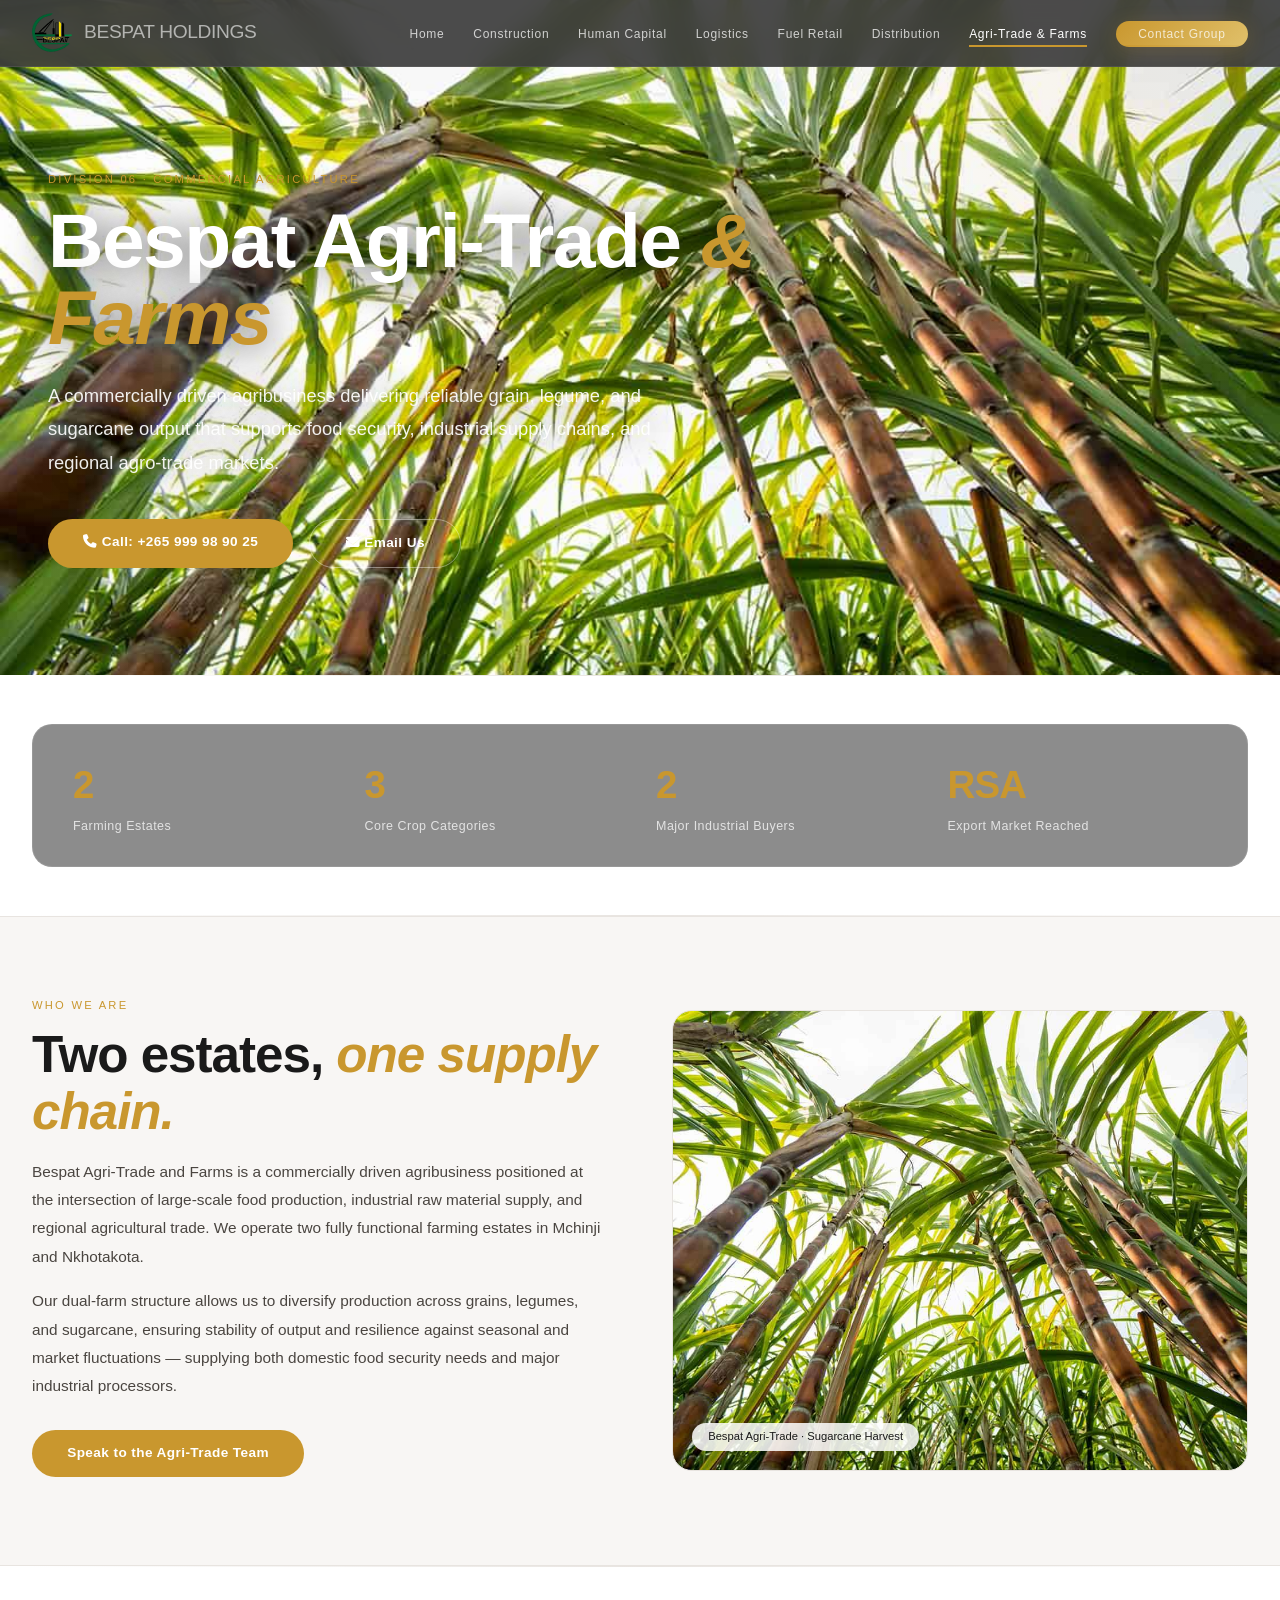
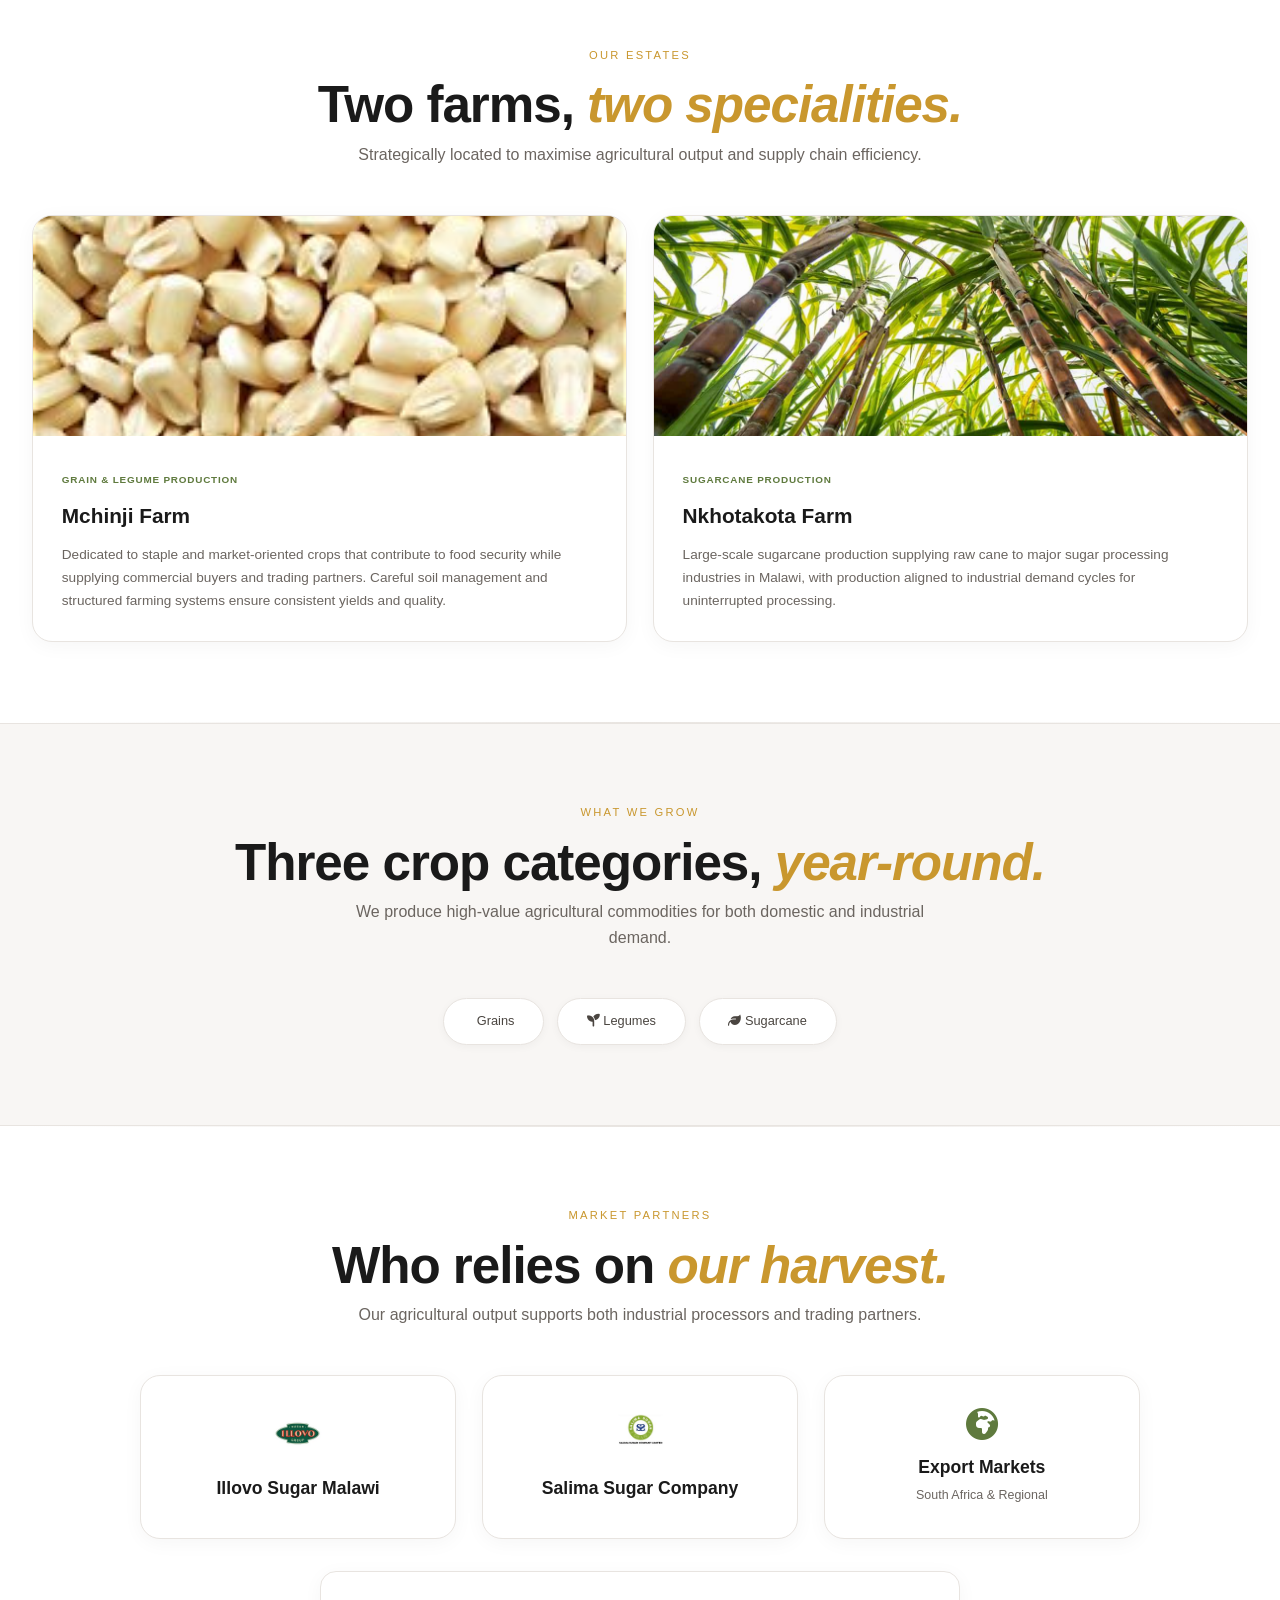
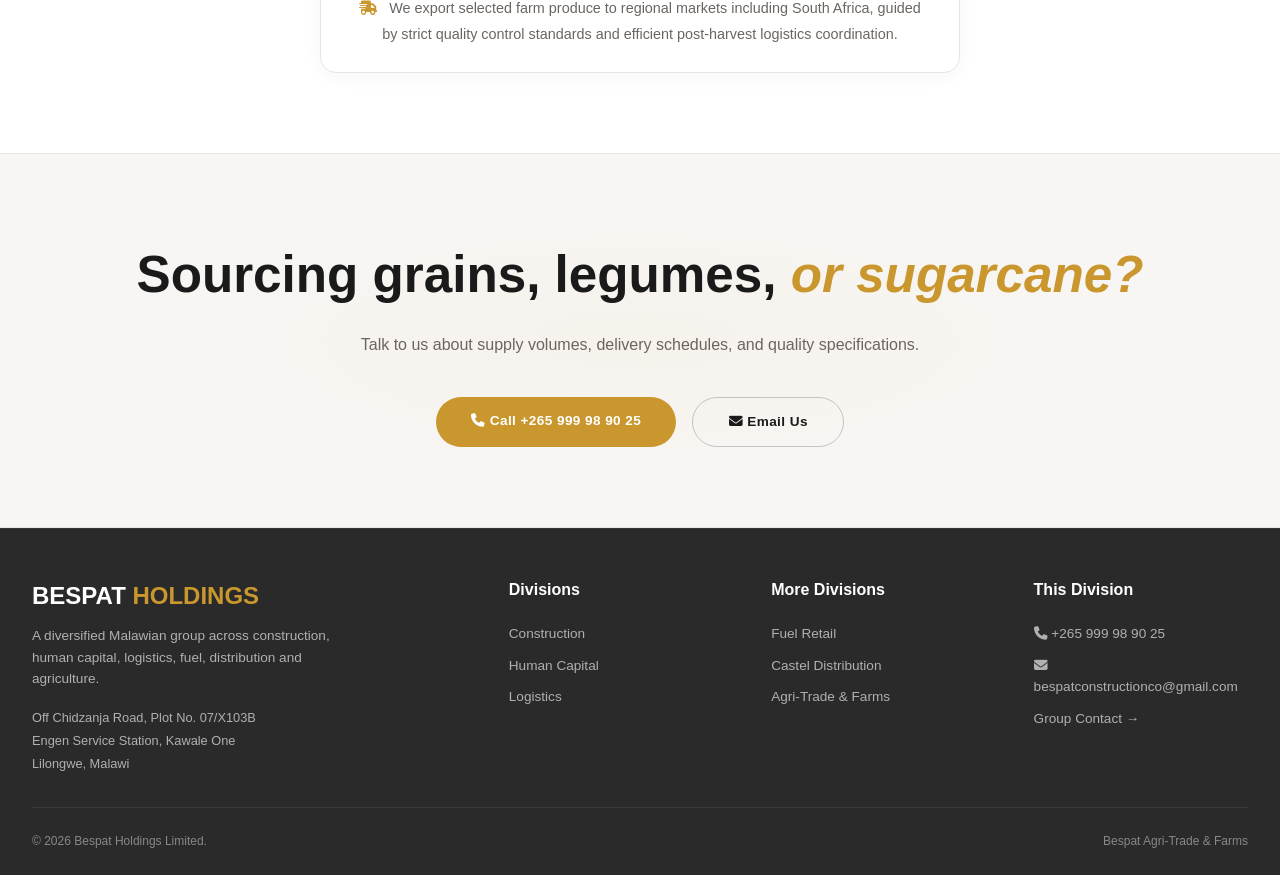
<file: agri-trade.html>
<!DOCTYPE html>
<html lang="en">
<head>
    <meta charset="UTF-8" />
    <meta name="viewport" content="width=device-width, initial-scale=1.0" />
    <title>Bespat Agri-Trade &amp; Farms — Grains, Legumes &amp; Sugarcane | Bespat Holdings</title>
    <link rel="canonical" href="https://bespat-holdings.com/" /> 
    <link rel="stylesheet" href="https://cdnjs.cloudflare.com/ajax/libs/font-awesome/6.5.0/css/all.min.css" />
    <link rel="preconnect" href="https://fonts.googleapis.com" />
    <link rel="preconnect" href="https://fonts.gstatic.com" crossorigin />
    <link href="https://fonts.googleapis.com/css2?family=Fraunces:ital,opsz,wght@0,9..144,300;0,9..144,400;0,9..144,600;0,9..144,700;1,9..144,300;1,9..144,600&family=Inter:opsz,wght@14..32,300;14..32,400;14..32,500;14..32,600&family=JetBrains+Mono:wght@400;600&display=swap" rel="stylesheet" />
    <style>
        /* ── RESET ── */
        * {
            margin: 0;
            padding: 0;
            box-sizing: border-box;
        }

        :root {
            --gold: #C9972E;
            --gold-light: #e0c06a;
            --gold-glow: rgba(201, 151, 46, 0.2);
            --dark: #0a0a0a;
            --dark-surface: #f8f6f4;
            --dark-card: #ffffff;
            --dark-border: #e8e4e0;
            --bone: #1a1a1a;
            --bone-muted: #4a4540;
            --muted: #6b6560;
            --muted-light: rgba(0, 0, 0, 0.7);
            --font-display: Arial, Helvetica, sans-serif;
            --font-body: Arial, Helvetica, sans-serif;
            --font-mono: Arial, Helvetica, sans-serif;
            --acc-agri: #5F7A3E;
        }

        body {
            background: #ffffff;
            color: var(--bone);
            font-family: var(--font-body);
            line-height: 1.6;
            overflow-x: hidden;
        }

        /* ── TYPOGRAPHY ── */
        .eyebrow {
            font-family: var(--font-mono);
            font-size: 0.7rem;
            letter-spacing: 0.2em;
            text-transform: uppercase;
            color: var(--gold);
            display: block;
            margin-bottom: 0.8rem;
            font-weight: 400;
        }

        .sec-title {
            font-family: var(--font-display);
            font-weight: 600;
            font-size: clamp(2rem, 4vw, 3.2rem);
            line-height: 1.1;
            letter-spacing: -0.02em;
            color: var(--bone);
        }
        .sec-title em {
            color: var(--gold);
            font-style: italic;
        }

        .sec-sub {
            color: var(--muted);
            font-size: 1rem;
            max-width: 600px;
            margin-top: 0.5rem;
        }

        .sec {
            padding: 5rem 0;
        }

        .sec-header {
            margin-bottom: 3rem;
        }
        .sec-header.center {
            text-align: center;
        }
        .sec-header.center .sec-sub {
            margin-left: auto;
            margin-right: auto;
        }

        .divider {
            height: 1px;
            background: linear-gradient(to right, transparent, var(--dark-border), transparent);
            margin: 0 2rem;
        }

        /* ── BUTTONS ── */
        .btn {
            display: inline-block;
            padding: 0.8rem 2.2rem;
            border-radius: 60px;
            font-weight: 600;
            font-size: 0.85rem;
            text-decoration: none;
            transition: all 0.4s cubic-bezier(0.25, 0.46, 0.45, 0.94);
            letter-spacing: 0.03em;
            border: none;
            cursor: pointer;
            position: relative;
            overflow: hidden;
        }

        .btn-gold {
            background: var(--gold);
            color: #ffffff;
        }
        .btn-gold:hover {
            background: var(--gold-light);
            transform: translateY(-3px);
            box-shadow: 0 16px 48px rgba(201, 151, 46, 0.35);
        }

        .btn-outline-light {
            background: transparent;
            color: #ffffff;
            border: 1.5px solid rgba(255, 255, 255, 0.4);
        }
        .btn-outline-light:hover {
            background: rgba(255, 255, 255, 0.15);
            border-color: var(--gold);
            color: var(--gold);
            transform: translateY(-3px);
        }

        .btn-primary {
            background: var(--gold);
            color: #ffffff;
        }
        .btn-primary:hover {
            background: var(--gold-light);
            transform: translateY(-3px);
            box-shadow: 0 16px 48px rgba(201, 151, 46, 0.3);
        }

        /* ── NAV ── DARK GREY HEADER ── */
        .site-nav {
            position: fixed;
            top: 0;
            left: 0;
            right: 0;
            z-index: 1000;
            display: flex;
            justify-content: space-between;
            align-items: center;
            padding: 0.8rem 2rem;
            background: rgba(60, 60, 60, 0.92);
            backdrop-filter: blur(12px);
            -webkit-backdrop-filter: blur(12px);
            border-bottom: 1px solid rgba(255, 255, 255, 0.08);
            transition: background 0.3s ease;
        }
        .site-nav.scrolled {
            background: rgba(40, 40, 40, 0.96);
            backdrop-filter: blur(16px);
            -webkit-backdrop-filter: blur(16px);
        }
        .nav-logo {
            display: flex;
            align-items: center;
            gap: 0.7rem;
            text-decoration: none;
            color: #ffffff;
            flex-shrink: 0;
        }
        .nav-logo img {
            height: 40px;
            width: auto;
            object-fit: contain;
            display: block;
        }
        .nav-logo .logo-text {
            font-family: var(--font-display);
            font-weight: 700;
            font-size: 1.2rem;
            letter-spacing: -0.02em;
            display: flex;
            align-items: center;
            gap: 0.5rem;
            color: #ffffff;
        }
        .nav-logo .logo-text span {
            font-weight: 300;
            color: rgba(255, 255, 255, 0.6);
        }
        .nav-logo .logo-fallback {
            display: none;
            align-items: center;
            justify-content: center;
            width: 38px;
            height: 38px;
            background: linear-gradient(135deg, var(--gold), var(--gold-light));
            color: #ffffff;
            border-radius: 50%;
            font-weight: 700;
            font-size: 1.2rem;
            font-family: var(--font-display);
            box-shadow: 0 0 30px rgba(201, 151, 46, 0.2);
        }

        .nav-hamburger {
            display: none;
            flex-direction: column;
            gap: 5px;
            cursor: pointer;
            background: none;
            border: none;
            padding: 5px;
            z-index: 1001;
        }
        .nav-hamburger span {
            display: block;
            width: 28px;
            height: 2px;
            background: #ffffff;
            transition: all 0.3s ease;
            border-radius: 2px;
        }
        .nav-hamburger.active span:nth-child(1) {
            transform: rotate(45deg) translate(5px, 5px);
        }
        .nav-hamburger.active span:nth-child(2) {
            opacity: 0;
        }
        .nav-hamburger.active span:nth-child(3) {
            transform: rotate(-45deg) translate(5px, -5px);
        }

        .nav-links {
            display: flex;
            gap: 1.8rem;
            list-style: none;
            align-items: center;
            transition: all 0.3s ease;
        }
        .nav-links a {
            color: rgba(255, 255, 255, 0.75);
            text-decoration: none;
            font-size: 0.75rem;
            font-weight: 500;
            letter-spacing: 0.06em;
            transition: 0.3s;
            border-bottom: 2px solid transparent;
            padding-bottom: 0.25rem;
            white-space: nowrap;
        }
        .nav-links a:hover,
        .nav-links a.active {
            color: #ffffff;
            border-bottom-color: var(--gold);
        }
        .nav-cta {
            background: linear-gradient(135deg, var(--gold), var(--gold-light));
            color: #ffffff;
            padding: 0.4rem 1.4rem;
            border-radius: 40px;
            font-weight: 700;
            font-size: 0.7rem;
            text-decoration: none;
            transition: 0.3s;
            letter-spacing: 0.05em;
            box-shadow: 0 4px 20px rgba(201, 151, 46, 0.2);
            white-space: nowrap;
        }
        .nav-cta:hover {
            transform: translateY(-2px);
            box-shadow: 0 8px 32px rgba(201, 151, 46, 0.35);
        }

        /* ── MOBILE NAV TOGGLE ── */
        @media (max-width: 768px) {
            .nav-hamburger {
                display: flex;
            }
            .nav-links {
                position: fixed;
                top: 0;
                right: -100%;
                width: 280px;
                height: 100vh;
                background: rgba(40, 40, 40, 0.98);
                backdrop-filter: blur(20px);
                -webkit-backdrop-filter: blur(20px);
                flex-direction: column;
                padding: 5rem 2rem 2rem;
                gap: 1.5rem;
                align-items: flex-start;
                transition: right 0.3s ease;
                border-left: 1px solid rgba(255, 255, 255, 0.05);
            }
            .nav-links.open {
                right: 0;
            }
            .nav-links a {
                font-size: 1rem;
                white-space: normal;
                color: rgba(255, 255, 255, 0.8);
            }
            .nav-cta {
                align-self: flex-start;
                font-size: 0.85rem;
                padding: 0.6rem 2rem;
                color: #ffffff;
            }
            .site-nav {
                padding: 0.6rem 1.2rem;
            }
            .nav-logo img {
                height: 32px;
            }
            .nav-logo .logo-text {
                font-size: 1rem;
            }
        }

        /* ── PAGE HERO ── */
        .page-hero {
            position: relative;
            min-height: 75vh;
            display: flex;
            align-items: center;
            padding: 8rem 3rem 4rem;
            overflow: hidden;
            background: #1a1a1a;
        }

        .page-hero-bg {
            position: absolute;
            inset: 0;
            z-index: 0;
            background-image: url('sugarcane.jpg');
            background-size: cover;
            background-position: center 40%;
            background-repeat: no-repeat;
        }
        /* NO overlay — image stays fully clear */

        .page-hero .gold-accent {
            position: absolute;
            width: 700px;
            height: 700px;
            border-radius: 50%;
            background: radial-gradient(circle, rgba(201, 151, 46, 0.08) 0%, transparent 70%);
            top: -250px;
            right: -200px;
            z-index: 1;
            pointer-events: none;
        }
        .page-hero .gold-accent-2 {
            position: absolute;
            width: 500px;
            height: 500px;
            border-radius: 50%;
            background: radial-gradient(circle, rgba(201, 151, 46, 0.05) 0%, transparent 70%);
            bottom: -200px;
            left: -100px;
            z-index: 1;
            pointer-events: none;
        }

        .page-hero-inner {
            position: relative;
            z-index: 2;
            max-width: 860px;
        }

        .page-hero h1 {
            font-family: var(--font-display);
            font-weight: 700;
            font-size: clamp(2.8rem, 6vw, 4.8rem);
            line-height: 1.0;
            letter-spacing: -0.02em;
            color: #ffffff;
            text-shadow: 0 4px 40px rgba(0, 0, 0, 0.7);
        }
        .page-hero h1 em {
            color: var(--gold);
            font-style: italic;
            font-weight: 600;
        }

        .page-hero p.lead {
            font-size: 1.15rem;
            color: rgba(255, 255, 255, 0.92);
            margin-top: 1.5rem;
            max-width: 620px;
            line-height: 1.8;
            text-shadow: 0 2px 30px rgba(0, 0, 0, 0.5);
            font-weight: 400;
        }

        .page-hero-btns {
            display: flex;
            gap: 1rem;
            margin-top: 2.5rem;
            flex-wrap: wrap;
        }

        /* ── STATS BAR ── */
        .stats-bar {
            display: grid;
            grid-template-columns: repeat(4, 1fr);
            gap: 2rem;
            max-width: 1240px;
            margin: 0 auto;
            background: rgba(0, 0, 0, 0.45);
            backdrop-filter: blur(10px);
            padding: 1.8rem 2.5rem;
            border-radius: 20px;
            border: 1px solid rgba(255, 255, 255, 0.1);
        }
        .stat-num {
            font-family: var(--font-mono);
            font-size: 2.4rem;
            font-weight: 600;
            color: var(--gold);
            letter-spacing: -0.02em;
        }
        .stat-label {
            font-size: 0.78rem;
            color: rgba(255, 255, 255, 0.75);
            font-weight: 400;
            letter-spacing: 0.04em;
            margin-top: 0.1rem;
        }

        /* ── ABOUT ── */
        .about-grid {
            display: grid;
            grid-template-columns: 1fr 1fr;
            gap: 4rem;
            align-items: center;
            max-width: 1240px;
            margin: 0 auto;
        }
        .about-body p {
            font-size: 0.96rem;
            color: var(--bone-muted);
            line-height: 1.85;
            margin-bottom: 1rem;
        }
        .about-img-wrap {
            aspect-ratio: 4/3.2;
            background: var(--dark-card);
            border-radius: 20px;
            border: 1px solid var(--dark-border);
            display: flex;
            align-items: flex-end;
            justify-content: flex-start;
            gap: 0.6rem;
            background-image: url('sugarcane.jpg');
            background-size: cover;
            background-position: center;
            position: relative;
            overflow: hidden;
            padding: 1.2rem;
        }
        .about-img-wrap span {
            z-index: 1;
            background: rgba(255, 255, 255, 0.85);
            padding: 0.3rem 1rem;
            border-radius: 20px;
            font-size: 0.7rem;
            color: var(--bone);
        }

        /* ── FARM GRID ── */
        .farm-grid {
            display: grid;
            grid-template-columns: repeat(2, 1fr);
            gap: 1.6rem;
            max-width: 1240px;
            margin: 0 auto;
        }
        .farm-card {
            background: #ffffff;
            border: 1px solid var(--dark-border);
            border-radius: 20px;
            overflow: hidden;
            transition: all 0.5s cubic-bezier(0.25, 0.46, 0.45, 0.94);
            box-shadow: 0 4px 20px rgba(0, 0, 0, 0.04);
        }
        .farm-card:hover {
            transform: translateY(-8px);
            border-color: var(--acc-agri);
            box-shadow: 0 32px 64px rgba(0, 0, 0, 0.08);
        }
        .farm-card .farm-img {
            height: 220px;
            overflow: hidden;
            position: relative;
        }
        .farm-card .farm-img img {
            width: 100%;
            height: 100%;
            object-fit: cover;
            transition: 0.5s;
        }
        .farm-card:hover .farm-img img {
            transform: scale(1.05);
        }
        .farm-body {
            padding: 1.8rem;
        }
        .farm-body .tag {
            font-family: var(--font-mono);
            font-size: 0.62rem;
            letter-spacing: 0.08em;
            text-transform: uppercase;
            color: var(--acc-agri);
            font-weight: 700;
        }
        .farm-body h3 {
            font-family: var(--font-display);
            font-size: 1.3rem;
            color: var(--bone);
            margin: 0.5rem 0 0.7rem;
        }
        .farm-body p {
            font-size: 0.85rem;
            color: var(--muted);
            line-height: 1.7;
        }

        /* ── CROP ROW ── */
        .crop-row {
            display: flex;
            flex-wrap: wrap;
            gap: 0.8rem;
            max-width: 1100px;
            margin: 0 auto;
            justify-content: center;
        }
        .crop-chip {
            font-family: var(--font-mono);
            font-size: 0.8rem;
            border: 1px solid var(--dark-border);
            padding: 0.75rem 1.8rem;
            border-radius: 40px;
            background: #ffffff;
            color: var(--bone-muted);
            transition: 0.3s;
            box-shadow: 0 2px 8px rgba(0, 0, 0, 0.04);
        }
        .crop-chip:hover {
            border-color: var(--acc-agri);
            color: var(--bone);
            transform: translateY(-2px);
        }

        /* ── MARKET GRID ── */
        .market-grid {
            display: grid;
            grid-template-columns: repeat(3, 1fr);
            gap: 1.6rem;
            max-width: 1000px;
            margin: 0 auto;
        }
        .market-card {
            background: #ffffff;
            border: 1px solid var(--dark-border);
            border-radius: 20px;
            padding: 2rem 1.8rem;
            text-align: center;
            transition: all 0.5s cubic-bezier(0.25, 0.46, 0.45, 0.94);
            box-shadow: 0 4px 20px rgba(0, 0, 0, 0.04);
        }
        .market-card:hover {
            transform: translateY(-6px);
            border-color: var(--acc-agri);
            box-shadow: 0 24px 48px rgba(0, 0, 0, 0.08);
        }
        .market-card i {
            color: var(--acc-agri);
            font-size: 2rem;
            margin-bottom: 0.8rem;
            display: block;
        }
        .market-card h4 {
            font-family: var(--font-display);
            font-size: 1.1rem;
            color: var(--bone);
        }
        .market-card .market-logo {
            height: 50px;
            width: auto;
            object-fit: contain;
            transition: 0.3s;
            margin-bottom: 0.5rem;
        }
        .market-card:hover .market-logo {
            transform: scale(1.05);
        }

        /* ── EXPORT NOTE ── */
        .export-note {
            text-align: center;
            max-width: 640px;
            margin: 2rem auto 0;
            font-size: 0.9rem;
            color: var(--muted);
            line-height: 1.8;
            padding: 1.5rem 2rem;
            background: #ffffff;
            border-radius: 16px;
            border: 1px solid var(--dark-border);
            box-shadow: 0 4px 20px rgba(0, 0, 0, 0.04);
        }
        .export-note i {
            color: var(--gold);
            margin-right: 0.5rem;
        }

        /* ── CTA ── */
        .cta-band {
            background: #f8f6f4;
            border-top: 1px solid var(--dark-border);
            border-bottom: 1px solid var(--dark-border);
            text-align: center;
            padding: 5rem 3rem;
            position: relative;
            overflow: hidden;
        }
        .cta-band::before {
            content: '';
            position: absolute;
            inset: 0;
            background: radial-gradient(ellipse at center, rgba(201, 151, 46, 0.04) 0%, transparent 60%);
        }
        .cta-band h2 {
            font-family: var(--font-display);
            font-weight: 600;
            font-size: clamp(2rem, 4.6vw, 3.2rem);
            position: relative;
            z-index: 1;
            color: var(--bone);
        }
        .cta-band h2 em {
            color: var(--gold);
            font-style: italic;
        }
        .cta-band p {
            color: var(--muted);
            margin: 1rem 0 2rem;
            position: relative;
            z-index: 1;
        }
        .cta-band .page-hero-btns {
            justify-content: center;
            position: relative;
            z-index: 1;
        }
        .cta-band .btn-outline-light {
            color: var(--bone);
            border-color: rgba(0, 0, 0, 0.2);
        }
        .cta-band .btn-outline-light:hover {
            color: var(--gold);
            border-color: var(--gold);
        }

        /* ── FOOTER (DARK GREY) ── */
        .site-footer {
            background: #2a2a2a;
            border-top: 1px solid rgba(255, 255, 255, 0.06);
            padding: 3rem 2rem 1.5rem;
            color: #d0d0d0;
        }
        .footer-grid {
            max-width: 1240px;
            margin: 0 auto;
            display: grid;
            grid-template-columns: 2fr 1fr 1fr 1fr;
            gap: 3rem;
        }
        .footer-brand .fb-logo {
            font-family: var(--font-display);
            font-weight: 700;
            font-size: 1.5rem;
            color: #ffffff;
        }
        .footer-brand .fb-logo span {
            color: var(--gold);
        }
        .footer-brand .fb-tag {
            color: #b0b0b0;
            font-size: 0.85rem;
            max-width: 300px;
            margin: 0.6rem 0 1rem;
        }
        .footer-brand .fb-addr {
            color: #b0b0b0;
            font-size: 0.8rem;
            line-height: 1.8;
        }
        .footer-col h4 {
            font-family: var(--font-display);
            font-size: 1rem;
            margin-bottom: 1rem;
            color: #ffffff;
        }
        .footer-col a {
            display: block;
            color: #b0b0b0;
            text-decoration: none;
            font-size: 0.85rem;
            padding: 0.3rem 0;
            transition: 0.3s;
        }
        .footer-col a:hover {
            color: var(--gold);
            padding-left: 0.3rem;
        }
        .footer-bottom {
            max-width: 1240px;
            margin: 2rem auto 0;
            padding-top: 1.5rem;
            border-top: 1px solid rgba(255, 255, 255, 0.08);
            display: flex;
            justify-content: space-between;
            font-size: 0.75rem;
            color: #888;
        }

        /* ── RESPONSIVE ── */
        @media (max-width: 980px) {
            .farm-grid {
                grid-template-columns: 1fr;
            }
            .market-grid {
                grid-template-columns: 1fr 1fr;
            }
            .about-grid {
                grid-template-columns: 1fr;
                gap: 2.2rem;
            }
            .stats-bar {
                grid-template-columns: repeat(2, 1fr);
                gap: 1.5rem;
                padding: 1.2rem 1.8rem;
            }
            .footer-grid {
                grid-template-columns: 1fr 1fr;
                gap: 2rem;
            }
            .page-hero {
                padding: 7rem 1.5rem 3rem;
                min-height: 60vh;
            }
        }
        @media (max-width: 640px) {
            .farm-grid {
                grid-template-columns: 1fr;
            }
            .market-grid {
                grid-template-columns: 1fr;
            }
            .stats-bar {
                grid-template-columns: 1fr 1fr;
                gap: 1rem;
                padding: 1rem;
            }
            .stat-num {
                font-size: 1.8rem;
            }
            .page-hero {
                padding: 6rem 1.2rem 2rem;
                min-height: 50vh;
            }
            .footer-grid {
                grid-template-columns: 1fr;
                gap: 1.5rem;
            }
            .footer-bottom {
                flex-direction: column;
                gap: 0.5rem;
                text-align: center;
            }
            .page-hero h1 {
                font-size: 2.2rem;
            }
            .page-hero p.lead {
                font-size: 0.95rem;
            }
            .crop-chip {
                font-size: 0.7rem;
                padding: 0.5rem 1.2rem;
            }
            .export-note {
                font-size: 0.8rem;
                padding: 1rem;
            }
            .farm-card .farm-img {
                height: 160px;
            }
        }
    </style>
</head>
<body>

    <!-- ══ NAV ══ -->
    <nav class="site-nav" id="siteNav">
        <a class="nav-logo" href="index.html">
            <img src="HUMAN logo.png" alt="Bespat Holdings Logo" onerror="this.style.display='none'; this.parentElement.querySelector('.logo-fallback').style.display='flex';" />
            <div class="logo-text" style="display:flex; align-items:center; gap:0.7rem;">
                <span class="logo-fallback">B</span>
                <span>BESPAT <span style="font-weight:300;color:rgba(255,255,255,0.6);">HOLDINGS</span></span>
            </div>
        </a>

        <button class="nav-hamburger" id="hamburger" aria-label="Toggle navigation">
            <span></span>
            <span></span>
            <span></span>
        </button>

        <ul class="nav-links" id="navLinks">
            <li><a href="index.html">Home</a></li>
            <li><a href="construction.html">Construction</a></li>
            <li><a href="human-capital.html">Human Capital</a></li>
            <li><a href="logistics.html">Logistics</a></li>
            <li><a href="fuel-retail.html">Fuel Retail</a></li>
            <li><a href="distribution.html">Distribution</a></li>
            <li><a href="agri-trade.html" class="active">Agri-Trade &amp; Farms</a></li>
            <li><a class="nav-cta" href="contact-group.html">Contact Group</a></li>
        </ul>
    </nav>

    <!-- ══ PAGE HERO ══ -->
    <header class="page-hero">
        <div class="page-hero-bg"></div>
        <div class="gold-accent"></div>
        <div class="gold-accent-2"></div>
        <div class="page-hero-inner">
            <span class="eyebrow" style="color:var(--gold); text-shadow:0 2px 10px rgba(0,0,0,0.5);">Division 06 · Commercial Agriculture</span>
            <h1>Bespat Agri-Trade <em>&amp; Farms</em></h1>
            <p class="lead">A commercially driven agribusiness delivering reliable grain, legume, and sugarcane output that supports food security, industrial supply chains, and regional agro-trade markets.</p>
            <div class="page-hero-btns">
                <a class="btn btn-gold" href="tel: +265999989025"><i class="fa-solid fa-phone"></i> Call:  +265 999 98 90 25</a>
                <a class="btn btn-outline-light" href="mailto:bespatconstructionco@gmail.com"><i class="fa-solid fa-envelope"></i> Email Us</a>
            </div>
        </div>
    </header>

    <div class="divider"></div>

    <!-- ══ STATS ══ -->
    <section class="sec" style="background: #ffffff; padding-top: 3rem; padding-bottom: 3rem;">
        <div class="container" style="max-width:1280px;margin:0 auto;padding:0 2rem;">
            <div class="stats-bar">
                <div><div class="stat-num">2</div><div class="stat-label">Farming Estates</div></div>
                <div><div class="stat-num">3</div><div class="stat-label">Core Crop Categories</div></div>
                <div><div class="stat-num">2</div><div class="stat-label">Major Industrial Buyers</div></div>
                <div><div class="stat-num">RSA</div><div class="stat-label">Export Market Reached</div></div>
            </div>
        </div>
    </section>

    <div class="divider"></div>

    <!-- ══ ABOUT ══ -->
    <section class="sec" style="background: #f8f6f4; border-top: 1px solid var(--dark-border); border-bottom: 1px solid var(--dark-border);">
        <div class="container" style="max-width:1280px;margin:0 auto;padding:0 2rem;">
            <div class="about-grid">
                <div class="about-body">
                    <span class="eyebrow">Who We Are</span>
                    <h2 class="sec-title" style="margin-bottom:1.1rem">Two estates, <em>one supply chain.</em></h2>
                    <p>Bespat Agri-Trade and Farms is a commercially driven agribusiness positioned at the intersection of large-scale food production, industrial raw material supply, and regional agricultural trade. We operate two fully functional farming estates in Mchinji and Nkhotakota.</p>
                    <p>Our dual-farm structure allows us to diversify production across grains, legumes, and sugarcane, ensuring stability of output and resilience against seasonal and market fluctuations — supplying both domestic food security needs and major industrial processors.</p>
                    <a class="btn btn-primary" href="contact-group.html" style="margin-top:0.8rem">Speak to the Agri-Trade Team</a>
                </div>
                <div class="about-img-wrap">
                    <span>Bespat Agri-Trade · Sugarcane Harvest</span>
                </div>
            </div>
        </div>
    </section>

    <div class="divider"></div>

    <!-- ══ FARMS ══ -->
    <section class="sec" style="background: #ffffff;">
        <div class="container" style="max-width:1280px;margin:0 auto;padding:0 2rem;">
            <div class="sec-header center">
                <span class="eyebrow">Our Estates</span>
                <h2 class="sec-title">Two farms, <em>two specialities.</em></h2>
                <p class="sec-sub" style="margin-left:auto;margin-right:auto;">Strategically located to maximise agricultural output and supply chain efficiency.</p>
            </div>
            <div class="farm-grid">
                <div class="farm-card">
                    <div class="farm-img">
                        <img src="grains.jpg" alt="Mchinji Farm - Grains & Legumes" />
                    </div>
                    <div class="farm-body">
                        <span class="tag">Grain &amp; Legume Production</span>
                        <h3>Mchinji Farm</h3>
                        <p>Dedicated to staple and market-oriented crops that contribute to food security while supplying commercial buyers and trading partners. Careful soil management and structured farming systems ensure consistent yields and quality.</p>
                    </div>
                </div>
                <div class="farm-card">
                    <div class="farm-img">
                        <img src="sugarcane.jpg" alt="Nkhotakota Farm - Sugarcane" />
                    </div>
                    <div class="farm-body">
                        <span class="tag">Sugarcane Production</span>
                        <h3>Nkhotakota Farm</h3>
                        <p>Large-scale sugarcane production supplying raw cane to major sugar processing industries in Malawi, with production aligned to industrial demand cycles for uninterrupted processing.</p>
                    </div>
                </div>
            </div>
        </div>
    </section>

    <div class="divider"></div>

    <!-- ══ CROPS ══ -->
    <section class="sec" style="background: #f8f6f4; border-top: 1px solid var(--dark-border); border-bottom: 1px solid var(--dark-border);">
        <div class="container" style="max-width:1280px;margin:0 auto;padding:0 2rem;">
            <div class="sec-header center">
                <span class="eyebrow">What We Grow</span>
                <h2 class="sec-title">Three crop categories, <em>year-round.</em></h2>
                <p class="sec-sub" style="margin-left:auto;margin-right:auto;">We produce high-value agricultural commodities for both domestic and industrial demand.</p>
            </div>
            <div class="crop-row">
                <span class="crop-chip"><i class="fa-solid fa-wheat"></i> Grains</span>
                <span class="crop-chip"><i class="fa-solid fa-seedling"></i> Legumes</span>
                <span class="crop-chip"><i class="fa-solid fa-leaf"></i> Sugarcane</span>
            </div>
        </div>
    </section>

    <div class="divider"></div>

    <!-- ══ MARKET PARTNERS ══ -->
    <section class="sec" style="background: #ffffff;">
        <div class="container" style="max-width:1280px;margin:0 auto;padding:0 2rem;">
            <div class="sec-header center">
                <span class="eyebrow">Market Partners</span>
                <h2 class="sec-title">Who relies on <em>our harvest.</em></h2>
                <p class="sec-sub" style="margin-left:auto;margin-right:auto;">Our agricultural output supports both industrial processors and trading partners.</p>
            </div>
            <div class="market-grid">
                <div class="market-card">
                    <img src="illovosugarlogo.jpg" alt="Illovo Sugar Malawi" class="market-logo" />
                    <h4>Illovo Sugar Malawi</h4>
                </div>
                <div class="market-card">
                    <img src="salimasugarlogo.jpg" alt="Salima Sugar Company" class="market-logo" />
                    <h4>Salima Sugar Company</h4>
                </div>
                <div class="market-card">
                    <i class="fa-solid fa-earth-africa"></i>
                    <h4>Export Markets</h4>
                    <p style="font-size:0.78rem;color:var(--muted);margin-top:0.3rem;">South Africa &amp; Regional</p>
                </div>
            </div>
            <div class="export-note">
                <i class="fa-solid fa-truck-fast"></i>
                We export selected farm produce to regional markets including South Africa, guided by strict quality control standards and efficient post-harvest logistics coordination.
            </div>
        </div>
    </section>

    <!-- ══ CTA ══ -->
    <div class="cta-band">
        <h2>Sourcing grains, legumes, <em>or sugarcane?</em></h2>
        <p>Talk to us about supply volumes, delivery schedules, and quality specifications.</p>
        <div class="page-hero-btns">
            <a class="btn btn-gold" href="tel: +265999989025"><i class="fa-solid fa-phone"></i> Call  +265 999 98 90 25</a>
            <a class="btn btn-outline-light" href="mailto:bespatconstructionco@gmail.com"><i class="fa-solid fa-envelope"></i> Email Us</a>
        </div>
    </div>

    <!-- ══ FOOTER (DARK GREY) ══ -->
    <footer class="site-footer">
        <div class="footer-grid">
            <div class="footer-brand">
                <div class="fb-logo">BESPAT <span>HOLDINGS</span></div>
                <p class="fb-tag">A diversified Malawian group across construction, human capital, logistics, fuel, distribution and agriculture.</p>
                <p class="fb-addr">Off Chidzanja Road, Plot No. 07/X103B<br>Engen Service Station, Kawale One<br>Lilongwe, Malawi</p>
            </div>
            <div class="footer-col">
                <h4>Divisions</h4>
                <a href="construction.html">Construction</a>
                <a href="human-capital.html">Human Capital</a>
                <a href="logistics.html">Logistics</a>
            </div>
            <div class="footer-col">
                <h4>More Divisions</h4>
                <a href="fuel-retail.html">Fuel Retail</a>
                <a href="distribution.html">Castel Distribution</a>
                <a href="agri-trade.html">Agri-Trade &amp; Farms</a>
            </div>
            <div class="footer-col">
                <h4>This Division</h4>
                <a href="tel: +265999989025"><i class="fa-solid fa-phone"></i>  +265 999 98 90 25</a>
                <a href="mailto:bespatconstructionco@gmail.com"><i class="fa-solid fa-envelope"></i> bespatconstructionco@gmail.com</a>
                <a href="contact-group.html">Group Contact →</a>
            </div>
        </div>
        <div class="footer-bottom">
            <span>© 2026 Bespat Holdings Limited.</span>
            <span>Bespat Agri-Trade &amp; Farms</span>
        </div>
    </footer>

    <script>
        // ── HAMBURGER MENU TOGGLE ──
        const hamburger = document.getElementById('hamburger');
        const navLinks = document.getElementById('navLinks');

        hamburger.addEventListener('click', function() {
            this.classList.toggle('active');
            navLinks.classList.toggle('open');
        });

        document.querySelectorAll('.nav-links a').forEach(link => {
            link.addEventListener('click', () => {
                hamburger.classList.remove('active');
                navLinks.classList.remove('open');
            });
        });

        document.addEventListener('click', function(e) {
            if (!e.target.closest('.site-nav')) {
                hamburger.classList.remove('active');
                navLinks.classList.remove('open');
            }
        });

        window.addEventListener('scroll', function() {
            const nav = document.getElementById('siteNav');
            if (window.scrollY > 50) {
                nav.classList.add('scrolled');
            } else {
                nav.classList.remove('scrolled');
            }
        });
    </script>
</body>
</html>
</file>
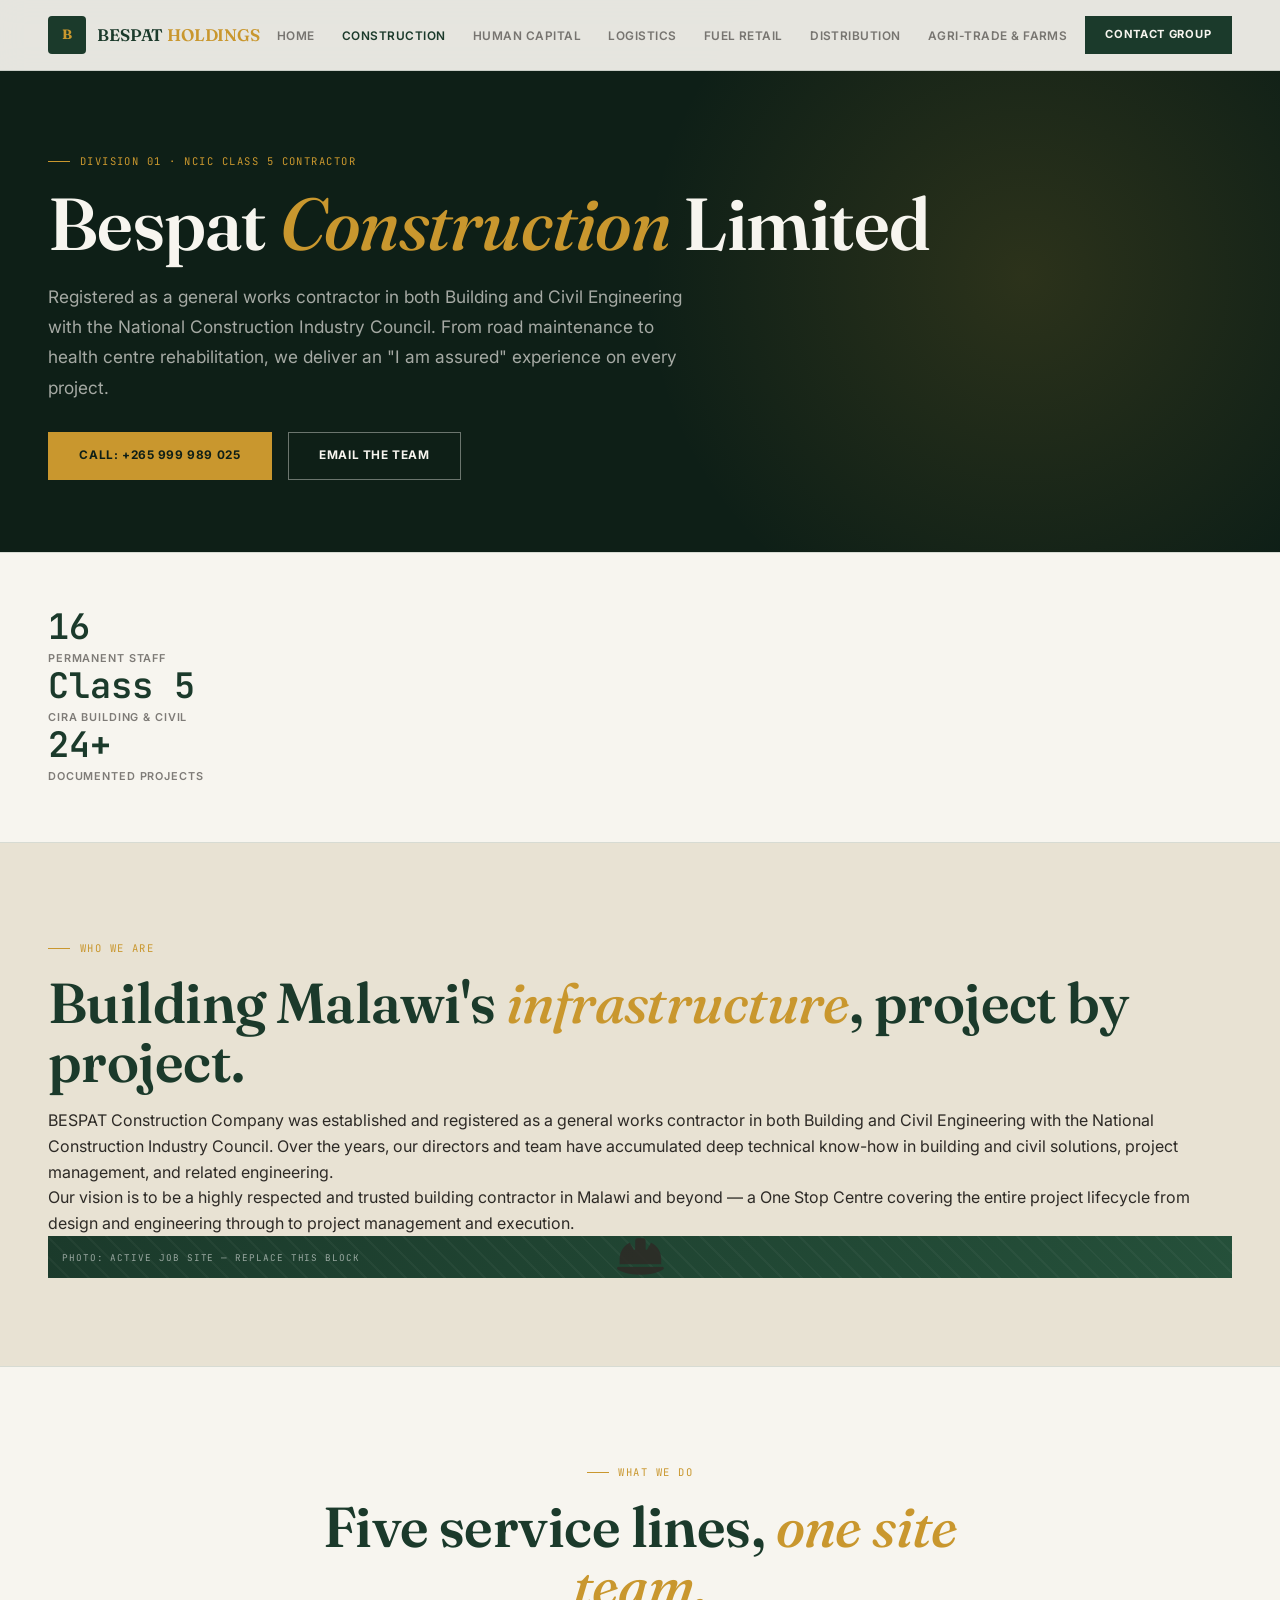
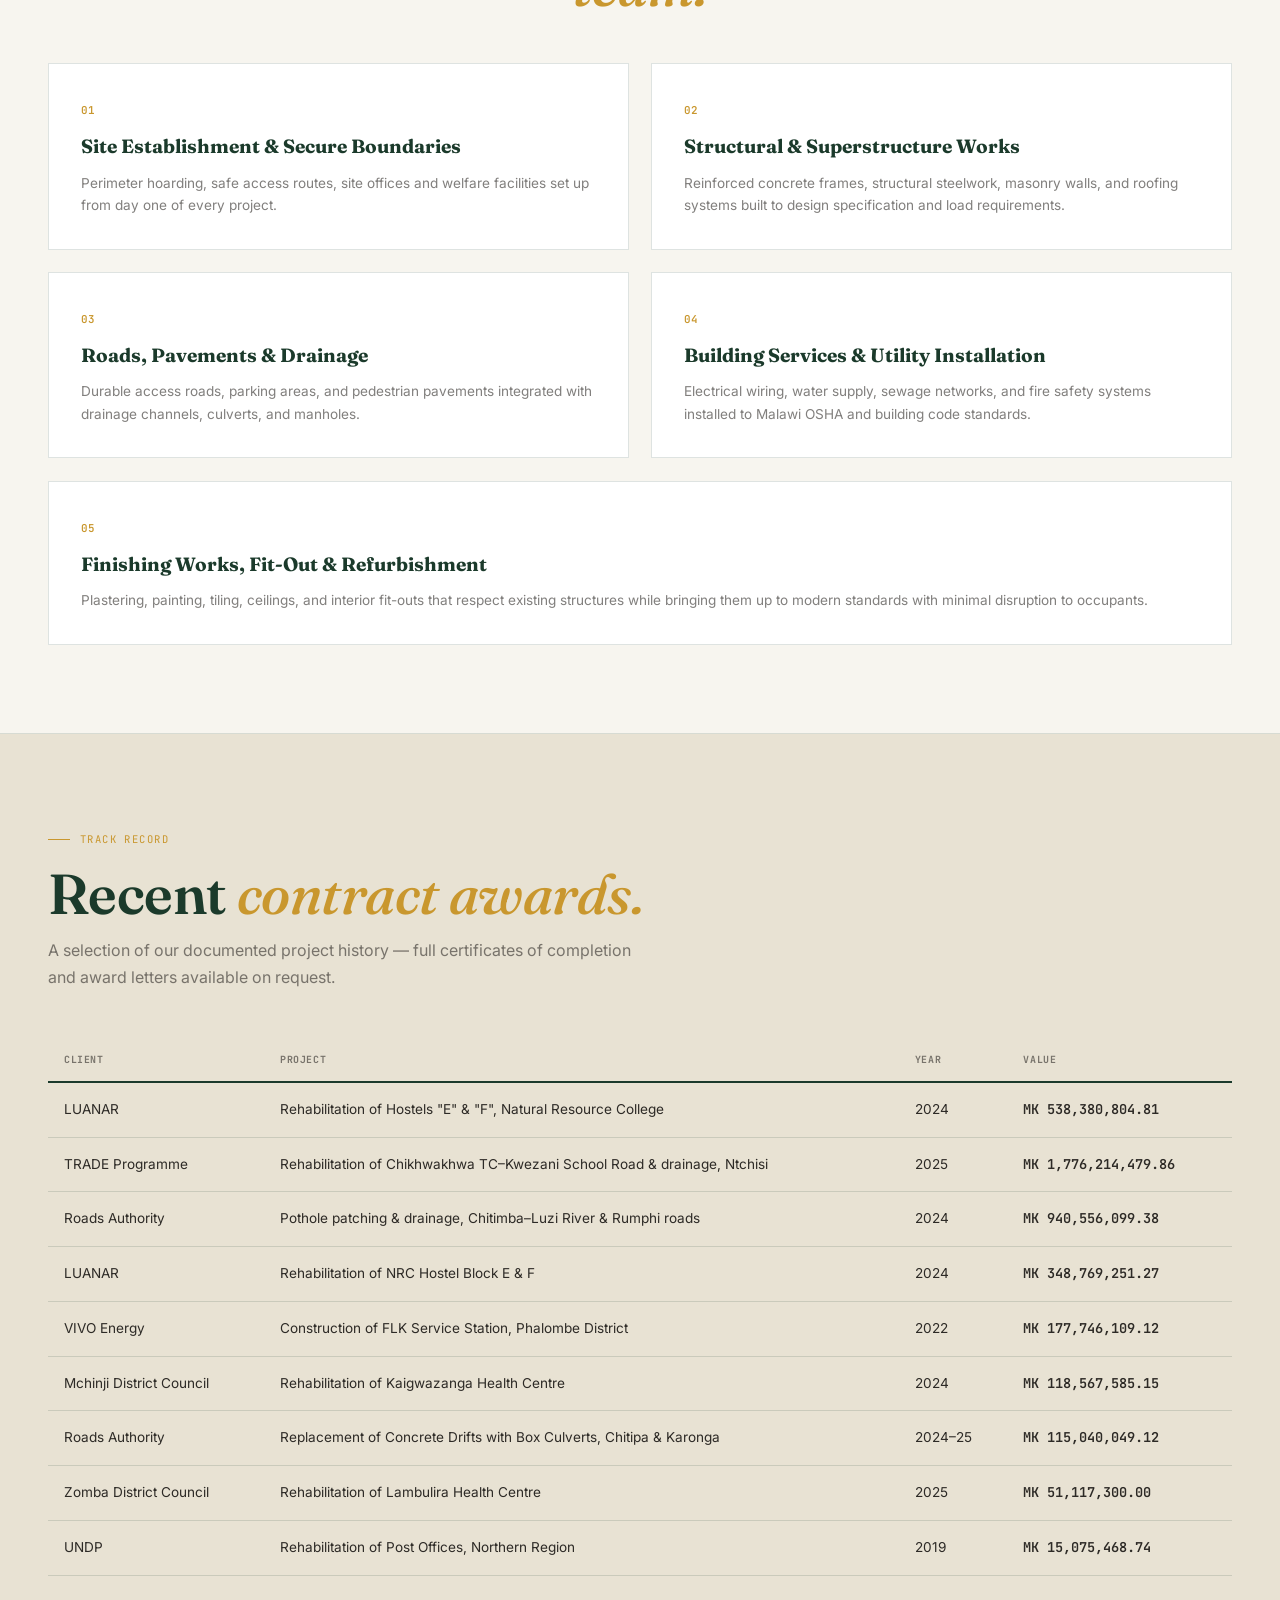
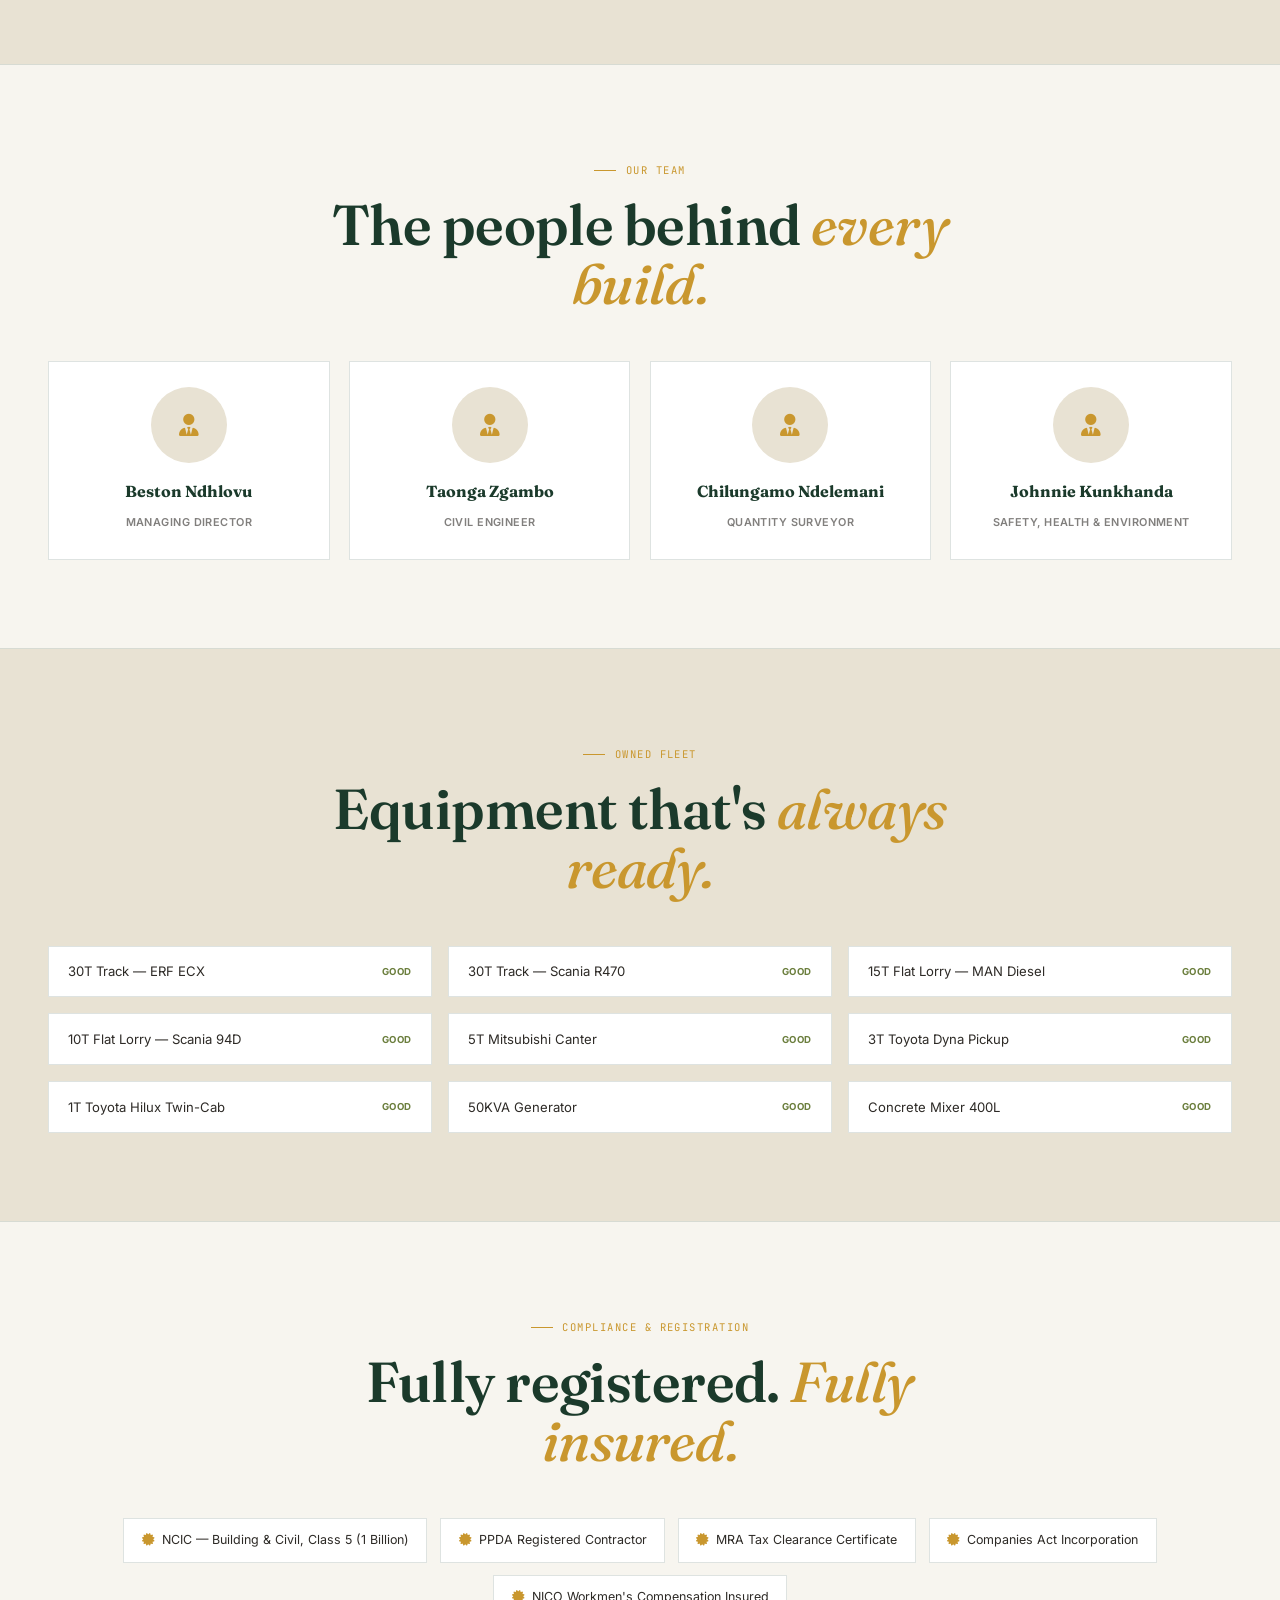
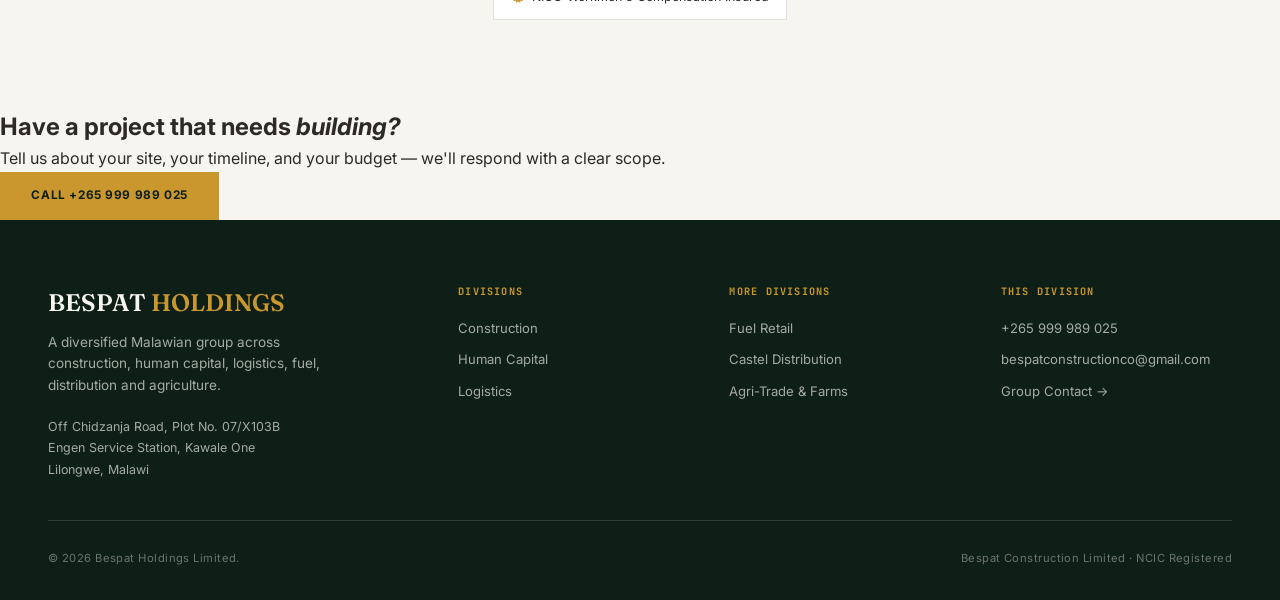
<file: constructions.html>
<!DOCTYPE html>
<html lang="en">
<head>
<meta charset="UTF-8">
<meta name="viewport" content="width=device-width, initial-scale=1.0">
<title>Bespat Construction Limited — Building &amp; Civil Engineering | Bespat Holdings</title>
  <link rel="canonical" href="https://bespat-holdings.com/" /> 
<link rel="stylesheet" href="https://cdnjs.cloudflare.com/ajax/libs/font-awesome/6.5.0/css/all.min.css">
<link rel="stylesheet" href="shared.css">
<style>
:root { --accent: var(--acc-construction); }
.services-grid { display: grid; grid-template-columns: repeat(2, 1fr); gap: 1.4rem; max-width: 1240px; margin: 0 auto; }
.service-card { padding: 2rem; border: 1px solid var(--border); background: #fff; }
.service-num { font-family: 'JetBrains Mono', monospace; font-size: 0.68rem; color: var(--accent); font-weight: 600; }
.service-card h3 { font-family: 'Fraunces', serif; font-size: 1.2rem; color: var(--forest); margin: 0.6rem 0 0.6rem; }
.service-card p { font-size: 0.85rem; color: var(--muted); line-height: 1.65; }

.projects-table { width: 100%; max-width: 1240px; margin: 0 auto; border-collapse: collapse; font-size: 0.85rem; }
.projects-table th { text-align: left; font-family:'JetBrains Mono',monospace; font-size:0.62rem; letter-spacing:0.06em; text-transform:uppercase; color: var(--muted); padding: 0.8rem 1rem; border-bottom: 2px solid var(--forest); }
.projects-table td { padding: 1rem 1rem; border-bottom: 1px solid var(--border); color: var(--charcoal); vertical-align: top; }
.projects-table tr:hover td { background: var(--sand); }
.amount { font-family: 'JetBrains Mono', monospace; font-weight: 600; color: var(--forest); white-space: nowrap; }

.team-grid { display: grid; grid-template-columns: repeat(4, 1fr); gap: 1.2rem; max-width: 1240px; margin: 0 auto; }
.team-card { text-align: center; padding: 1.6rem 1.2rem; border: 1px solid var(--border); background: #fff; }
.team-photo { width: 76px; height: 76px; border-radius: 50%; margin: 0 auto 1rem; background: var(--sand); display:flex; align-items:center; justify-content:center; color: var(--accent); font-size: 1.4rem; }
.team-card h4 { font-family: 'Fraunces', serif; font-size: 1rem; color: var(--forest); margin-bottom: 0.2rem; }
.team-card span { font-size: 0.68rem; letter-spacing: 0.04em; text-transform: uppercase; color: var(--muted); font-weight: 600; }

.equip-grid { display: grid; grid-template-columns: repeat(3, 1fr); gap: 1rem; max-width: 1240px; margin: 0 auto; }
.equip-row { display:flex; justify-content:space-between; align-items:center; padding: 0.9rem 1.2rem; border: 1px solid var(--border); background:#fff; font-size: 0.82rem; }
.equip-row .cond { font-size: 0.6rem; letter-spacing:0.06em; text-transform:uppercase; color: var(--acc-agri); font-weight:700; }

.cert-row { display: flex; flex-wrap: wrap; gap: 0.8rem; max-width: 1240px; margin: 0 auto; justify-content: center; }
.cert-chip { display:flex; align-items:center; gap:0.5rem; border:1px solid var(--border); background:#fff; padding:0.7rem 1.1rem; font-size:0.78rem; }
.cert-chip i { color: var(--accent); }

@media (max-width: 980px) {
  .services-grid, .team-grid, .equip-grid { grid-template-columns: 1fr 1fr; }
  .projects-table { font-size: 0.74rem; }
}
@media (max-width: 600px) {
  .services-grid, .team-grid, .equip-grid { grid-template-columns: 1fr; }
}
</style>
</head>
<body>

<nav class="site-nav">
  <a class="nav-logo" href="index.html">
    <div class="nav-logo-mark">B</div>
    <div class="nav-logo-text">BESPAT <span>HOLDINGS</span></div>
  </a>
  <ul class="nav-links">
    <li><a href="index.html">Home</a></li>
    <li><a href="construction.html" class="active">Construction</a></li>
    <li><a href="human-capital.html">Human Capital</a></li>
    <li><a href="logistics.html">Logistics</a></li>
    <li><a href="fuel-retail.html">Fuel Retail</a></li>
    <li><a href="distribution.html">Distribution</a></li>
    <li><a href="agri-trade.html">Agri-Trade &amp; Farms</a></li>
  </ul>
  <a class="nav-cta" href="contact-group.html">Contact Group</a>
</nav>

<header class="page-hero">
  <div class="page-hero-inner">
    <span class="eyebrow">Division 01 · NCIC Class 5 Contractor</span>
    <h1>Bespat <em>Construction</em> Limited</h1>
    <p class="lead">Registered as a general works contractor in both Building and Civil Engineering with the National Construction Industry Council. From road maintenance to health centre rehabilitation, we deliver an "I am assured" experience on every project.</p>
    <div style="margin-top:1.8rem;display:flex;gap:1rem;flex-wrap:wrap">
      <a class="btn btn-gold" href="tel:+265999989025">Call: +265 999 989 025</a>
      <a class="btn btn-outline-light" href="mailto:bespatconstructionco@gmail.com">Email the Team</a>
    </div>
  </div>
</header>

<div class="divider"></div>

<!-- STATS -->
<section class="sec s-bone" style="padding-top:3.5rem;padding-bottom:3.5rem">
  <div class="pillars-grid" style="grid-template-columns:repeat(4,1fr);max-width:1240px;margin:0 auto;gap:1.4rem">
    <div><div class="stat-num">16</div><div class="stat-label">Permanent Staff</div></div>
    <div><div class="stat-num">Class 5</div><div class="stat-label">CIRA Building &amp; Civil</div></div>

    <div><div class="stat-num">24+</div><div class="stat-label">Documented Projects</div></div>
  </div>
</section>

<div class="divider"></div>

<!-- ABOUT -->
<section class="sec s-sand">
  <div class="about-grid">
    <div class="about-body reveal">
      <span class="eyebrow">Who We Are</span>
      <h2 class="sec-title" style="margin-bottom:1.1rem">Building Malawi's <em>infrastructure</em>, project by project.</h2>
      <p>BESPAT Construction Company was established and registered as a general works contractor in both Building and Civil Engineering with the National Construction Industry Council. Over the years, our directors and team have accumulated deep technical know-how in building and civil solutions, project management, and related engineering.</p>
      <p>Our vision is to be a highly respected and trusted building contractor in Malawi and beyond — a One Stop Centre covering the entire project lifecycle from design and engineering through to project management and execution.</p>
    </div>
    <div class="ph-img about-img-wrap reveal">
      <i class="fa-solid fa-helmet-safety ph-icon"></i>
      <span class="ph-label">photo: active job site — replace this block</span>
    </div>
  </div>
</section>

<div class="divider"></div>

<!-- SERVICES -->
<section class="sec s-bone">
  <div class="sec-header center">
    <span class="eyebrow">What We Do</span>
    <h2 class="sec-title">Five service lines, <em>one site team.</em></h2>
  </div>
  <div class="services-grid">
    <div class="service-card reveal"><span class="service-num">01</span><h3>Site Establishment &amp; Secure Boundaries</h3><p>Perimeter hoarding, safe access routes, site offices and welfare facilities set up from day one of every project.</p></div>
    <div class="service-card reveal"><span class="service-num">02</span><h3>Structural &amp; Superstructure Works</h3><p>Reinforced concrete frames, structural steelwork, masonry walls, and roofing systems built to design specification and load requirements.</p></div>
    <div class="service-card reveal"><span class="service-num">03</span><h3>Roads, Pavements &amp; Drainage</h3><p>Durable access roads, parking areas, and pedestrian pavements integrated with drainage channels, culverts, and manholes.</p></div>
    <div class="service-card reveal"><span class="service-num">04</span><h3>Building Services &amp; Utility Installation</h3><p>Electrical wiring, water supply, sewage networks, and fire safety systems installed to Malawi OSHA and building code standards.</p></div>
    <div class="service-card reveal" style="grid-column: span 2"><span class="service-num">05</span><h3>Finishing Works, Fit-Out &amp; Refurbishment</h3><p>Plastering, painting, tiling, ceilings, and interior fit-outs that respect existing structures while bringing them up to modern standards with minimal disruption to occupants.</p></div>
  </div>
</section>

<div class="divider"></div>

<!-- PROJECTS -->
<section class="sec s-sand">
  <div class="sec-header">
    <span class="eyebrow">Track Record</span>
    <h2 class="sec-title">Recent <em>contract awards.</em></h2>
    <p class="sec-sub">A selection of our documented project history — full certificates of completion and award letters available on request.</p>
  </div>
  <div style="overflow-x:auto">
  <table class="projects-table reveal">
    <thead><tr><th>Client</th><th>Project</th><th>Year</th><th>Value</th></tr></thead>
    <tbody>
      <tr><td>LUANAR</td><td>Rehabilitation of Hostels "E" &amp; "F", Natural Resource College</td><td>2024</td><td class="amount">MK 538,380,804.81</td></tr>
      <tr><td>TRADE Programme</td><td>Rehabilitation of Chikhwakhwa TC–Kwezani School Road &amp; drainage, Ntchisi</td><td>2025</td><td class="amount">MK 1,776,214,479.86</td></tr>
      <tr><td>Roads Authority</td><td>Pothole patching &amp; drainage, Chitimba–Luzi River &amp; Rumphi roads</td><td>2024</td><td class="amount">MK 940,556,099.38</td></tr>
      <tr><td>LUANAR</td><td>Rehabilitation of NRC Hostel Block E &amp; F</td><td>2024</td><td class="amount">MK 348,769,251.27</td></tr>
      <tr><td>VIVO Energy</td><td>Construction of FLK Service Station, Phalombe District</td><td>2022</td><td class="amount">MK 177,746,109.12</td></tr>
      <tr><td>Mchinji District Council</td><td>Rehabilitation of Kaigwazanga Health Centre</td><td>2024</td><td class="amount">MK 118,567,585.15</td></tr>
      <tr><td>Roads Authority</td><td>Replacement of Concrete Drifts with Box Culverts, Chitipa &amp; Karonga</td><td>2024–25</td><td class="amount">MK 115,040,049.12</td></tr>
      <tr><td>Zomba District Council</td><td>Rehabilitation of Lambulira Health Centre</td><td>2025</td><td class="amount">MK 51,117,300.00</td></tr>
      <tr><td>UNDP</td><td>Rehabilitation of Post Offices, Northern Region</td><td>2019</td><td class="amount">MK 15,075,468.74</td></tr>
    </tbody>
  </table>
  </div>
</section>

<div class="divider"></div>

<!-- TEAM -->
<section class="sec s-bone">
  <div class="sec-header center">
    <span class="eyebrow">Our Team</span>
    <h2 class="sec-title">The people behind <em>every build.</em></h2>
  </div>
  <div class="team-grid">
    <div class="team-card reveal"><div class="team-photo"><i class="fa-solid fa-user-tie"></i></div><h4>Beston Ndhlovu</h4><span>Managing Director</span></div>
    <div class="team-card reveal"><div class="team-photo"><i class="fa-solid fa-user-tie"></i></div><h4>Taonga Zgambo</h4><span>Civil Engineer</span></div>
    <div class="team-card reveal"><div class="team-photo"><i class="fa-solid fa-user-tie"></i></div><h4>Chilungamo Ndelemani</h4><span>Quantity Surveyor</span></div>
    <div class="team-card reveal"><div class="team-photo"><i class="fa-solid fa-user-tie"></i></div><h4>Johnnie Kunkhanda</h4><span>Safety, Health &amp; Environment</span></div>
  </div>
</section>

<div class="divider"></div>

<!-- EQUIPMENT -->
<section class="sec s-sand">
  <div class="sec-header center">
    <span class="eyebrow">Owned Fleet</span>
    <h2 class="sec-title">Equipment that's <em>always ready.</em></h2>
  </div>
  <div class="equip-grid">
    <div class="equip-row reveal"><span>30T Track — ERF ECX</span><span class="cond">Good</span></div>
    <div class="equip-row reveal"><span>30T Track — Scania R470</span><span class="cond">Good</span></div>
    <div class="equip-row reveal"><span>15T Flat Lorry — MAN Diesel</span><span class="cond">Good</span></div>
    <div class="equip-row reveal"><span>10T Flat Lorry — Scania 94D</span><span class="cond">Good</span></div>
    <div class="equip-row reveal"><span>5T Mitsubishi Canter</span><span class="cond">Good</span></div>
    <div class="equip-row reveal"><span>3T Toyota Dyna Pickup</span><span class="cond">Good</span></div>
    <div class="equip-row reveal"><span>1T Toyota Hilux Twin-Cab</span><span class="cond">Good</span></div>
    <div class="equip-row reveal"><span>50KVA Generator</span><span class="cond">Good</span></div>
    <div class="equip-row reveal"><span>Concrete Mixer 400L</span><span class="cond">Good</span></div>
  </div>
</section>

<div class="divider"></div>

<!-- COMPLIANCE -->
<section class="sec s-bone">
  <div class="sec-header center">
    <span class="eyebrow">Compliance &amp; Registration</span>
    <h2 class="sec-title">Fully registered. <em>Fully insured.</em></h2>
  </div>
  <div class="cert-row reveal">
    <span class="cert-chip"><i class="fa-solid fa-certificate"></i> NCIC — Building &amp; Civil, Class 5 (1 Billion)</span>
    <span class="cert-chip"><i class="fa-solid fa-certificate"></i> PPDA Registered Contractor</span>
    <span class="cert-chip"><i class="fa-solid fa-certificate"></i> MRA Tax Clearance Certificate</span>
    <span class="cert-chip"><i class="fa-solid fa-certificate"></i> Companies Act Incorporation</span>
    <span class="cert-chip"><i class="fa-solid fa-certificate"></i> NICO Workmen's Compensation Insured</span>
  </div>
</section>

<!-- CTA -->
<div class="cta-band">
  <h2>Have a project that needs <em>building?</em></h2>
  <p>Tell us about your site, your timeline, and your budget — we'll respond with a clear scope.</p>
  <div class="home-hero-btns">
    <a class="btn btn-gold" href="tel:+265999989025">Call +265 999 989 025</a>
    <a class="btn btn-outline-light" href="contact-group.html">Group Contact Page</a>
  </div>
</div>

<footer class="site-footer">
  <div class="footer-grid">
    <div class="footer-brand">
      <div class="fb-logo">BESPAT <span>HOLDINGS</span></div>
      <p class="fb-tag">A diversified Malawian group across construction, human capital, logistics, fuel, distribution and agriculture.</p>
      <p class="fb-addr">Off Chidzanja Road, Plot No. 07/X103B<br>Engen Service Station, Kawale One<br>Lilongwe, Malawi</p>
    </div>
    <div class="footer-col">
      <h4>Divisions</h4>
      <a href="construction.html">Construction</a>
      <a href="human-capital.html">Human Capital</a>
      <a href="logistics.html">Logistics</a>
    </div>
    <div class="footer-col">
      <h4>More Divisions</h4>
      <a href="fuel-retail.html">Fuel Retail</a>
      <a href="distribution.html">Castel Distribution</a>
      <a href="agri-trade.html">Agri-Trade &amp; Farms</a>
    </div>
    <div class="footer-col">
      <h4>This Division</h4>
      <a href="tel:+265999989025">+265 999 989 025</a>
      <a href="mailto:bespatconstructionco@gmail.com">bespatconstructionco@gmail.com</a>
      <a href="contact-group.html">Group Contact →</a>
    </div>
  </div>
  <div class="footer-bottom">
    <span>© 2026 Bespat Holdings Limited.</span>
    <span>Bespat Construction Limited · NCIC Registered</span>
  </div>
</footer>

<script>
const io = new IntersectionObserver(es => es.forEach(e => { if (e.isIntersecting) e.target.classList.add('visible'); }), { threshold: 0.1 });
document.querySelectorAll('.reveal').forEach(el => io.observe(el));
</script>
</body>
</html>
</file>
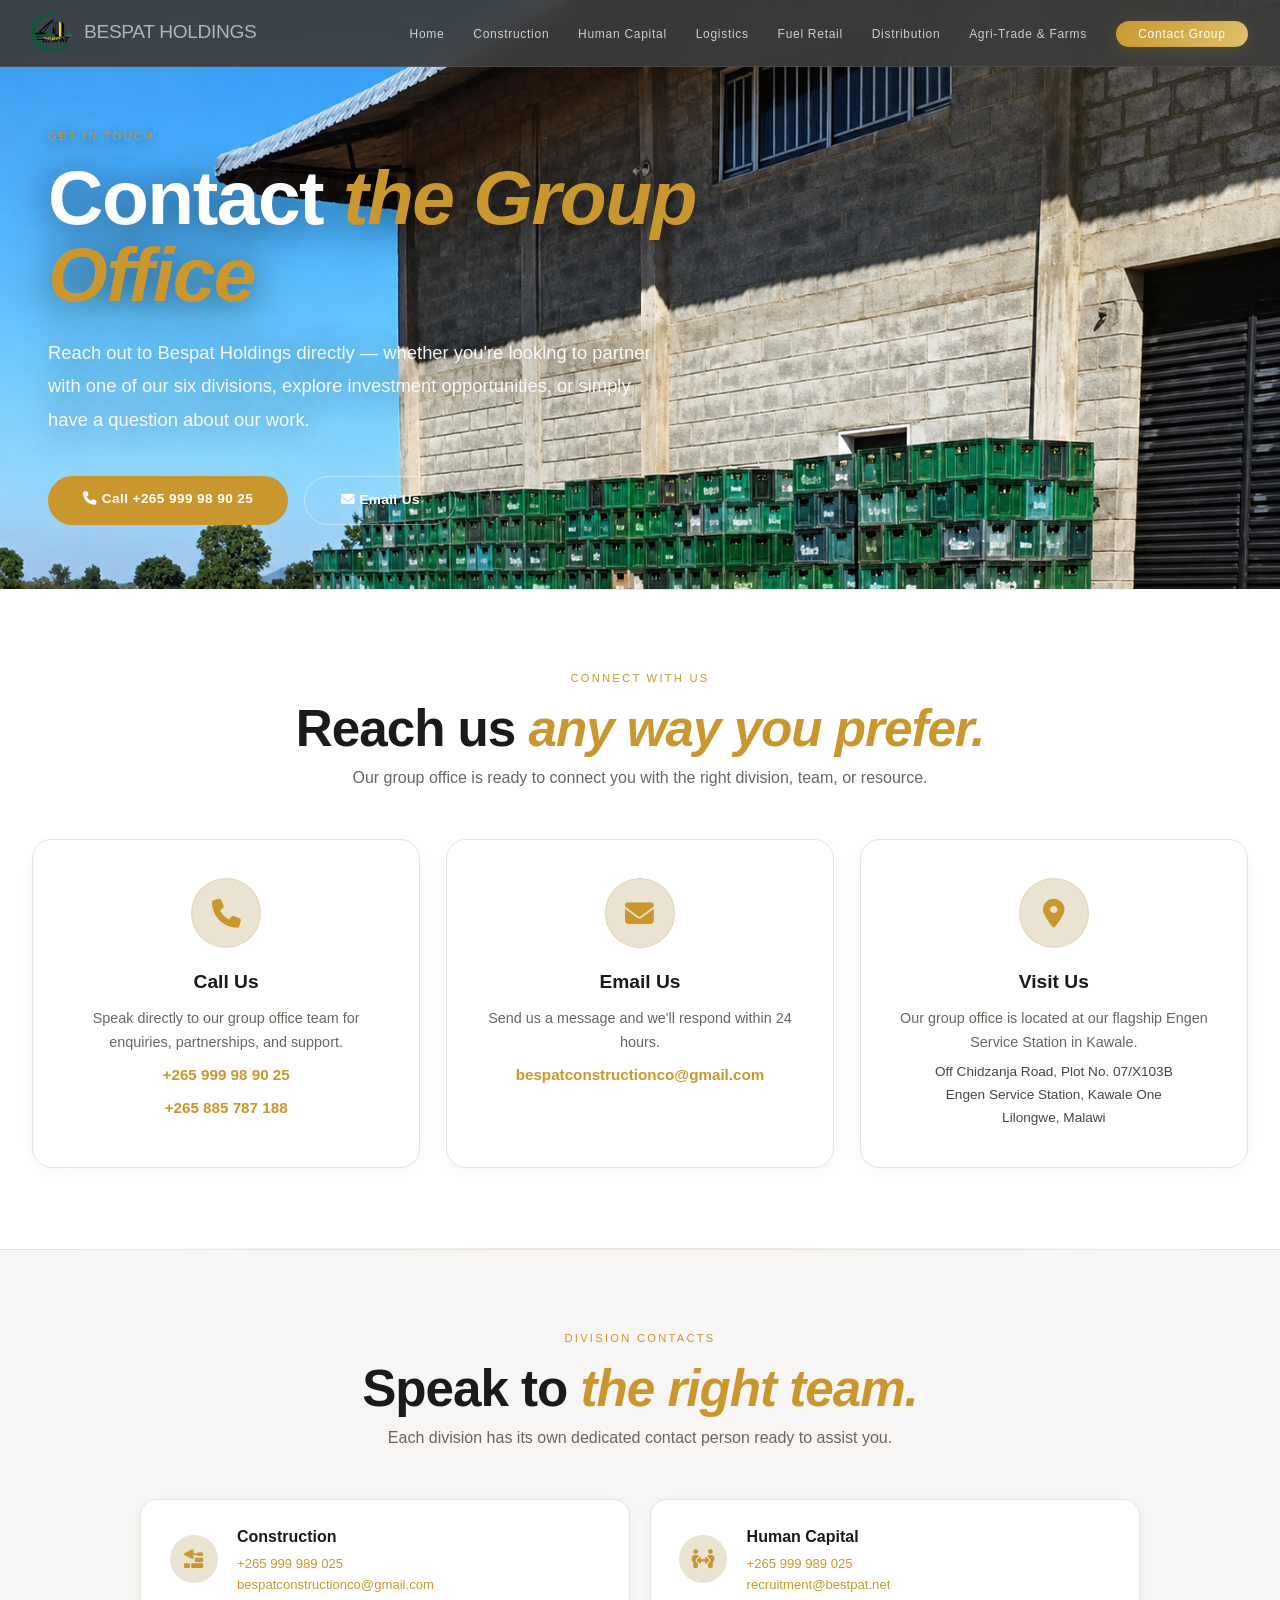
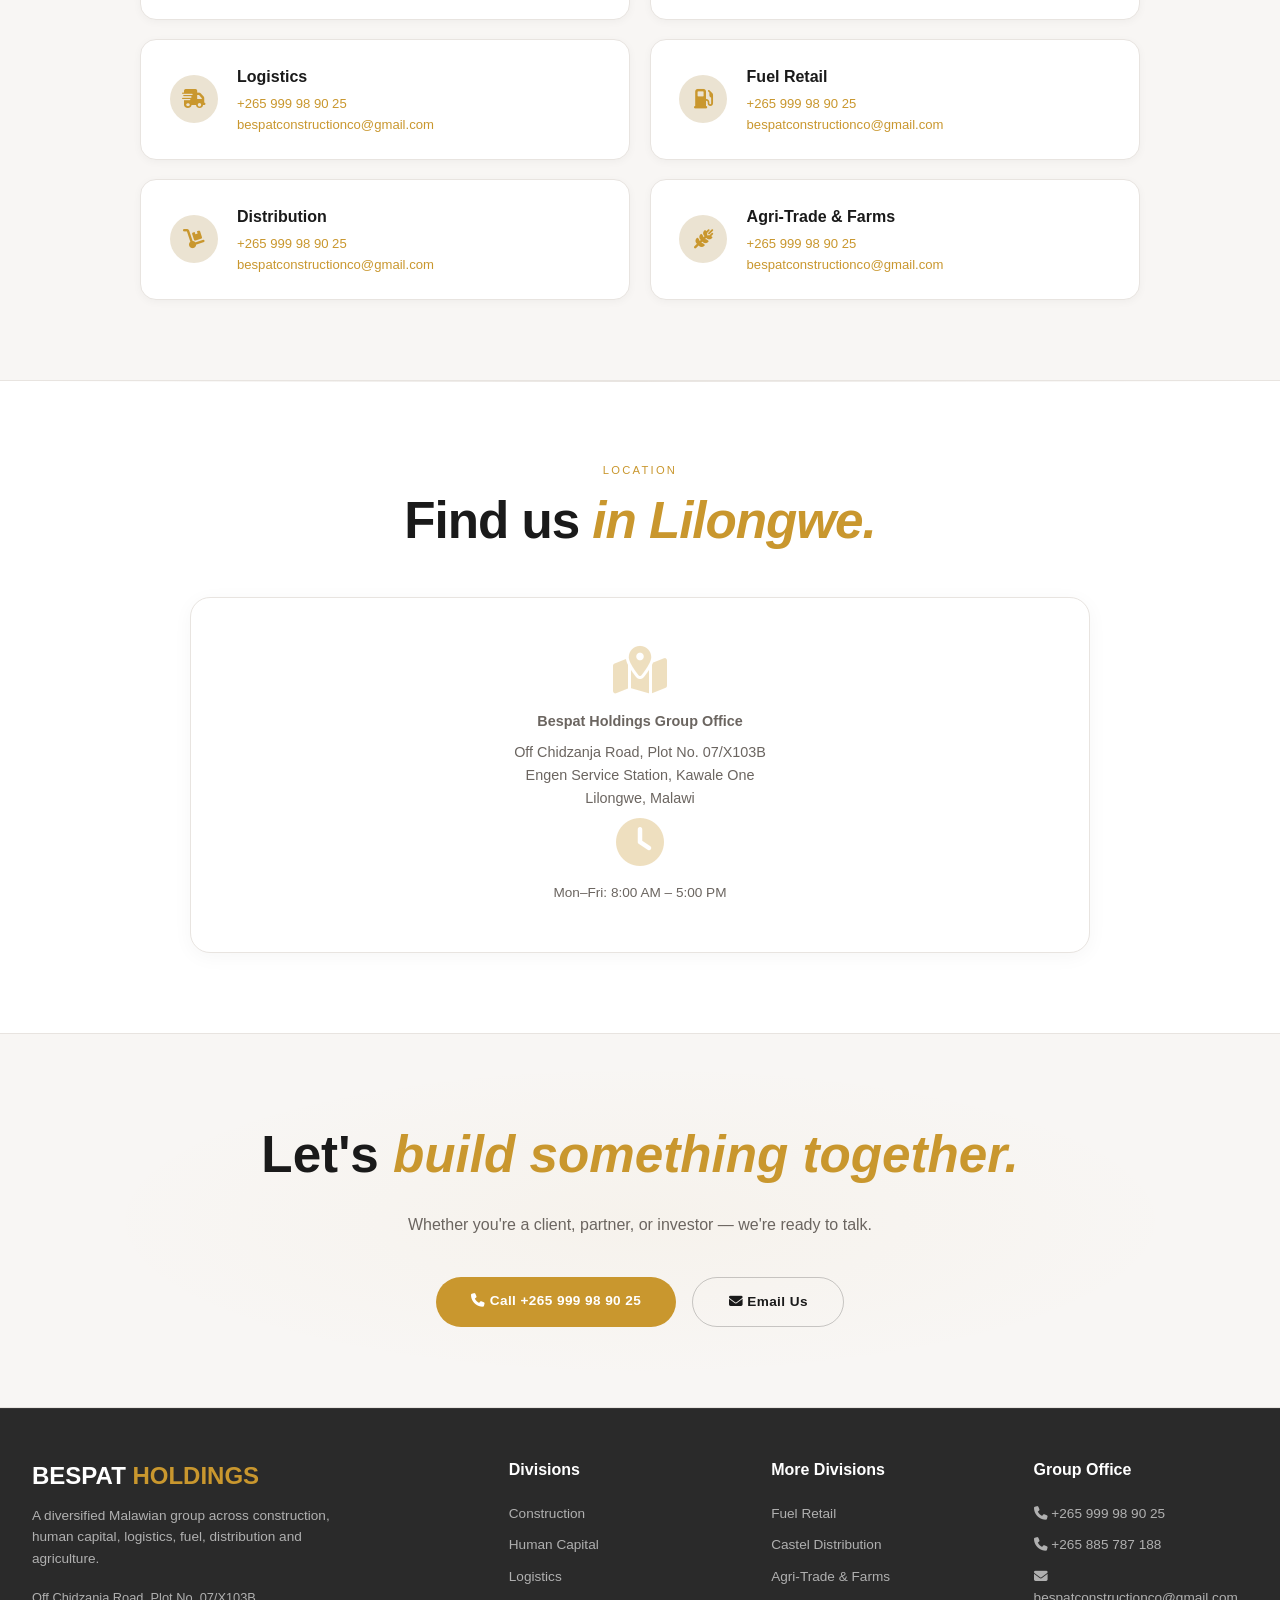
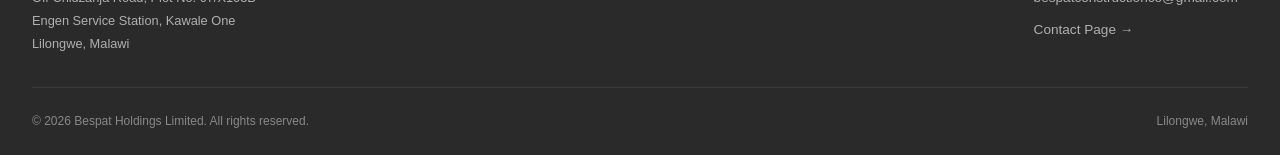
<file: contact-group.html>
<!DOCTYPE html>
<html lang="en">
<head>
    <meta charset="UTF-8" />
    <meta name="viewport" content="width=device-width, initial-scale=1.0" />
    <title>Contact Group — Bespat Holdings | Malawi</title>
    <link rel="canonical" href="https://bespat-holdings.com/" /> 
    <link rel="stylesheet" href="https://cdnjs.cloudflare.com/ajax/libs/font-awesome/6.5.0/css/all.min.css" />
    <link rel="preconnect" href="https://fonts.googleapis.com" />
    <link rel="preconnect" href="https://fonts.gstatic.com" crossorigin />
    <link href="https://fonts.googleapis.com/css2?family=Fraunces:ital,opsz,wght@0,9..144,300;0,9..144,400;0,9..144,600;0,9..144,700;1,9..144,300;1,9..144,600&family=Inter:opsz,wght@14..32,300;14..32,400;14..32,500;14..32,600&family=JetBrains+Mono:wght@400;600&display=swap" rel="stylesheet" />
    <style>
        /* ── RESET ── */
        * {
            margin: 0;
            padding: 0;
            box-sizing: border-box;
        }

        :root {
            --gold: #C9972E;
            --gold-light: #e0c06a;
            --gold-glow: rgba(201, 151, 46, 0.2);
            --dark: #0a0a0a;
            --dark-surface: #f8f6f4;
            --dark-card: #ffffff;
            --dark-border: #e8e4e0;
            --bone: #1a1a1a;
            --bone-muted: #4a4540;
            --muted: #6b6560;
            --muted-light: rgba(0, 0, 0, 0.7);
            --font-display: Arial, Helvetica, sans-serif;
            --font-body: Arial, Helvetica, sans-serif;
            --font-mono: Arial, Helvetica, sans-serif;
        }

        body {
            background: #ffffff;
            color: var(--bone);
            font-family: var(--font-body);
            line-height: 1.6;
            overflow-x: hidden;
        }

        /* ── TYPOGRAPHY ── */
        .eyebrow {
            font-family: var(--font-mono);
            font-size: 0.7rem;
            letter-spacing: 0.2em;
            text-transform: uppercase;
            color: var(--gold);
            display: block;
            margin-bottom: 0.8rem;
            font-weight: 400;
        }

        .sec-title {
            font-family: var(--font-display);
            font-weight: 600;
            font-size: clamp(2rem, 4vw, 3.2rem);
            line-height: 1.1;
            letter-spacing: -0.02em;
            color: var(--bone);
        }
        .sec-title em {
            color: var(--gold);
            font-style: italic;
        }

        .sec-sub {
            color: var(--muted);
            font-size: 1rem;
            max-width: 600px;
            margin-top: 0.5rem;
        }

        .sec {
            padding: 5rem 0;
        }

        .sec-header {
            margin-bottom: 3rem;
        }
        .sec-header.center {
            text-align: center;
        }
        .sec-header.center .sec-sub {
            margin-left: auto;
            margin-right: auto;
        }

        .divider {
            height: 1px;
            background: linear-gradient(to right, transparent, var(--dark-border), transparent);
            margin: 0 2rem;
        }

        /* ── BUTTONS ── */
        .btn {
            display: inline-block;
            padding: 0.8rem 2.2rem;
            border-radius: 60px;
            font-weight: 600;
            font-size: 0.85rem;
            text-decoration: none;
            transition: all 0.4s cubic-bezier(0.25, 0.46, 0.45, 0.94);
            letter-spacing: 0.03em;
            border: none;
            cursor: pointer;
            position: relative;
            overflow: hidden;
        }

        .btn-gold {
            background: var(--gold);
            color: #ffffff;
        }
        .btn-gold:hover {
            background: var(--gold-light);
            transform: translateY(-3px);
            box-shadow: 0 16px 48px rgba(201, 151, 46, 0.35);
        }

        .btn-outline-light {
            background: transparent;
            color: #ffffff;
            border: 1.5px solid rgba(255, 255, 255, 0.4);
        }
        .btn-outline-light:hover {
            background: rgba(255, 255, 255, 0.15);
            border-color: var(--gold);
            color: var(--gold);
            transform: translateY(-3px);
        }

        .btn-primary {
            background: var(--gold);
            color: #ffffff;
        }
        .btn-primary:hover {
            background: var(--gold-light);
            transform: translateY(-3px);
            box-shadow: 0 16px 48px rgba(201, 151, 46, 0.3);
        }

        /* ── NAV ── DARK GREY HEADER ── */
        .site-nav {
            position: fixed;
            top: 0;
            left: 0;
            right: 0;
            z-index: 1000;
            display: flex;
            justify-content: space-between;
            align-items: center;
            padding: 0.8rem 2rem;
            background: rgba(60, 60, 60, 0.92);
            backdrop-filter: blur(12px);
            -webkit-backdrop-filter: blur(12px);
            border-bottom: 1px solid rgba(255, 255, 255, 0.08);
            transition: background 0.3s ease;
        }
        .site-nav.scrolled {
            background: rgba(40, 40, 40, 0.96);
            backdrop-filter: blur(16px);
            -webkit-backdrop-filter: blur(16px);
        }
        .nav-logo {
            display: flex;
            align-items: center;
            gap: 0.7rem;
            text-decoration: none;
            color: #ffffff;
            flex-shrink: 0;
        }
        .nav-logo img {
            height: 40px;
            width: auto;
            object-fit: contain;
            display: block;
        }
        .nav-logo .logo-text {
            font-family: var(--font-display);
            font-weight: 700;
            font-size: 1.2rem;
            letter-spacing: -0.02em;
            display: flex;
            align-items: center;
            gap: 0.5rem;
            color: #ffffff;
        }
        .nav-logo .logo-text span {
            font-weight: 300;
            color: rgba(255, 255, 255, 0.6);
        }
        .nav-logo .logo-fallback {
            display: none;
            align-items: center;
            justify-content: center;
            width: 38px;
            height: 38px;
            background: linear-gradient(135deg, var(--gold), var(--gold-light));
            color: #ffffff;
            border-radius: 50%;
            font-weight: 700;
            font-size: 1.2rem;
            font-family: var(--font-display);
            box-shadow: 0 0 30px rgba(201, 151, 46, 0.2);
        }

        .nav-hamburger {
            display: none;
            flex-direction: column;
            gap: 5px;
            cursor: pointer;
            background: none;
            border: none;
            padding: 5px;
            z-index: 1001;
        }
        .nav-hamburger span {
            display: block;
            width: 28px;
            height: 2px;
            background: #ffffff;
            transition: all 0.3s ease;
            border-radius: 2px;
        }
        .nav-hamburger.active span:nth-child(1) {
            transform: rotate(45deg) translate(5px, 5px);
        }
        .nav-hamburger.active span:nth-child(2) {
            opacity: 0;
        }
        .nav-hamburger.active span:nth-child(3) {
            transform: rotate(-45deg) translate(5px, -5px);
        }

        .nav-links {
            display: flex;
            gap: 1.8rem;
            list-style: none;
            align-items: center;
            transition: all 0.3s ease;
        }
        .nav-links a {
            color: rgba(255, 255, 255, 0.75);
            text-decoration: none;
            font-size: 0.75rem;
            font-weight: 500;
            letter-spacing: 0.06em;
            transition: 0.3s;
            border-bottom: 2px solid transparent;
            padding-bottom: 0.25rem;
            white-space: nowrap;
        }
        .nav-links a:hover,
        .nav-links a.active {
            color: #ffffff;
            border-bottom-color: var(--gold);
        }
        .nav-cta {
            background: linear-gradient(135deg, var(--gold), var(--gold-light));
            color: #ffffff;
            padding: 0.4rem 1.4rem;
            border-radius: 40px;
            font-weight: 700;
            font-size: 0.7rem;
            text-decoration: none;
            transition: 0.3s;
            letter-spacing: 0.05em;
            box-shadow: 0 4px 20px rgba(201, 151, 46, 0.2);
            white-space: nowrap;
        }
        .nav-cta:hover {
            transform: translateY(-2px);
            box-shadow: 0 8px 32px rgba(201, 151, 46, 0.35);
        }

        /* ── MOBILE NAV TOGGLE ── */
        @media (max-width: 768px) {
            .nav-hamburger {
                display: flex;
            }
            .nav-links {
                position: fixed;
                top: 0;
                right: -100%;
                width: 280px;
                height: 100vh;
                background: rgba(40, 40, 40, 0.98);
                backdrop-filter: blur(20px);
                -webkit-backdrop-filter: blur(20px);
                flex-direction: column;
                padding: 5rem 2rem 2rem;
                gap: 1.5rem;
                align-items: flex-start;
                transition: right 0.3s ease;
                border-left: 1px solid rgba(255, 255, 255, 0.05);
            }
            .nav-links.open {
                right: 0;
            }
            .nav-links a {
                font-size: 1rem;
                white-space: normal;
                color: rgba(255, 255, 255, 0.8);
            }
            .nav-cta {
                align-self: flex-start;
                font-size: 0.85rem;
                padding: 0.6rem 2rem;
                color: #ffffff;
            }
            .site-nav {
                padding: 0.6rem 1.2rem;
            }
            .nav-logo img {
                height: 32px;
            }
            .nav-logo .logo-text {
                font-size: 1rem;
            }
        }

        /* ── PAGE HERO ── */
        .page-hero {
            position: relative;
            min-height: 50vh;
            display: flex;
            align-items: center;
            padding: 8rem 3rem 4rem;
            overflow: hidden;
            background: #1a1a1a;
        }

        .page-hero-bg {
            position: absolute;
            inset: 0;
            z-index: 0;
            background-image: url('house.png');
            background-size: cover;
            background-position: center 30%;
            background-repeat: no-repeat;
        }
        /* NO overlay — image stays fully clear */

        .page-hero .gold-accent {
            position: absolute;
            width: 600px;
            height: 600px;
            border-radius: 50%;
            background: radial-gradient(circle, rgba(201, 151, 46, 0.08) 0%, transparent 70%);
            top: -200px;
            right: -150px;
            z-index: 1;
            pointer-events: none;
        }

        .page-hero-inner {
            position: relative;
            z-index: 2;
            max-width: 860px;
        }

        .page-hero h1 {
            font-family: var(--font-display);
            font-weight: 700;
            font-size: clamp(2.8rem, 6vw, 4.8rem);
            line-height: 1.0;
            letter-spacing: -0.02em;
            color: #ffffff;
            text-shadow: 0 4px 40px rgba(0, 0, 0, 0.7);
        }
        .page-hero h1 em {
            color: var(--gold);
            font-style: italic;
            font-weight: 600;
        }

        .page-hero p.lead {
            font-size: 1.15rem;
            color: rgba(255, 255, 255, 0.92);
            margin-top: 1.5rem;
            max-width: 620px;
            line-height: 1.8;
            text-shadow: 0 2px 30px rgba(0, 0, 0, 0.5);
            font-weight: 400;
        }

        .page-hero-btns {
            display: flex;
            gap: 1rem;
            margin-top: 2.5rem;
            flex-wrap: wrap;
        }

        /* ── CONTACT GRID ── */
        .contact-grid {
            display: grid;
            grid-template-columns: repeat(3, 1fr);
            gap: 1.6rem;
            max-width: 1240px;
            margin: 0 auto;
        }

        .contact-card {
            background: #ffffff;
            border: 1px solid var(--dark-border);
            border-radius: 20px;
            padding: 2.4rem 2rem;
            transition: all 0.5s cubic-bezier(0.25, 0.46, 0.45, 0.94);
            text-align: center;
            box-shadow: 0 4px 20px rgba(0, 0, 0, 0.04);
        }
        .contact-card:hover {
            transform: translateY(-8px);
            border-color: var(--gold);
            box-shadow: 0 32px 64px rgba(0, 0, 0, 0.08);
        }
        .contact-card .contact-icon {
            width: 70px;
            height: 70px;
            border-radius: 50%;
            background: color-mix(in srgb, var(--gold) 12%, #f0ede8);
            display: flex;
            align-items: center;
            justify-content: center;
            color: var(--gold);
            font-size: 1.8rem;
            margin: 0 auto 1.2rem;
            border: 1px solid color-mix(in srgb, var(--gold) 20%, transparent);
        }
        .contact-card h3 {
            font-family: var(--font-display);
            font-size: 1.2rem;
            color: var(--bone);
            margin-bottom: 0.5rem;
        }
        .contact-card p {
            color: var(--muted);
            font-size: 0.9rem;
            line-height: 1.7;
        }
        .contact-card .contact-link {
            display: inline-block;
            color: var(--gold);
            text-decoration: none;
            font-weight: 600;
            font-size: 0.95rem;
            margin-top: 0.5rem;
            transition: 0.3s;
        }
        .contact-card .contact-link:hover {
            color: var(--gold-light);
        }

        /* ── DIVISION CONTACT LIST ── */
        .division-contact-grid {
            display: grid;
            grid-template-columns: repeat(2, 1fr);
            gap: 1.2rem;
            max-width: 1000px;
            margin: 0 auto;
        }
        .division-contact-item {
            background: #ffffff;
            border: 1px solid var(--dark-border);
            border-radius: 16px;
            padding: 1.5rem 1.8rem;
            display: flex;
            align-items: center;
            gap: 1.2rem;
            transition: all 0.3s ease;
            box-shadow: 0 2px 8px rgba(0, 0, 0, 0.04);
        }
        .division-contact-item:hover {
            border-color: var(--gold);
            transform: translateX(4px);
        }
        .division-contact-item .dc-icon {
            width: 48px;
            height: 48px;
            border-radius: 50%;
            background: color-mix(in srgb, var(--gold) 12%, #f0ede8);
            display: flex;
            align-items: center;
            justify-content: center;
            color: var(--gold);
            font-size: 1.2rem;
            flex-shrink: 0;
        }
        .division-contact-item .dc-info {
            flex: 1;
        }
        .division-contact-item .dc-info h4 {
            font-family: var(--font-display);
            font-size: 1rem;
            color: var(--bone);
            margin-bottom: 0.2rem;
        }
        .division-contact-item .dc-info p {
            font-size: 0.82rem;
            color: var(--muted);
        }
        .division-contact-item .dc-info a {
            color: var(--gold);
            text-decoration: none;
            font-size: 0.82rem;
            transition: 0.3s;
        }
        .division-contact-item .dc-info a:hover {
            color: var(--gold-light);
        }

        /* ── MAP PLACEHOLDER ── */
        .map-placeholder {
            background: #ffffff;
            border: 1px solid var(--dark-border);
            border-radius: 20px;
            padding: 3rem 2rem;
            text-align: center;
            max-width: 900px;
            margin: 0 auto;
            box-shadow: 0 4px 20px rgba(0, 0, 0, 0.04);
        }
        .map-placeholder i {
            font-size: 3rem;
            color: var(--gold);
            opacity: 0.3;
            margin-bottom: 1rem;
            display: block;
        }
        .map-placeholder p {
            color: var(--muted);
            font-size: 0.9rem;
        }

        /* ── CTA ── */
        .cta-band {
            background: #f8f6f4;
            border-top: 1px solid var(--dark-border);
            border-bottom: 1px solid var(--dark-border);
            text-align: center;
            padding: 5rem 3rem;
            position: relative;
            overflow: hidden;
        }
        .cta-band::before {
            content: '';
            position: absolute;
            inset: 0;
            background: radial-gradient(ellipse at center, rgba(201, 151, 46, 0.04) 0%, transparent 60%);
        }
        .cta-band h2 {
            font-family: var(--font-display);
            font-weight: 600;
            font-size: clamp(2rem, 4.6vw, 3.2rem);
            position: relative;
            z-index: 1;
            color: var(--bone);
        }
        .cta-band h2 em {
            color: var(--gold);
            font-style: italic;
        }
        .cta-band p {
            color: var(--muted);
            margin: 1rem 0 2rem;
            position: relative;
            z-index: 1;
        }
        .cta-band .page-hero-btns {
            justify-content: center;
            position: relative;
            z-index: 1;
        }
        .cta-band .btn-outline-light {
            color: var(--bone);
            border-color: rgba(0, 0, 0, 0.2);
        }
        .cta-band .btn-outline-light:hover {
            color: var(--gold);
            border-color: var(--gold);
        }

        /* ── FOOTER (DARK GREY) ── */
        .site-footer {
            background: #2a2a2a;
            border-top: 1px solid rgba(255, 255, 255, 0.06);
            padding: 3rem 2rem 1.5rem;
            color: #d0d0d0;
        }
        .footer-grid {
            max-width: 1240px;
            margin: 0 auto;
            display: grid;
            grid-template-columns: 2fr 1fr 1fr 1fr;
            gap: 3rem;
        }
        .footer-brand .fb-logo {
            font-family: var(--font-display);
            font-weight: 700;
            font-size: 1.5rem;
            color: #ffffff;
        }
        .footer-brand .fb-logo span {
            color: var(--gold);
        }
        .footer-brand .fb-tag {
            color: #b0b0b0;
            font-size: 0.85rem;
            max-width: 300px;
            margin: 0.6rem 0 1rem;
        }
        .footer-brand .fb-addr {
            color: #b0b0b0;
            font-size: 0.8rem;
            line-height: 1.8;
        }
        .footer-col h4 {
            font-family: var(--font-display);
            font-size: 1rem;
            margin-bottom: 1rem;
            color: #ffffff;
        }
        .footer-col a {
            display: block;
            color: #b0b0b0;
            text-decoration: none;
            font-size: 0.85rem;
            padding: 0.3rem 0;
            transition: 0.3s;
        }
        .footer-col a:hover {
            color: var(--gold);
            padding-left: 0.3rem;
        }
        .footer-bottom {
            max-width: 1240px;
            margin: 2rem auto 0;
            padding-top: 1.5rem;
            border-top: 1px solid rgba(255, 255, 255, 0.08);
            display: flex;
            justify-content: space-between;
            font-size: 0.75rem;
            color: #888;
        }

        /* ── RESPONSIVE ── */
        @media (max-width: 980px) {
            .contact-grid {
                grid-template-columns: 1fr 1fr;
            }
            .division-contact-grid {
                grid-template-columns: 1fr;
            }
            .footer-grid {
                grid-template-columns: 1fr 1fr;
                gap: 2rem;
            }
            .page-hero {
                padding: 7rem 1.5rem 3rem;
                min-height: 40vh;
            }
        }
        @media (max-width: 640px) {
            .contact-grid {
                grid-template-columns: 1fr;
            }
            .division-contact-grid {
                grid-template-columns: 1fr;
            }
            .footer-grid {
                grid-template-columns: 1fr;
                gap: 1.5rem;
            }
            .footer-bottom {
                flex-direction: column;
                gap: 0.5rem;
                text-align: center;
            }
            .page-hero {
                padding: 6rem 1.2rem 2rem;
                min-height: 30vh;
            }
            .page-hero h1 {
                font-size: 2.2rem;
            }
            .page-hero p.lead {
                font-size: 0.95rem;
            }
            .contact-card {
                padding: 1.8rem 1.2rem;
            }
            .division-contact-item {
                flex-direction: column;
                text-align: center;
                padding: 1.2rem;
            }
            .division-contact-item .dc-icon {
                margin: 0 auto;
            }
        }
    </style>
</head>
<body>

    <!-- ══ NAV ══ -->
    <nav class="site-nav" id="siteNav">
        <a class="nav-logo" href="index.html">
            <img src="HUMAN logo.png" alt="Bespat Holdings Logo" onerror="this.style.display='none'; this.parentElement.querySelector('.logo-fallback').style.display='flex';" />
            <div class="logo-text" style="display:flex; align-items:center; gap:0.7rem;">
                <span class="logo-fallback">B</span>
                <span>BESPAT <span style="font-weight:300;color:rgba(255,255,255,0.6);">HOLDINGS</span></span>
            </div>
        </a>

        <button class="nav-hamburger" id="hamburger" aria-label="Toggle navigation">
            <span></span>
            <span></span>
            <span></span>
        </button>

        <ul class="nav-links" id="navLinks">
            <li><a href="index.html">Home</a></li>
            <li><a href="construction.html">Construction</a></li>
            <li><a href="human-capital.html">Human Capital</a></li>
            <li><a href="logistics.html">Logistics</a></li>
            <li><a href="fuel-retail.html">Fuel Retail</a></li>
            <li><a href="distribution.html">Distribution</a></li>
            <li><a href="agri-trade.html">Agri-Trade &amp; Farms</a></li>
            <li><a class="nav-cta" href="contact-group.html" style="background:linear-gradient(135deg, var(--gold), var(--gold-light)); color:#ffffff;">Contact Group</a></li>
        </ul>
    </nav>

    <!-- ══ PAGE HERO ══ -->
    <header class="page-hero">
        <div class="page-hero-bg"></div>
        <div class="gold-accent"></div>
        <div class="page-hero-inner">
            <span class="eyebrow" style="color:var(--gold); text-shadow:0 2px 10px rgba(0,0,0,0.5);">Get in Touch</span>
            <h1>Contact <em>the Group Office</em></h1>
            <p class="lead">Reach out to Bespat Holdings directly — whether you're looking to partner with one of our six divisions, explore investment opportunities, or simply have a question about our work.</p>
            <div class="page-hero-btns">
                <a class="btn btn-gold" href="tel: +265999989025"><i class="fa-solid fa-phone"></i> Call +265 999 98 90 25</a>
                <a class="btn btn-outline-light" href="mailto:bespatconstructionco@gmail.com"><i class="fa-solid fa-envelope"></i> Email Us</a>
            </div>
        </div>
    </header>

    <div class="divider"></div>

    <!-- ══ CONTACT CARDS ══ -->
    <section class="sec" style="background: #ffffff;">
        <div class="container" style="max-width:1280px;margin:0 auto;padding:0 2rem;">
            <div class="sec-header center">
                <span class="eyebrow">Connect With Us</span>
                <h2 class="sec-title">Reach us <em>any way you prefer.</em></h2>
                <p class="sec-sub" style="margin-left:auto;margin-right:auto;">Our group office is ready to connect you with the right division, team, or resource.</p>
            </div>
            <div class="contact-grid">
                <div class="contact-card">
                    <div class="contact-icon"><i class="fa-solid fa-phone"></i></div>
                    <h3>Call Us</h3>
                    <p>Speak directly to our group office team for enquiries, partnerships, and support.</p>
                    <a class="contact-link" href="tel: +265999989025"> +265 999 98 90 25</a>
                    <br />
                    <a class="contact-link" href="tel:+265885787188">+265 885 787 188</a>
                </div>
                <div class="contact-card">
                    <div class="contact-icon"><i class="fa-solid fa-envelope"></i></div>
                    <h3>Email Us</h3>
                    <p>Send us a message and we'll respond within 24 hours.</p>
                    <a class="contact-link" href="mailto:bespatconstructionco@gmail.com">bespatconstructionco@gmail.com</a>
                </div>
                <div class="contact-card">
                    <div class="contact-icon"><i class="fa-solid fa-location-dot"></i></div>
                    <h3>Visit Us</h3>
                    <p>Our group office is located at our flagship Engen Service Station in Kawale.</p>
                    <p style="font-size:0.85rem;margin-top:0.3rem;color:var(--bone-muted);">Off Chidzanja Road, Plot No. 07/X103B<br />Engen Service Station, Kawale One<br />Lilongwe, Malawi</p>
                </div>
            </div>
        </div>
    </section>

    <div class="divider"></div>

    <!-- ══ DIVISION CONTACTS ══ -->
    <section class="sec" style="background: #f8f6f4; border-top: 1px solid var(--dark-border); border-bottom: 1px solid var(--dark-border);">
        <div class="container" style="max-width:1280px;margin:0 auto;padding:0 2rem;">
            <div class="sec-header center">
                <span class="eyebrow">Division Contacts</span>
                <h2 class="sec-title">Speak to <em>the right team.</em></h2>
                <p class="sec-sub" style="margin-left:auto;margin-right:auto;">Each division has its own dedicated contact person ready to assist you.</p>
            </div>
            <div class="division-contact-grid">
                <div class="division-contact-item">
                    <div class="dc-icon"><i class="fa-solid fa-trowel-bricks"></i></div>
                    <div class="dc-info">
                        <h4>Construction</h4>
                        <p><a href="tel:+265999989025">+265 999 989 025</a></p>
                        <p><a href="mailto:bespatconstructionco@gmail.com">bespatconstructionco@gmail.com</a></p>
                    </div>
                </div>
                <div class="division-contact-item">
                    <div class="dc-icon"><i class="fa-solid fa-people-arrows"></i></div>
                    <div class="dc-info">
                        <h4>Human Capital</h4>
                        <p><a href="tel:+265999989025">+265 999 989 025</a></p>
                        <p><a href="mailto:recruitment@bestpat.net">recruitment@bestpat.net</a></p>
                    </div>
                </div>
                <div class="division-contact-item">
                    <div class="dc-icon"><i class="fa-solid fa-truck-fast"></i></div>
                    <div class="dc-info">
                        <h4>Logistics</h4>
                        <p><a href="tel: +265999989025"> +265 999 98 90 25</a></p>
                        <p><a href="mailto:bespatconstructionco@gmail.com">bespatconstructionco@gmail.com</a></p>
                    </div>
                </div>
                <div class="division-contact-item">
                    <div class="dc-icon"><i class="fa-solid fa-gas-pump"></i></div>
                    <div class="dc-info">
                        <h4>Fuel Retail</h4>
                        <p><a href="tel: +265999989025"> +265 999 98 90 25</a></p>
                        <p><a href="mailto:bespatconstructionco@gmail.com">bespatconstructionco@gmail.com</a></p>
                    </div>
                </div>
                <div class="division-contact-item">
                    <div class="dc-icon"><i class="fa-solid fa-dolly"></i></div>
                    <div class="dc-info">
                        <h4>Distribution</h4>
                        <p><a href="tel: +265999989025"> +265 999 98 90 25</a></p>
                        <p><a href="mailto:bespatconstructionco@gmail.com">bespatconstructionco@gmail.com</a></p>
                    </div>
                </div>
                <div class="division-contact-item">
                    <div class="dc-icon"><i class="fa-solid fa-wheat-awn"></i></div>
                    <div class="dc-info">
                        <h4>Agri-Trade &amp; Farms</h4>
                        <p><a href="tel: +265999989025"> +265 999 98 90 25</a></p>
                        <p><a href="mailto:bespatconstructionco@gmail.com">bespatconstructionco@gmail.com</a></p>
                    </div>
                </div>
            </div>
        </div>
    </section>

    <div class="divider"></div>

    <!-- ══ MAP PLACEHOLDER ══ -->
    <section class="sec" style="background: #ffffff;">
        <div class="container" style="max-width:1280px;margin:0 auto;padding:0 2rem;">
            <div class="sec-header center">
                <span class="eyebrow">Location</span>
                <h2 class="sec-title">Find us <em>in Lilongwe.</em></h2>
            </div>
            <div class="map-placeholder">
                <i class="fa-solid fa-map-location-dot"></i>
                <p><strong>Bespat Holdings Group Office</strong></p>
                <p style="margin-top:0.5rem;">Off Chidzanja Road, Plot No. 07/X103B</p>
                <p>Engen Service Station, Kawale One</p>
                <p>Lilongwe, Malawi</p>
                <p style="margin-top:0.5rem;font-size:0.85rem;color:var(--muted);">
                    <i class="fa-solid fa-clock"></i> Mon–Fri: 8:00 AM – 5:00 PM
                </p>
            </div>
        </div>
    </section>

    <!-- ══ CTA ══ -->
    <div class="cta-band">
        <h2>Let's <em>build something together.</em></h2>
        <p>Whether you're a client, partner, or investor — we're ready to talk.</p>
        <div class="page-hero-btns">
            <a class="btn btn-gold" href="tel: +265999989025"><i class="fa-solid fa-phone"></i> Call  +265 999 98 90 25</a>
            <a class="btn btn-outline-light" href="mailto:bespatconstructionco@gmail.com"><i class="fa-solid fa-envelope"></i> Email Us</a>
        </div>
    </div>

    <!-- ══ FOOTER (DARK GREY) ══ -->
    <footer class="site-footer">
        <div class="footer-grid">
            <div class="footer-brand">
                <div class="fb-logo">BESPAT <span>HOLDINGS</span></div>
                <p class="fb-tag">A diversified Malawian group across construction, human capital, logistics, fuel, distribution and agriculture.</p>
                <p class="fb-addr">Off Chidzanja Road, Plot No. 07/X103B<br>Engen Service Station, Kawale One<br>Lilongwe, Malawi</p>
            </div>
            <div class="footer-col">
                <h4>Divisions</h4>
                <a href="construction.html">Construction</a>
                <a href="human-capital.html">Human Capital</a>
                <a href="logistics.html">Logistics</a>
            </div>
            <div class="footer-col">
                <h4>More Divisions</h4>
                <a href="fuel-retail.html">Fuel Retail</a>
                <a href="distribution.html">Castel Distribution</a>
                <a href="agri-trade.html">Agri-Trade &amp; Farms</a>
            </div>
            <div class="footer-col">
                <h4>Group Office</h4>
                <a href="tel: +265999989025"><i class="fa-solid fa-phone"></i>  +265 999 98 90 25</a>
                <a href="tel:+265885787188"><i class="fa-solid fa-phone"></i> +265 885 787 188</a>
                <a href="mailto:bespatconstructionco@gmail.com"><i class="fa-solid fa-envelope"></i> bespatconstructionco@gmail.com</a>
                <a href="contact-group.html">Contact Page →</a>
            </div>
        </div>
        <div class="footer-bottom">
            <span>© 2026 Bespat Holdings Limited. All rights reserved.</span>
            <span>Lilongwe, Malawi</span>
        </div>
    </footer>

    <script>
        // ── HAMBURGER MENU TOGGLE ──
        const hamburger = document.getElementById('hamburger');
        const navLinks = document.getElementById('navLinks');

        hamburger.addEventListener('click', function() {
            this.classList.toggle('active');
            navLinks.classList.toggle('open');
        });

        // Close menu when a link is clicked
        document.querySelectorAll('.nav-links a').forEach(link => {
            link.addEventListener('click', () => {
                hamburger.classList.remove('active');
                navLinks.classList.remove('open');
            });
        });

        // Close menu when clicking outside
        document.addEventListener('click', function(e) {
            if (!e.target.closest('.site-nav')) {
                hamburger.classList.remove('active');
                navLinks.classList.remove('open');
            }
        });

        // ── SCROLL EFFECT FOR HEADER ──
        window.addEventListener('scroll', function() {
            const nav = document.getElementById('siteNav');
            if (window.scrollY > 50) {
                nav.classList.add('scrolled');
            } else {
                nav.classList.remove('scrolled');
            }
        });
    </script>
</body>
</html>
</file>
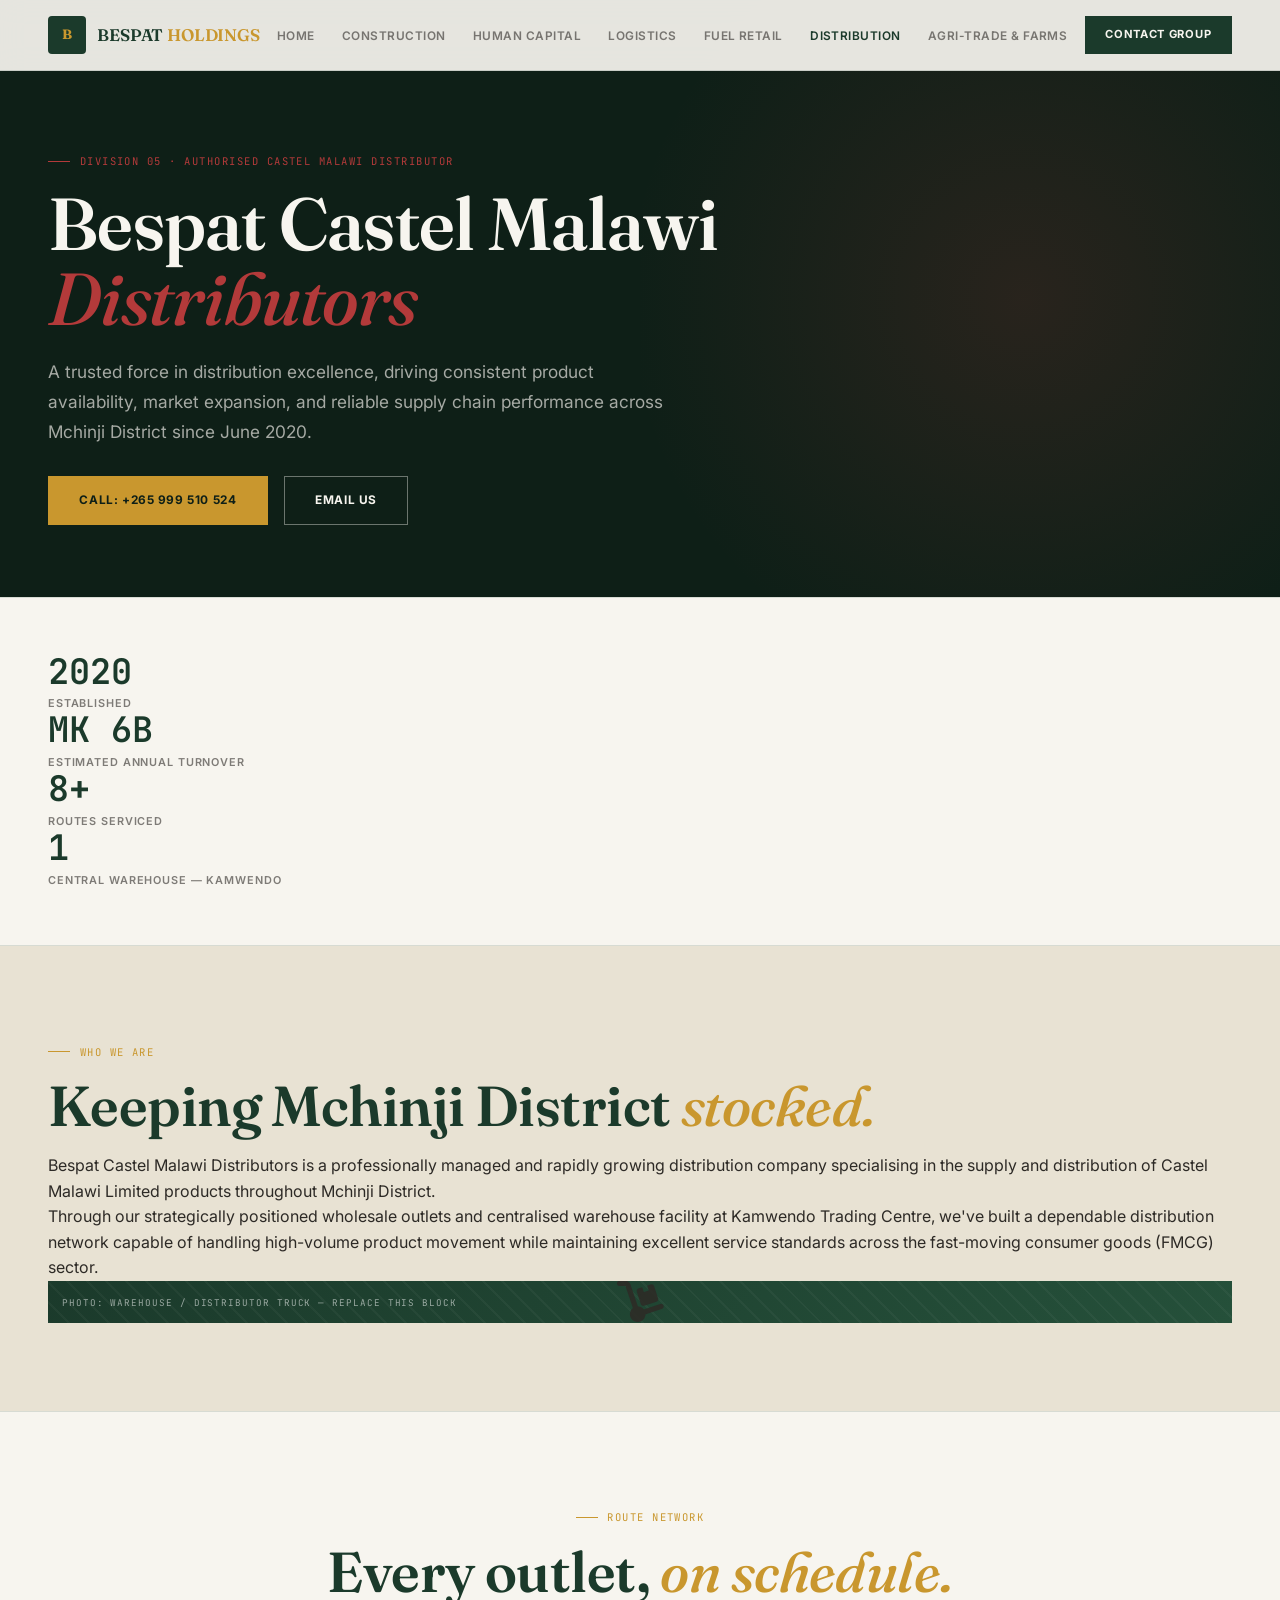
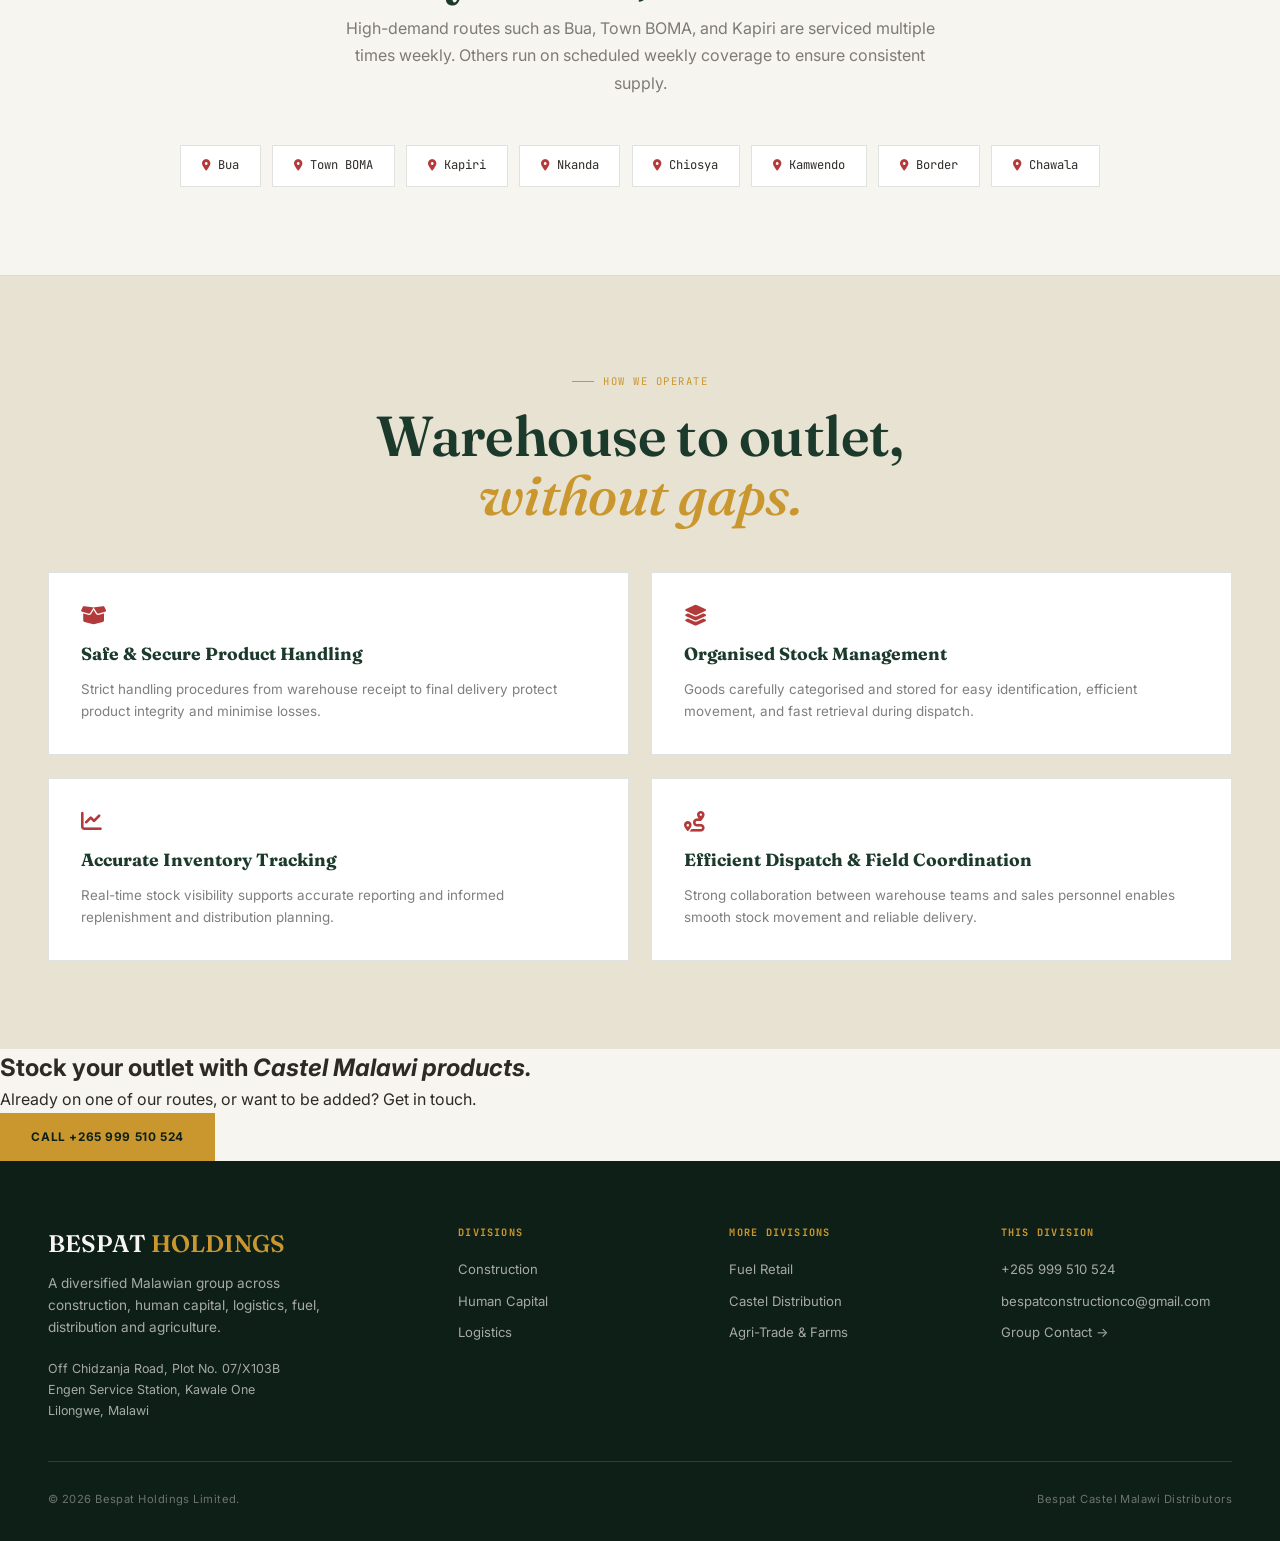
<file: distributions.html>
<!DOCTYPE html>
<html lang="en">
<head>
<meta charset="UTF-8">
<meta name="viewport" content="width=device-width, initial-scale=1.0">
<title>Bespat Castel Malawi Distributors — FMCG Distribution, Mchinji District | Bespat Holdings</title>
  <link rel="canonical" href="https://bespat-holdings.com/" /> 
<link rel="stylesheet" href="https://cdnjs.cloudflare.com/ajax/libs/font-awesome/6.5.0/css/all.min.css">
<link rel="stylesheet" href="shared.css">
<style>
:root { --accent: var(--acc-distribution); }
.route-row { display: flex; flex-wrap: wrap; gap: 0.7rem; max-width: 1100px; margin: 0 auto; justify-content: center; }
.route-chip { font-family: 'JetBrains Mono', monospace; font-size: 0.76rem; border: 1px solid var(--border); padding: 0.65rem 1.3rem; background: #fff; display:flex; align-items:center; gap:0.5rem; }
.route-chip i { color: var(--accent); font-size: 0.7rem; }

.op-grid { display: grid; grid-template-columns: repeat(2, 1fr); gap: 1.4rem; max-width: 1240px; margin: 0 auto; }
.op-card { padding: 2rem; border: 1px solid var(--border); background: #fff; }
.op-card i { color: var(--accent); font-size: 1.3rem; margin-bottom: 0.9rem; display: block; }
.op-card h3 { font-family: 'Fraunces', serif; font-size: 1.1rem; color: var(--forest); margin-bottom: 0.6rem; }
.op-card p { font-size: 0.84rem; color: var(--muted); line-height: 1.65; }

@media (max-width: 980px) { .op-grid { grid-template-columns: 1fr; } }
</style>
</head>
<body>

<nav class="site-nav">
  <a class="nav-logo" href="index.html">
    <div class="nav-logo-mark">B</div>
    <div class="nav-logo-text">BESPAT <span>HOLDINGS</span></div>
  </a>
  <ul class="nav-links">
    <li><a href="index.html">Home</a></li>
    <li><a href="construction.html">Construction</a></li>
    <li><a href="human-capital.html">Human Capital</a></li>
    <li><a href="logistics.html">Logistics</a></li>
    <li><a href="fuel-retail.html">Fuel Retail</a></li>
    <li><a href="distribution.html" class="active">Distribution</a></li>
    <li><a href="agri-trade.html">Agri-Trade &amp; Farms</a></li>
  </ul>
  <a class="nav-cta" href="contact-group.html">Contact Group</a>
</nav>

<header class="page-hero">
  <div class="page-hero-inner">
    <span class="eyebrow">Division 05 · Authorised Castel Malawi Distributor</span>
    <h1>Bespat Castel Malawi <em>Distributors</em></h1>
    <p class="lead">A trusted force in distribution excellence, driving consistent product availability, market expansion, and reliable supply chain performance across Mchinji District since June 2020.</p>
    <div style="margin-top:1.8rem;display:flex;gap:1rem;flex-wrap:wrap">
      <a class="btn btn-gold" href="tel:+265999510524">Call: +265 999 510 524</a>
      <a class="btn btn-outline-light" href="mailto:bespatconstructionco@gmail.com">Email Us</a>
    </div>
  </div>
</header>

<div class="divider"></div>

<section class="sec s-bone" style="padding-top:3.5rem;padding-bottom:3.5rem">
  <div class="pillars-grid" style="grid-template-columns:repeat(4,1fr);max-width:1240px;margin:0 auto;gap:1.4rem">
    <div><div class="stat-num">2020</div><div class="stat-label">Established</div></div>
    <div><div class="stat-num">MK 6B</div><div class="stat-label">Estimated Annual Turnover</div></div>
    <div><div class="stat-num">8+</div><div class="stat-label">Routes Serviced</div></div>
    <div><div class="stat-num">1</div><div class="stat-label">Central Warehouse — Kamwendo</div></div>
  </div>
</section>

<div class="divider"></div>

<!-- ABOUT -->
<section class="sec s-sand">
  <div class="about-grid">
    <div class="about-body reveal">
      <span class="eyebrow">Who We Are</span>
      <h2 class="sec-title" style="margin-bottom:1.1rem">Keeping Mchinji District <em>stocked.</em></h2>
      <p>Bespat Castel Malawi Distributors is a professionally managed and rapidly growing distribution company specialising in the supply and distribution of Castel Malawi Limited products throughout Mchinji District.</p>
      <p>Through our strategically positioned wholesale outlets and centralised warehouse facility at Kamwendo Trading Centre, we've built a dependable distribution network capable of handling high-volume product movement while maintaining excellent service standards across the fast-moving consumer goods (FMCG) sector.</p>
    </div>
    <div class="ph-img about-img-wrap reveal">
      <i class="fa-solid fa-dolly ph-icon"></i>
      <span class="ph-label">photo: warehouse / distributor truck — replace this block</span>
    </div>
  </div>
</section>

<div class="divider"></div>

<!-- ROUTES -->
<section class="sec s-bone">
  <div class="sec-header center">
    <span class="eyebrow">Route Network</span>
    <h2 class="sec-title">Every outlet, <em>on schedule.</em></h2>
    <p class="sec-sub" style="margin-left:auto;margin-right:auto">High-demand routes such as Bua, Town BOMA, and Kapiri are serviced multiple times weekly. Others run on scheduled weekly coverage to ensure consistent supply.</p>
  </div>
  <div class="route-row reveal">
    <span class="route-chip"><i class="fa-solid fa-location-dot"></i> Bua</span>
    <span class="route-chip"><i class="fa-solid fa-location-dot"></i> Town BOMA</span>
    <span class="route-chip"><i class="fa-solid fa-location-dot"></i> Kapiri</span>
    <span class="route-chip"><i class="fa-solid fa-location-dot"></i> Nkanda</span>
    <span class="route-chip"><i class="fa-solid fa-location-dot"></i> Chiosya</span>
    <span class="route-chip"><i class="fa-solid fa-location-dot"></i> Kamwendo</span>
    <span class="route-chip"><i class="fa-solid fa-location-dot"></i> Border</span>
    <span class="route-chip"><i class="fa-solid fa-location-dot"></i> Chawala</span>
  </div>
</section>

<div class="divider"></div>

<!-- OPERATIONS -->
<section class="sec s-sand">
  <div class="sec-header center">
    <span class="eyebrow">How We Operate</span>
    <h2 class="sec-title">Warehouse to outlet, <em>without gaps.</em></h2>
  </div>
  <div class="op-grid">
    <div class="op-card reveal"><i class="fa-solid fa-box-open"></i><h3>Safe &amp; Secure Product Handling</h3><p>Strict handling procedures from warehouse receipt to final delivery protect product integrity and minimise losses.</p></div>
    <div class="op-card reveal"><i class="fa-solid fa-layer-group"></i><h3>Organised Stock Management</h3><p>Goods carefully categorised and stored for easy identification, efficient movement, and fast retrieval during dispatch.</p></div>
    <div class="op-card reveal"><i class="fa-solid fa-chart-line"></i><h3>Accurate Inventory Tracking</h3><p>Real-time stock visibility supports accurate reporting and informed replenishment and distribution planning.</p></div>
    <div class="op-card reveal"><i class="fa-solid fa-route"></i><h3>Efficient Dispatch &amp; Field Coordination</h3><p>Strong collaboration between warehouse teams and sales personnel enables smooth stock movement and reliable delivery.</p></div>
  </div>
</section>

<!-- CTA -->
<div class="cta-band">
  <h2>Stock your outlet with <em>Castel Malawi products.</em></h2>
  <p>Already on one of our routes, or want to be added? Get in touch.</p>
  <div class="home-hero-btns">
    <a class="btn btn-gold" href="tel:+265999510524">Call +265 999 510 524</a>
    <a class="btn btn-outline-light" href="contact-group.html">Group Contact Page</a>
  </div>
</div>

<footer class="site-footer">
  <div class="footer-grid">
    <div class="footer-brand">
      <div class="fb-logo">BESPAT <span>HOLDINGS</span></div>
      <p class="fb-tag">A diversified Malawian group across construction, human capital, logistics, fuel, distribution and agriculture.</p>
      <p class="fb-addr">Off Chidzanja Road, Plot No. 07/X103B<br>Engen Service Station, Kawale One<br>Lilongwe, Malawi</p>
    </div>
    <div class="footer-col">
      <h4>Divisions</h4>
      <a href="construction.html">Construction</a>
      <a href="human-capital.html">Human Capital</a>
      <a href="logistics.html">Logistics</a>
    </div>
    <div class="footer-col">
      <h4>More Divisions</h4>
      <a href="fuel-retail.html">Fuel Retail</a>
      <a href="distribution.html">Castel Distribution</a>
      <a href="agri-trade.html">Agri-Trade &amp; Farms</a>
    </div>
    <div class="footer-col">
      <h4>This Division</h4>
      <a href="tel:+265999510524">+265 999 510 524</a>
      <a href="mailto:bespatconstructionco@gmail.com">bespatconstructionco@gmail.com</a>
      <a href="contact-group.html">Group Contact →</a>
    </div>
  </div>
  <div class="footer-bottom">
    <span>© 2026 Bespat Holdings Limited.</span>
    <span>Bespat Castel Malawi Distributors</span>
  </div>
</footer>

<script>
const io = new IntersectionObserver(es => es.forEach(e => { if (e.isIntersecting) e.target.classList.add('visible'); }), { threshold: 0.1 });
document.querySelectorAll('.reveal').forEach(el => io.observe(el));
</script>
</body>
</html>
</file>
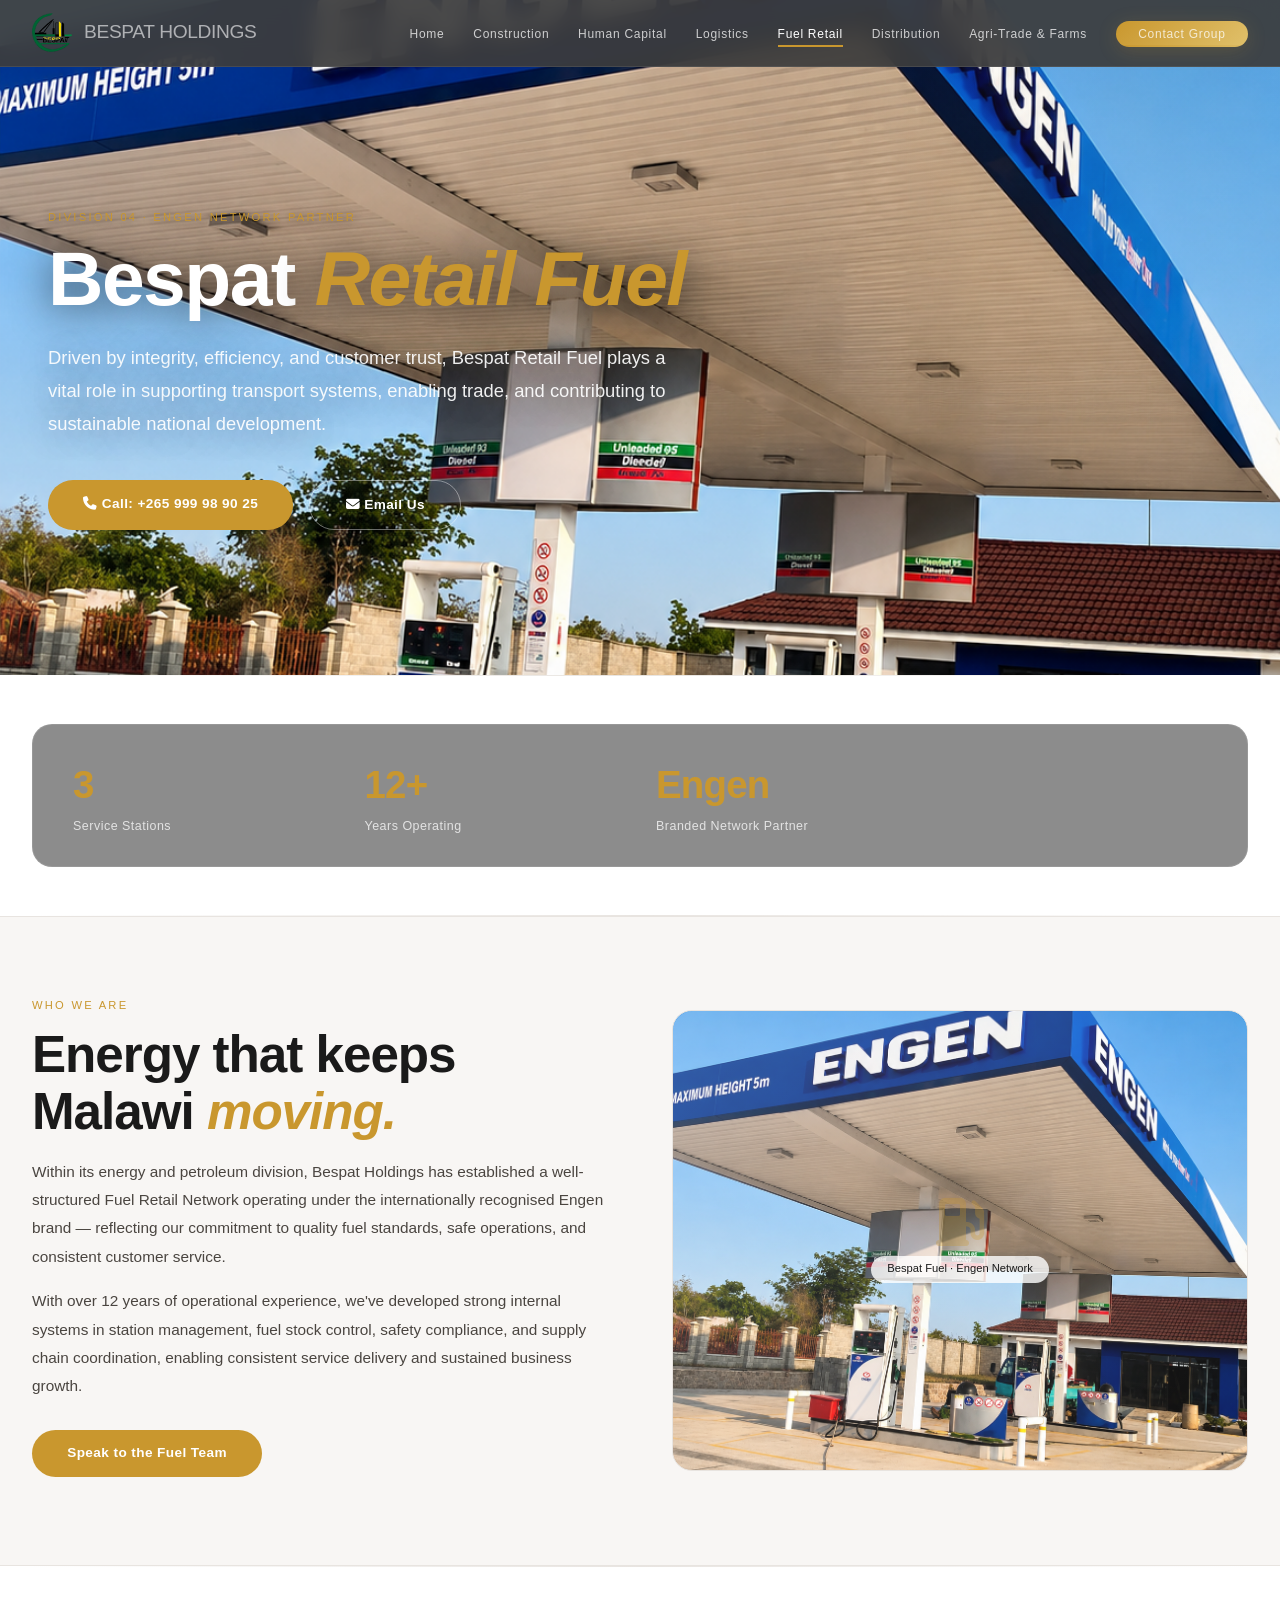
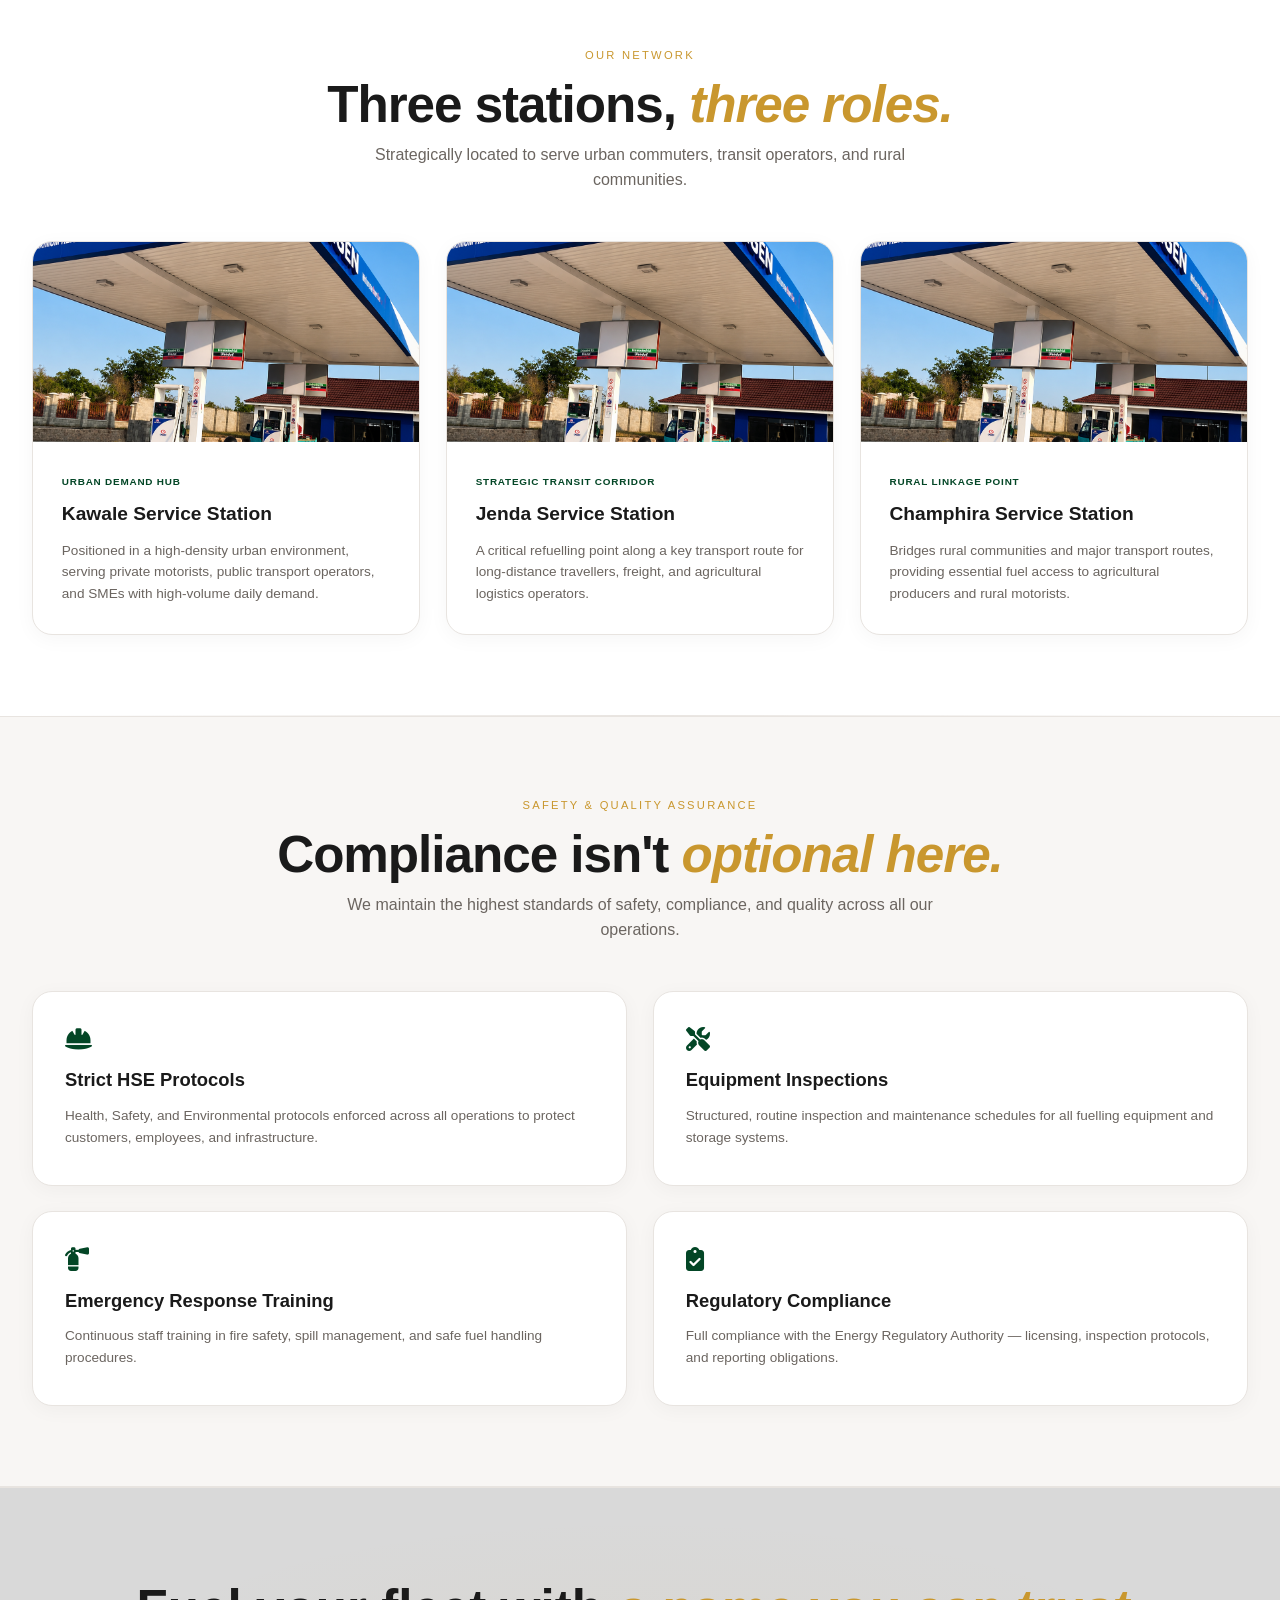
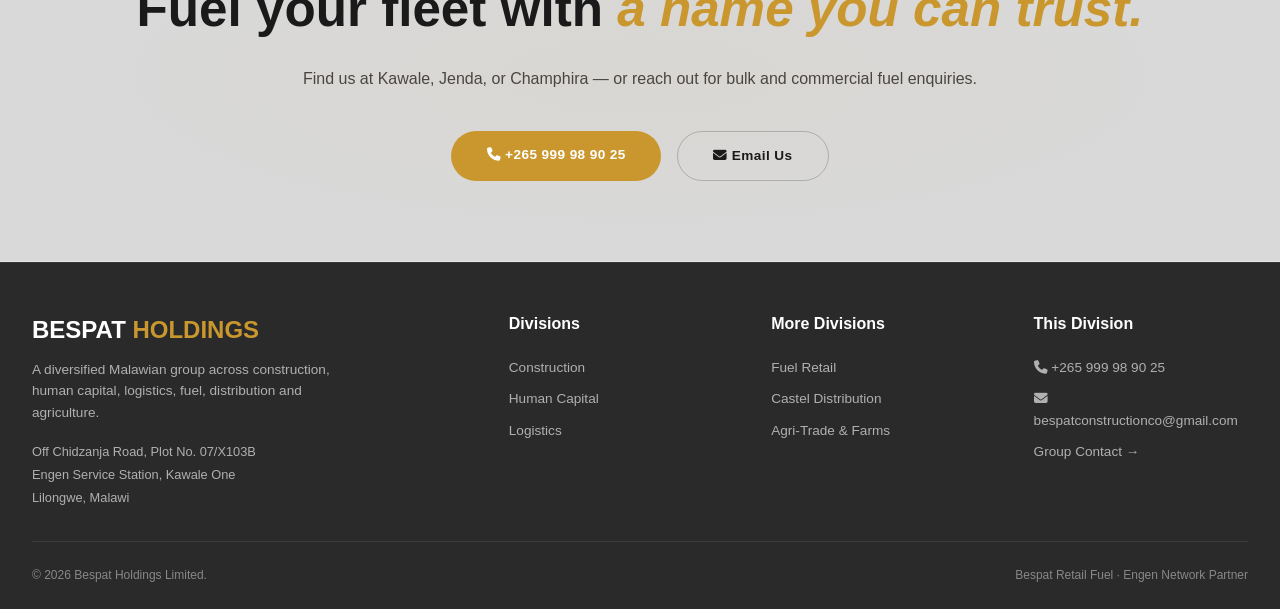
<file: fuel-retail.html>
<!DOCTYPE html>
<html lang="en">
<head>
    <meta charset="UTF-8" />
    <meta name="viewport" content="width=device-width, initial-scale=1.0" />
    <title>Bespat Retail Fuel — Engen Service Stations | Bespat Holdings</title>
    <link rel="canonical" href="https://bespat-holdings.com/" /> 
    <link rel="stylesheet" href="https://cdnjs.cloudflare.com/ajax/libs/font-awesome/6.5.0/css/all.min.css" />
    <link rel="preconnect" href="https://fonts.googleapis.com" />
    <link rel="preconnect" href="https://fonts.gstatic.com" crossorigin />
    <link href="https://fonts.googleapis.com/css2?family=Fraunces:ital,opsz,wght@0,9..144,300;0,9..144,400;0,9..144,600;0,9..144,700;1,9..144,300;1,9..144,600&family=Inter:opsz,wght@14..32,300;14..32,400;14..32,500;14..32,600&family=JetBrains+Mono:wght@400;600&display=swap" rel="stylesheet" />
    <style>
        /* ── RESET ── */
        * {
            margin: 0;
            padding: 0;
            box-sizing: border-box;
        }

        :root {
            --gold: #C9972E;
            --gold-light: #e0c06a;
            --gold-glow: rgba(201, 151, 46, 0.2);
            --dark: #0a0a0a;
            --dark-surface: #f8f6f4;
            --dark-card: #ffffff;
            --dark-border: #e8e4e0;
            --bone: #1a1a1a;
            --bone-muted: #4a4540;
            --muted: #6b6560;
            --muted-light: rgba(0, 0, 0, 0.7);
            --font-display: Arial, Helvetica, sans-serif;
            --font-body: Arial, Helvetica, sans-serif;
            --font-mono: Arial, Helvetica, sans-serif;
            --green: #034626;
            --acc-fuel: #034626;
            --light-grey-1: #d9d9d9;
            --light-grey-2: #c0c0c0;
        }

        body {
            background: #ffffff;
            color: var(--bone);
            font-family: var(--font-body);
            line-height: 1.6;
            overflow-x: hidden;
        }

        /* ── TYPOGRAPHY ── */
        .eyebrow {
            font-family: var(--font-mono);
            font-size: 0.7rem;
            letter-spacing: 0.2em;
            text-transform: uppercase;
            color: var(--gold);
            display: block;
            margin-bottom: 0.8rem;
            font-weight: 400;
        }

        .sec-title {
            font-family: var(--font-display);
            font-weight: 600;
            font-size: clamp(2rem, 4vw, 3.2rem);
            line-height: 1.1;
            letter-spacing: -0.02em;
            color: var(--bone);
        }
        .sec-title em {
            color: var(--gold);
            font-style: italic;
        }

        .sec-sub {
            color: var(--muted);
            font-size: 1rem;
            max-width: 600px;
            margin-top: 0.5rem;
        }

        .sec {
            padding: 5rem 0;
        }

        .sec-header {
            margin-bottom: 3rem;
        }
        .sec-header.center {
            text-align: center;
        }
        .sec-header.center .sec-sub {
            margin-left: auto;
            margin-right: auto;
        }

        .divider {
            height: 1px;
            background: linear-gradient(to right, transparent, var(--dark-border), transparent);
            margin: 0 2rem;
        }

        /* ── BUTTONS ── */
        .btn {
            display: inline-block;
            padding: 0.8rem 2.2rem;
            border-radius: 60px;
            font-weight: 600;
            font-size: 0.85rem;
            text-decoration: none;
            transition: all 0.4s cubic-bezier(0.25, 0.46, 0.45, 0.94);
            letter-spacing: 0.03em;
            border: none;
            cursor: pointer;
            position: relative;
            overflow: hidden;
        }

        .btn-gold {
            background: var(--gold);
            color: #ffffff;
        }
        .btn-gold:hover {
            background: var(--gold-light);
            transform: translateY(-3px);
            box-shadow: 0 16px 48px rgba(201, 151, 46, 0.35);
        }

        .btn-outline-light {
            background: transparent;
            color: #ffffff;
            border: 1.5px solid rgba(255, 255, 255, 0.4);
        }
        .btn-outline-light:hover {
            background: rgba(255, 255, 255, 0.15);
            border-color: var(--gold);
            color: var(--gold);
            transform: translateY(-3px);
        }

        .btn-primary {
            background: var(--gold);
            color: #ffffff;
        }
        .btn-primary:hover {
            background: var(--gold-light);
            transform: translateY(-3px);
            box-shadow: 0 16px 48px rgba(201, 151, 46, 0.3);
        }

        /* ── NAV ── DARK GREY HEADER ── */
        .site-nav {
            position: fixed;
            top: 0;
            left: 0;
            right: 0;
            z-index: 1000;
            display: flex;
            justify-content: space-between;
            align-items: center;
            padding: 0.8rem 2rem;
            background: rgba(60, 60, 60, 0.92);
            backdrop-filter: blur(12px);
            -webkit-backdrop-filter: blur(12px);
            border-bottom: 1px solid rgba(255, 255, 255, 0.08);
            transition: background 0.3s ease;
        }
        .site-nav.scrolled {
            background: rgba(40, 40, 40, 0.96);
            backdrop-filter: blur(16px);
            -webkit-backdrop-filter: blur(16px);
        }
        .nav-logo {
            display: flex;
            align-items: center;
            gap: 0.7rem;
            text-decoration: none;
            color: #ffffff;
            flex-shrink: 0;
        }
        .nav-logo img {
            height: 40px;
            width: auto;
            object-fit: contain;
            display: block;
        }
        .nav-logo .logo-text {
            font-family: var(--font-display);
            font-weight: 700;
            font-size: 1.2rem;
            letter-spacing: -0.02em;
            display: flex;
            align-items: center;
            gap: 0.5rem;
            color: #ffffff;
        }
        .nav-logo .logo-text span {
            font-weight: 300;
            color: rgba(255, 255, 255, 0.6);
        }
        .nav-logo .logo-fallback {
            display: none;
            align-items: center;
            justify-content: center;
            width: 38px;
            height: 38px;
            background: linear-gradient(135deg, var(--gold), var(--gold-light));
            color: #ffffff;
            border-radius: 50%;
            font-weight: 700;
            font-size: 1.2rem;
            font-family: var(--font-display);
            box-shadow: 0 0 30px rgba(201, 151, 46, 0.2);
        }

        .nav-hamburger {
            display: none;
            flex-direction: column;
            gap: 5px;
            cursor: pointer;
            background: none;
            border: none;
            padding: 5px;
            z-index: 1001;
        }
        .nav-hamburger span {
            display: block;
            width: 28px;
            height: 2px;
            background: #ffffff;
            transition: all 0.3s ease;
            border-radius: 2px;
        }
        .nav-hamburger.active span:nth-child(1) {
            transform: rotate(45deg) translate(5px, 5px);
        }
        .nav-hamburger.active span:nth-child(2) {
            opacity: 0;
        }
        .nav-hamburger.active span:nth-child(3) {
            transform: rotate(-45deg) translate(5px, -5px);
        }

        .nav-links {
            display: flex;
            gap: 1.8rem;
            list-style: none;
            align-items: center;
            transition: all 0.3s ease;
        }
        .nav-links a {
            color: rgba(255, 255, 255, 0.75);
            text-decoration: none;
            font-size: 0.75rem;
            font-weight: 500;
            letter-spacing: 0.06em;
            transition: 0.3s;
            border-bottom: 2px solid transparent;
            padding-bottom: 0.25rem;
            white-space: nowrap;
        }
        .nav-links a:hover,
        .nav-links a.active {
            color: #ffffff;
            border-bottom-color: var(--gold);
        }
        .nav-cta {
            background: linear-gradient(135deg, var(--gold), var(--gold-light));
            color: #ffffff;
            padding: 0.4rem 1.4rem;
            border-radius: 40px;
            font-weight: 700;
            font-size: 0.7rem;
            text-decoration: none;
            transition: 0.3s;
            letter-spacing: 0.05em;
            box-shadow: 0 4px 20px rgba(201, 151, 46, 0.2);
            white-space: nowrap;
        }
        .nav-cta:hover {
            transform: translateY(-2px);
            box-shadow: 0 8px 32px rgba(201, 151, 46, 0.35);
        }

        /* ── MOBILE NAV TOGGLE ── */
        @media (max-width: 768px) {
            .nav-hamburger {
                display: flex;
            }
            .nav-links {
                position: fixed;
                top: 0;
                right: -100%;
                width: 280px;
                height: 100vh;
                background: rgba(40, 40, 40, 0.98);
                backdrop-filter: blur(20px);
                -webkit-backdrop-filter: blur(20px);
                flex-direction: column;
                padding: 5rem 2rem 2rem;
                gap: 1.5rem;
                align-items: flex-start;
                transition: right 0.3s ease;
                border-left: 1px solid rgba(255, 255, 255, 0.05);
            }
            .nav-links.open {
                right: 0;
            }
            .nav-links a {
                font-size: 1rem;
                white-space: normal;
                color: rgba(255, 255, 255, 0.8);
            }
            .nav-cta {
                align-self: flex-start;
                font-size: 0.85rem;
                padding: 0.6rem 2rem;
                color: #ffffff;
            }
            .site-nav {
                padding: 0.6rem 1.2rem;
            }
            .nav-logo img {
                height: 32px;
            }
            .nav-logo .logo-text {
                font-size: 1rem;
            }
        }

        /* ── PAGE HERO ── */
        .page-hero {
            position: relative;
            min-height: 75vh;
            display: flex;
            align-items: center;
            padding: 8rem 3rem 4rem;
            overflow: hidden;
            background: #1a1a1a;
        }

        .page-hero-bg {
            position: absolute;
            inset: 0;
            z-index: 0;
            background-image: url('fuel-station.png');
            background-size: cover;
            background-position: center 40%;
            background-repeat: no-repeat;
        }
        /* NO overlay — image stays fully clear */

        .page-hero .gold-accent {
            position: absolute;
            width: 700px;
            height: 700px;
            border-radius: 50%;
            background: radial-gradient(circle, rgba(201, 151, 46, 0.08) 0%, transparent 70%);
            top: -250px;
            right: -200px;
            z-index: 1;
            pointer-events: none;
        }

        .page-hero-inner {
            position: relative;
            z-index: 2;
            max-width: 860px;
        }

        .page-hero h1 {
            font-family: var(--font-display);
            font-weight: 700;
            font-size: clamp(2.8rem, 6vw, 4.8rem);
            line-height: 1.0;
            letter-spacing: -0.02em;
            color: #ffffff;
            text-shadow: 0 4px 40px rgba(0, 0, 0, 0.7);
        }
        .page-hero h1 em {
            color: var(--gold);
            font-style: italic;
            font-weight: 600;
        }

        .page-hero p.lead {
            font-size: 1.15rem;
            color: rgba(255, 255, 255, 0.92);
            margin-top: 1.5rem;
            max-width: 620px;
            line-height: 1.8;
            text-shadow: 0 2px 30px rgba(0, 0, 0, 0.5);
            font-weight: 400;
        }

        .page-hero-btns {
            display: flex;
            gap: 1rem;
            margin-top: 2.5rem;
            flex-wrap: wrap;
        }

        /* ── STATS BAR ── */
        .stats-bar {
            display: grid;
            grid-template-columns: repeat(4, 1fr);
            gap: 2rem;
            max-width: 1240px;
            margin: 0 auto;
            background: rgba(0, 0, 0, 0.45);
            backdrop-filter: blur(10px);
            padding: 1.8rem 2.5rem;
            border-radius: 20px;
            border: 1px solid rgba(255, 255, 255, 0.1);
        }
        .stat-num {
            font-family: var(--font-mono);
            font-size: 2.4rem;
            font-weight: 600;
            color: var(--gold);
            letter-spacing: -0.02em;
        }
        .stat-label {
            font-size: 0.78rem;
            color: rgba(255, 255, 255, 0.75);
            font-weight: 400;
            letter-spacing: 0.04em;
            margin-top: 0.1rem;
        }

        /* ── ABOUT ── */
        .about-grid {
            display: grid;
            grid-template-columns: 1fr 1fr;
            gap: 4rem;
            align-items: center;
            max-width: 1240px;
            margin: 0 auto;
        }
        .about-body p {
            font-size: 0.96rem;
            color: var(--bone-muted);
            line-height: 1.85;
            margin-bottom: 1rem;
        }
        .about-img-wrap {
            aspect-ratio: 4/3.2;
            background: var(--dark-card);
            border-radius: 20px;
            border: 1px solid var(--dark-border);
            display: flex;
            align-items: center;
            justify-content: center;
            flex-direction: column;
            color: var(--muted);
            font-size: 0.85rem;
            gap: 0.6rem;
            background-image: url('fuel-station.png');
            background-size: cover;
            background-position: center;
            position: relative;
            overflow: hidden;
        }
        .about-img-wrap::after {
            content: '';
            position: absolute;
            inset: 0;
            background: linear-gradient(135deg, rgba(255, 255, 255, 0.2), rgba(255, 255, 255, 0.05));
            border-radius: 20px;
        }
        .about-img-wrap .ph-icon {
            font-size: 3rem;
            color: var(--gold);
            opacity: 0.3;
            z-index: 1;
        }
        .about-img-wrap span {
            z-index: 1;
            background: rgba(255, 255, 255, 0.8);
            padding: 0.3rem 1rem;
            border-radius: 20px;
            font-size: 0.7rem;
            color: var(--bone);
        }

        /* ── STATION GRID ── */
        .station-grid {
            display: grid;
            grid-template-columns: repeat(3, 1fr);
            gap: 1.6rem;
            max-width: 1240px;
            margin: 0 auto;
        }
        .station-card {
            background: #ffffff;
            border: 1px solid var(--dark-border);
            border-radius: 20px;
            overflow: hidden;
            transition: all 0.5s cubic-bezier(0.25, 0.46, 0.45, 0.94);
            box-shadow: 0 4px 20px rgba(0, 0, 0, 0.04);
        }
        .station-card:hover {
            transform: translateY(-8px);
            border-color: var(--acc-fuel);
            box-shadow: 0 32px 64px rgba(0, 0, 0, 0.08);
        }
        .station-card .station-img {
            height: 200px;
            overflow: hidden;
            position: relative;
        }
        .station-card .station-img img {
            width: 100%;
            height: 100%;
            object-fit: cover;
            transition: 0.5s;
        }
        .station-card:hover .station-img img {
            transform: scale(1.05);
        }
        .station-body {
            padding: 1.6rem 1.8rem 1.8rem;
        }
        .station-body .tag {
            font-family: var(--font-mono);
            font-size: 0.62rem;
            letter-spacing: 0.08em;
            text-transform: uppercase;
            color: var(--acc-fuel);
            font-weight: 700;
        }
        .station-body h3 {
            font-family: var(--font-display);
            font-size: 1.2rem;
            color: var(--bone);
            margin: 0.4rem 0 0.6rem;
        }
        .station-body p {
            font-size: 0.85rem;
            color: var(--muted);
            line-height: 1.6;
        }

        /* ── SAFETY SECTION ── */
        .safety-section {
            background: #f8f6f4;
            padding: 5rem 0;
            border-top: 1px solid var(--dark-border);
            border-bottom: 1px solid var(--dark-border);
        }
        .safety-section .sec-title {
            color: var(--bone);
        }
        .safety-section .sec-title em {
            color: var(--gold);
        }
        .safety-section .sec-sub {
            color: var(--muted);
        }
        .safety-section .eyebrow {
            color: var(--gold);
        }

        .safety-grid {
            display: grid;
            grid-template-columns: repeat(2, 1fr);
            gap: 1.6rem;
            max-width: 1240px;
            margin: 0 auto;
        }
        .safety-card {
            background: #ffffff;
            border: 1px solid var(--dark-border);
            border-radius: 20px;
            padding: 2.2rem 2rem;
            transition: all 0.5s cubic-bezier(0.25, 0.46, 0.45, 0.94);
            box-shadow: 0 4px 20px rgba(0, 0, 0, 0.04);
        }
        .safety-card:hover {
            transform: translateY(-6px);
            border-color: var(--acc-fuel);
            box-shadow: 0 24px 48px rgba(0, 0, 0, 0.08);
        }
        .safety-card i {
            color: var(--acc-fuel);
            font-size: 1.5rem;
            margin-bottom: 0.9rem;
            display: block;
        }
        .safety-card h3 {
            font-family: var(--font-display);
            font-size: 1.15rem;
            color: var(--bone);
            margin-bottom: 0.6rem;
        }
        .safety-card p {
            font-size: 0.85rem;
            color: var(--muted);
            line-height: 1.65;
        }

        /* ── LIGHT GREY SECTIONS ── */
        .light-grey-1-section {
            background: var(--light-grey-1);
        }
        .light-grey-2-section {
            background: var(--light-grey-2);
        }
        .light-grey-1-section .sec-title,
        .light-grey-2-section .sec-title {
            color: var(--bone);
        }
        .light-grey-1-section .sec-title em,
        .light-grey-2-section .sec-title em {
            color: var(--gold);
        }
        .light-grey-1-section .sec-sub,
        .light-grey-2-section .sec-sub {
            color: var(--muted);
        }
        .light-grey-1-section .eyebrow,
        .light-grey-2-section .eyebrow {
            color: var(--gold);
        }
        .light-grey-1-section .btn-outline-light,
        .light-grey-2-section .btn-outline-light {
            color: var(--bone);
            border-color: rgba(0, 0, 0, 0.2);
        }
        .light-grey-1-section .btn-outline-light:hover,
        .light-grey-2-section .btn-outline-light:hover {
            color: var(--gold);
            border-color: var(--gold);
        }
        .light-grey-1-section .btn-gold,
        .light-grey-2-section .btn-gold {
            color: #ffffff;
        }
        .light-grey-1-section p,
        .light-grey-2-section p {
            color: var(--bone-muted);
        }
        .light-grey-1-section h2,
        .light-grey-2-section h2 {
            color: var(--bone);
        }

        /* ── CTA ── */
        .cta-band {
            border-top: 1px solid var(--dark-border);
            border-bottom: 1px solid var(--dark-border);
            text-align: center;
            padding: 5rem 3rem;
            position: relative;
            overflow: hidden;
        }
        .cta-band::before {
            content: '';
            position: absolute;
            inset: 0;
            background: radial-gradient(ellipse at center, rgba(201, 151, 46, 0.04) 0%, transparent 60%);
        }
        .cta-band h2 {
            font-family: var(--font-display);
            font-weight: 600;
            font-size: clamp(2rem, 4.6vw, 3.2rem);
            position: relative;
            z-index: 1;
            color: var(--bone);
        }
        .cta-band h2 em {
            color: var(--gold);
            font-style: italic;
        }
        .cta-band p {
            color: var(--bone-muted);
            margin: 1rem 0 2rem;
            position: relative;
            z-index: 1;
        }
        .cta-band .page-hero-btns {
            justify-content: center;
            position: relative;
            z-index: 1;
        }
        .cta-band .btn-outline-light {
            color: var(--bone);
            border-color: rgba(0, 0, 0, 0.2);
        }
        .cta-band .btn-outline-light:hover {
            color: var(--gold);
            border-color: var(--gold);
        }

        /* ── FOOTER (DARK GREY) ── */
        .site-footer {
            background: #2a2a2a;
            border-top: 1px solid rgba(255, 255, 255, 0.06);
            padding: 3rem 2rem 1.5rem;
            color: #d0d0d0;
        }
        .footer-grid {
            max-width: 1240px;
            margin: 0 auto;
            display: grid;
            grid-template-columns: 2fr 1fr 1fr 1fr;
            gap: 3rem;
        }
        .footer-brand .fb-logo {
            font-family: var(--font-display);
            font-weight: 700;
            font-size: 1.5rem;
            color: #ffffff;
        }
        .footer-brand .fb-logo span {
            color: var(--gold);
        }
        .footer-brand .fb-tag {
            color: #b0b0b0;
            font-size: 0.85rem;
            max-width: 300px;
            margin: 0.6rem 0 1rem;
        }
        .footer-brand .fb-addr {
            color: #b0b0b0;
            font-size: 0.8rem;
            line-height: 1.8;
        }
        .footer-col h4 {
            font-family: var(--font-display);
            font-size: 1rem;
            margin-bottom: 1rem;
            color: #ffffff;
        }
        .footer-col a {
            display: block;
            color: #b0b0b0;
            text-decoration: none;
            font-size: 0.85rem;
            padding: 0.3rem 0;
            transition: 0.3s;
        }
        .footer-col a:hover {
            color: var(--gold);
            padding-left: 0.3rem;
        }
        .footer-bottom {
            max-width: 1240px;
            margin: 2rem auto 0;
            padding-top: 1.5rem;
            border-top: 1px solid rgba(255, 255, 255, 0.08);
            display: flex;
            justify-content: space-between;
            font-size: 0.75rem;
            color: #888;
        }

        /* ── RESPONSIVE ── */
        @media (max-width: 980px) {
            .station-grid {
                grid-template-columns: 1fr 1fr;
            }
            .safety-grid {
                grid-template-columns: 1fr 1fr;
            }
            .about-grid {
                grid-template-columns: 1fr;
                gap: 2.2rem;
            }
            .stats-bar {
                grid-template-columns: repeat(2, 1fr);
                gap: 1.5rem;
                padding: 1.2rem 1.8rem;
            }
            .footer-grid {
                grid-template-columns: 1fr 1fr;
                gap: 2rem;
            }
            .page-hero {
                padding: 7rem 1.5rem 3rem;
                min-height: 60vh;
            }
        }
        @media (max-width: 640px) {
            .station-grid {
                grid-template-columns: 1fr;
            }
            .safety-grid {
                grid-template-columns: 1fr;
            }
            .stats-bar {
                grid-template-columns: 1fr 1fr;
                gap: 1rem;
                padding: 1rem;
            }
            .stat-num {
                font-size: 1.8rem;
            }
            .page-hero {
                padding: 6rem 1.2rem 2rem;
                min-height: 50vh;
            }
            .footer-grid {
                grid-template-columns: 1fr;
                gap: 1.5rem;
            }
            .footer-bottom {
                flex-direction: column;
                gap: 0.5rem;
                text-align: center;
            }
            .station-card .station-img {
                height: 150px;
            }
            .page-hero h1 {
                font-size: 2.2rem;
            }
            .page-hero p.lead {
                font-size: 0.95rem;
            }
        }
    </style>
</head>
<body>

    <!-- ══ NAV ══ -->
    <nav class="site-nav" id="siteNav">
        <a class="nav-logo" href="index.html">
            <img src="HUMAN logo.png" alt="Bespat Holdings Logo" onerror="this.style.display='none'; this.parentElement.querySelector('.logo-fallback').style.display='flex';" />
            <div class="logo-text" style="display:flex; align-items:center; gap:0.7rem;">
                <span class="logo-fallback">B</span>
                <span>BESPAT <span style="font-weight:300;color:rgba(255,255,255,0.6);">HOLDINGS</span></span>
            </div>
        </a>

        <button class="nav-hamburger" id="hamburger" aria-label="Toggle navigation">
            <span></span>
            <span></span>
            <span></span>
        </button>

        <ul class="nav-links" id="navLinks">
            <li><a href="index.html">Home</a></li>
            <li><a href="construction.html">Construction</a></li>
            <li><a href="human-capital.html">Human Capital</a></li>
            <li><a href="logistics.html">Logistics</a></li>
            <li><a href="fuel-retail.html" class="active">Fuel Retail</a></li>
            <li><a href="distribution.html">Distribution</a></li>
            <li><a href="agri-trade.html">Agri-Trade &amp; Farms</a></li>
            <li><a class="nav-cta" href="contact-group.html">Contact Group</a></li>
        </ul>
    </nav>

    <!-- ══ PAGE HERO ══ -->
    <header class="page-hero">
        <div class="page-hero-bg"></div>
        <div class="gold-accent"></div>
        <div class="page-hero-inner">
            <span class="eyebrow" style="color:var(--gold); text-shadow:0 2px 10px rgba(0,0,0,0.5);">Division 04 · Engen Network Partner</span>
            <h1>Bespat <em>Retail Fuel</em></h1>
            <p class="lead">Driven by integrity, efficiency, and customer trust, Bespat Retail Fuel plays a vital role in supporting transport systems, enabling trade, and contributing to sustainable national development.</p>
            <div class="page-hero-btns">
                <a class="btn btn-gold" href="tel:+265999989025"><i class="fa-solid fa-phone"></i> Call: +265 999 98 90 25</a>
                <a class="btn btn-outline-light" href="mailto:bespatconstructionco@gmail.com"><i class="fa-solid fa-envelope"></i> Email Us</a>
            </div>
        </div>
    </header>

    <div class="divider"></div>

    <!-- ══ STATS ══ -->
    <section class="sec" style="background: #ffffff; padding-top: 3rem; padding-bottom: 3rem;">
        <div class="container" style="max-width:1280px;margin:0 auto;padding:0 2rem;">
            <div class="stats-bar">
                <div><div class="stat-num">3</div><div class="stat-label">Service Stations</div></div>
                <div><div class="stat-num">12+</div><div class="stat-label">Years Operating</div></div>

                <div><div class="stat-num">Engen</div><div class="stat-label">Branded Network Partner</div></div>
            </div>
        </div>
    </section>

    <div class="divider"></div>

    <!-- ══ ABOUT ══ -->
    <section class="sec" style="background: #f8f6f4; border-top: 1px solid var(--dark-border); border-bottom: 1px solid var(--dark-border);">
        <div class="container" style="max-width:1280px;margin:0 auto;padding:0 2rem;">
            <div class="about-grid">
                <div class="about-body">
                    <span class="eyebrow">Who We Are</span>
                    <h2 class="sec-title" style="margin-bottom:1.1rem">Energy that keeps Malawi <em>moving.</em></h2>
                    <p>Within its energy and petroleum division, Bespat Holdings has established a well-structured Fuel Retail Network operating under the internationally recognised Engen brand — reflecting our commitment to quality fuel standards, safe operations, and consistent customer service.</p>
                    <p>With over 12 years of operational experience, we've developed strong internal systems in station management, fuel stock control, safety compliance, and supply chain coordination, enabling consistent service delivery and sustained business growth.</p>
                    <a class="btn btn-primary" href="contact-group.html" style="margin-top:0.8rem">Speak to the Fuel Team</a>
                </div>
                <div class="about-img-wrap">
                    <i class="fa-solid fa-gas-pump ph-icon"></i>
                    <span>Bespat Fuel · Engen Network</span>
                </div>
            </div>
        </div>
    </section>

    <div class="divider"></div>

    <!-- ══ STATIONS ══ -->
    <section class="sec" style="background: #ffffff;">
        <div class="container" style="max-width:1280px;margin:0 auto;padding:0 2rem;">
            <div class="sec-header center">
                <span class="eyebrow">Our Network</span>
                <h2 class="sec-title">Three stations, <em>three roles.</em></h2>
                <p class="sec-sub" style="margin-left:auto;margin-right:auto;">Strategically located to serve urban commuters, transit operators, and rural communities.</p>
            </div>
            <div class="station-grid">
                <div class="station-card">
                    <div class="station-img">
                        <img src="fuel-station.png" alt="Kawale Service Station" />
                    </div>
                    <div class="station-body">
                        <span class="tag">Urban Demand Hub</span>
                        <h3>Kawale Service Station</h3>
                        <p>Positioned in a high-density urban environment, serving private motorists, public transport operators, and SMEs with high-volume daily demand.</p>
                    </div>
                </div>
                <div class="station-card">
                    <div class="station-img">
                        <img src="fuel-station.png" alt="Jenda Service Station" />
                    </div>
                    <div class="station-body">
                        <span class="tag">Strategic Transit Corridor</span>
                        <h3>Jenda Service Station</h3>
                        <p>A critical refuelling point along a key transport route for long-distance travellers, freight, and agricultural logistics operators.</p>
                    </div>
                </div>
                <div class="station-card">
                    <div class="station-img">
                        <img src="fuel-station.png" alt="Champhira Service Station" />
                    </div>
                    <div class="station-body">
                        <span class="tag">Rural Linkage Point</span>
                        <h3>Champhira Service Station</h3>
                        <p>Bridges rural communities and major transport routes, providing essential fuel access to agricultural producers and rural motorists.</p>
                    </div>
                </div>
            </div>
        </div>
    </section>

    <div class="divider"></div>

    <!-- ══ SAFETY & QUALITY ══ -->
    <section class="safety-section">
        <div class="container" style="max-width:1280px;margin:0 auto;padding:0 2rem;">
            <div class="sec-header center">
                <span class="eyebrow">Safety &amp; Quality Assurance</span>
                <h2 class="sec-title">Compliance isn't <em>optional here.</em></h2>
                <p class="sec-sub" style="margin-left:auto;margin-right:auto;">We maintain the highest standards of safety, compliance, and quality across all our operations.</p>
            </div>
            <div class="safety-grid">
                <div class="safety-card">
                    <i class="fa-solid fa-helmet-safety"></i>
                    <h3>Strict HSE Protocols</h3>
                    <p>Health, Safety, and Environmental protocols enforced across all operations to protect customers, employees, and infrastructure.</p>
                </div>
                <div class="safety-card">
                    <i class="fa-solid fa-screwdriver-wrench"></i>
                    <h3>Equipment Inspections</h3>
                    <p>Structured, routine inspection and maintenance schedules for all fuelling equipment and storage systems.</p>
                </div>
                <div class="safety-card">
                    <i class="fa-solid fa-fire-extinguisher"></i>
                    <h3>Emergency Response Training</h3>
                    <p>Continuous staff training in fire safety, spill management, and safe fuel handling procedures.</p>
                </div>
                <div class="safety-card">
                    <i class="fa-solid fa-clipboard-check"></i>
                    <h3>Regulatory Compliance</h3>
                    <p>Full compliance with the Energy Regulatory Authority — licensing, inspection protocols, and reporting obligations.</p>
                </div>
            </div>
        </div>
    </section>

    <!-- ══ CTA - LIGHT GREY ══ -->
    <div class="cta-band light-grey-1-section">
        <h2>Fuel your fleet with <em>a name you can trust.</em></h2>
        <p>Find us at Kawale, Jenda, or Champhira — or reach out for bulk and commercial fuel enquiries.</p>
        <div class="page-hero-btns">
            <a class="btn btn-gold" href="tel:+265999989025"><i class="fa-solid fa-phone"></i> +265 999 98 90 25</a>
            <a class="btn btn-outline-light" href="mailto:bespatconstructionco@gmail.com"><i class="fa-solid fa-envelope"></i> Email Us</a>
        </div>
    </div>

    <!-- ══ FOOTER (DARK GREY) ══ -->
    <footer class="site-footer">
        <div class="footer-grid">
            <div class="footer-brand">
                <div class="fb-logo">BESPAT <span>HOLDINGS</span></div>
                <p class="fb-tag">A diversified Malawian group across construction, human capital, logistics, fuel, distribution and agriculture.</p>
                <p class="fb-addr">Off Chidzanja Road, Plot No. 07/X103B<br>Engen Service Station, Kawale One<br>Lilongwe, Malawi</p>
            </div>
            <div class="footer-col">
                <h4>Divisions</h4>
                <a href="construction.html">Construction</a>
                <a href="human-capital.html">Human Capital</a>
                <a href="logistics.html">Logistics</a>
            </div>
            <div class="footer-col">
                <h4>More Divisions</h4>
                <a href="fuel-retail.html">Fuel Retail</a>
                <a href="distribution.html">Castel Distribution</a>
                <a href="agri-trade.html">Agri-Trade &amp; Farms</a>
            </div>
            <div class="footer-col">
                <h4>This Division</h4>
                <a href="tel:+265999989025"><i class="fa-solid fa-phone"></i> +265 999 98 90 25</a>
                <a href="mailto:bespatconstructionco@gmail.com"><i class="fa-solid fa-envelope"></i> bespatconstructionco@gmail.com</a>
                <a href="contact-group.html">Group Contact →</a>
            </div>
        </div>
        <div class="footer-bottom">
            <span>© 2026 Bespat Holdings Limited.</span>
            <span>Bespat Retail Fuel · Engen Network Partner</span>
        </div>
    </footer>

    <script>
        // ── HAMBURGER MENU TOGGLE ──
        const hamburger = document.getElementById('hamburger');
        const navLinks = document.getElementById('navLinks');

        hamburger.addEventListener('click', function() {
            this.classList.toggle('active');
            navLinks.classList.toggle('open');
        });

        document.querySelectorAll('.nav-links a').forEach(link => {
            link.addEventListener('click', () => {
                hamburger.classList.remove('active');
                navLinks.classList.remove('open');
            });
        });

        document.addEventListener('click', function(e) {
            if (!e.target.closest('.site-nav')) {
                hamburger.classList.remove('active');
                navLinks.classList.remove('open');
            }
        });

        window.addEventListener('scroll', function() {
            const nav = document.getElementById('siteNav');
            if (window.scrollY > 50) {
                nav.classList.add('scrolled');
            } else {
                nav.classList.remove('scrolled');
            }
        });
    </script>
</body>
</html>
</file>
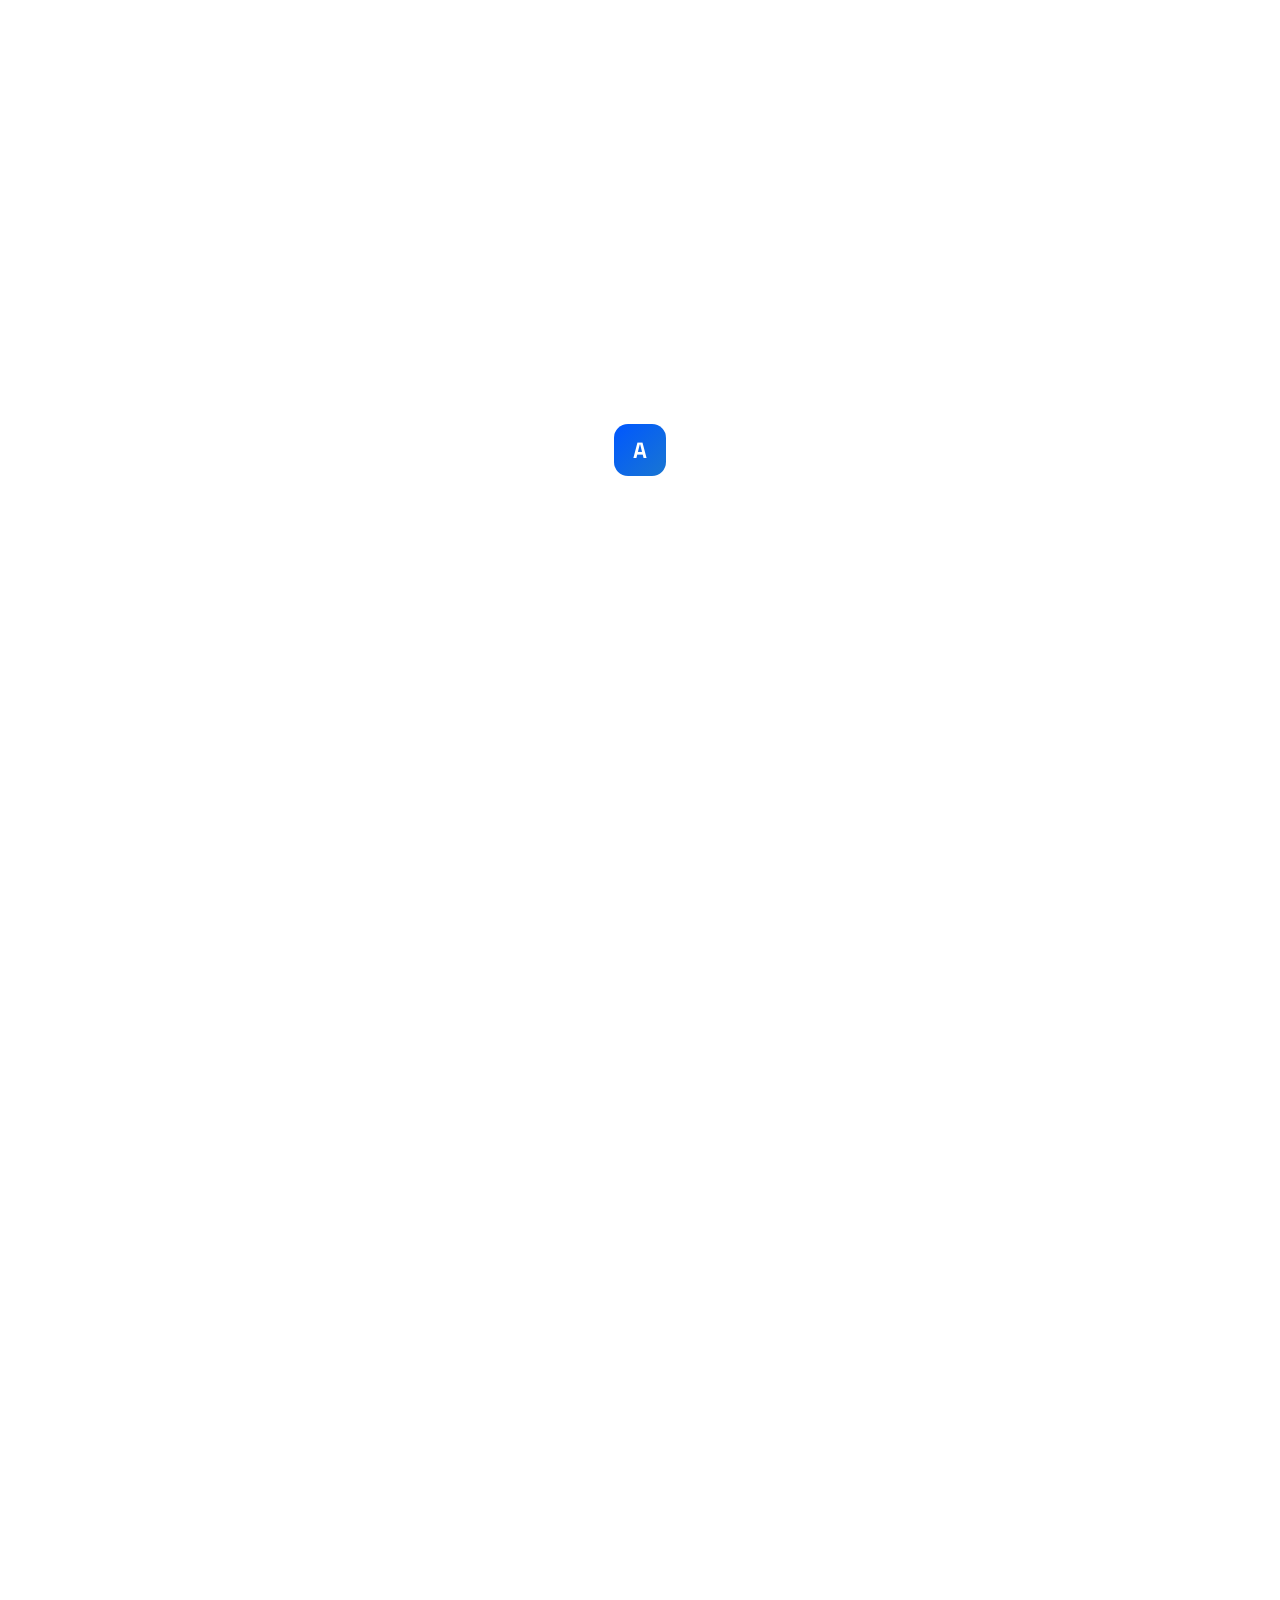
<file: yee.html>
<!DOCTYPE html>
<html lang="en">
<head>
<meta charset="UTF-8" />
<meta name="viewport" content="width=device-width, initial-scale=1.0" />
<title>Annie Mangoche — Full Stack Software Engineer | Lilongwe, Malawi</title>
<meta name="description" content="Annie Mangoche is a Full Stack Software Engineer building web applications, enterprise systems and business automation software for clients worldwide, based in Lilongwe, Malawi." />
<meta name="keywords" content="Annie Mangoche, Full Stack Developer Malawi, Software Engineer Lilongwe, Web Developer Malawi, React Developer, Next.js Developer, Craft Code Creative" />
<meta name="author" content="Annie Mangoche" />
<link rel="canonical" href="https://anniemangoche.dev/" />

<!-- Open Graph -->
<meta property="og:type" content="website" />
<meta property="og:title" content="Annie Mangoche — Full Stack Software Engineer" />
<meta property="og:description" content="Building modern digital solutions that help businesses grow. Web apps, enterprise systems &amp; business automation — delivered worldwide from Lilongwe, Malawi." />
<meta property="og:url" content="https://anniemangoche.dev/" />
<meta property="og:site_name" content="Annie Mangoche" />
<meta property="og:image" content="annie.png" />

<!-- Twitter -->
<meta name="twitter:card" content="summary_large_image" />
<meta name="twitter:title" content="Annie Mangoche — Full Stack Software Engineer" />
<meta name="twitter:description" content="Building modern digital solutions that help businesses grow." />
<meta name="twitter:image" content="annie.png" />

<!-- Favicon (monogram, swap for real logo later) -->
<link rel="icon" href="data:image/svg+xml,%3Csvg xmlns='http://www.w3.org/2000/svg' viewBox='0 0 64 64'%3E%3Crect width='64' height='64' rx='16' fill='%230057FF'/%3E%3Ctext x='32' y='42' font-family='Space Grotesk,Arial' font-weight='700' font-size='28' fill='white' text-anchor='middle'%3EA%3C/text%3E%3C/svg%3E" />

<!-- Structured Data -->
<script type="application/ld+json">
{
  "@context": "https://schema.org",
  "@type": "Person",
  "name": "Annie Mangoche",
  "jobTitle": "Full Stack Software Engineer",
  "email": "mailto:craftcodecreative@gmail.com",
  "telephone": "+265999746398",
  "url": "https://anniemangoche.dev/",
  "address": {
    "@type": "PostalAddress",
    "addressLocality": "Lilongwe",
    "addressCountry": "Malawi"
  },
  "worksFor": {
    "@type": "Organization",
    "name": "Craft Code Creative"
  },
  "knowsAbout": ["Full Stack Development", "React", "Next.js", "Node.js", "Database Design", "Cloud Deployment", "UI/UX Design"]
}
</script>

<link rel="preconnect" href="https://fonts.googleapis.com">
<link rel="preconnect" href="https://fonts.gstatic.com" crossorigin>
<link href="https://fonts.googleapis.com/css2?family=Space+Grotesk:wght@500;600;700&family=Inter:wght@400;500;600;700&family=JetBrains+Mono:wght@400;500;600&display=swap" rel="stylesheet">

<style>
/* ============ DESIGN TOKENS ============ */
:root{
  --blue-900:#00318f;
  --blue-700:#1565C0;
  --blue-600:#0057FF;
  --blue-500:#1976D2;
  --blue-100:#e8f0ff;
  --blue-50:#f4f8ff;
  --white:#ffffff;
  --gray-50:#F7F9FC;
  --gray-100:#EEF1F7;
  --gray-200:#E3E8F0;
  --gray-400:#9AA4B5;
  --ink-900:#0A0E1A;
  --ink-700:#333A48;
  --ink-500:#5B6472;
  --font-display:'Space Grotesk', sans-serif;
  --font-body:'Inter', sans-serif;
  --font-mono:'JetBrains Mono', monospace;
  --radius-sm:10px;
  --radius-md:16px;
  --radius-lg:24px;
  --shadow-sm:0 2px 8px rgba(10,14,26,0.06);
  --shadow-md:0 8px 30px rgba(10,14,26,0.08);
  --shadow-lg:0 20px 60px rgba(0,87,255,0.14);
  --ease:cubic-bezier(.16,1,.3,1);
}

*{margin:0;padding:0;box-sizing:border-box;}
html{scroll-behavior:smooth;}
body{
  font-family:var(--font-body);
  color:var(--ink-900);
  background:var(--white);
  -webkit-font-smoothing:antialiased;
  overflow-x:hidden;
}
img{max-width:100%;display:block;}
a{color:inherit;text-decoration:none;}
ul{list-style:none;}
button{font-family:inherit;cursor:pointer;border:none;background:none;}
h1,h2,h3,h4{font-family:var(--font-display);line-height:1.1;font-weight:700;letter-spacing:-0.02em;}
.mono{font-family:var(--font-mono);}

@media (prefers-reduced-motion: reduce){
  *{animation-duration:0.01ms !important;animation-iteration-count:1 !important;transition-duration:0.01ms !important;scroll-behavior:auto !important;}
}

:focus-visible{outline:2px solid var(--blue-600);outline-offset:3px;border-radius:4px;}

.container{max-width:1220px;margin:0 auto;padding:0 24px;}
.section{padding:120px 0;}
@media (max-width:768px){.section{padding:72px 0;}}

.eyebrow{
  display:inline-flex;align-items:center;gap:8px;
  font-family:var(--font-mono);font-size:13px;font-weight:500;
  color:var(--blue-600);background:var(--blue-50);
  border:1px solid var(--blue-100);padding:6px 14px;border-radius:100px;
  margin-bottom:20px;
}
.eyebrow::before{content:'';width:6px;height:6px;border-radius:50%;background:var(--blue-600);}

.section-head{max-width:640px;margin-bottom:56px;}
.section-head h2{font-size:clamp(28px,4vw,42px);margin-bottom:16px;color:var(--ink-900);}
.section-head p{font-size:17px;color:var(--ink-500);line-height:1.65;}
.section-head.center{margin-left:auto;margin-right:auto;text-align:center;}

.btn{
  display:inline-flex;align-items:center;justify-content:center;gap:8px;
  font-weight:600;font-size:15px;padding:14px 26px;border-radius:100px;
  transition:transform .35s var(--ease), box-shadow .35s var(--ease), background .25s;
  white-space:nowrap;
}
.btn-primary{
  background:linear-gradient(135deg,var(--blue-600),var(--blue-500));
  color:#fff;box-shadow:0 8px 24px rgba(0,87,255,0.28);
  position:relative;overflow:hidden;
}
.btn-primary::after{
  content:'';position:absolute;inset:0;border-radius:100px;
  box-shadow:0 0 0 0 rgba(0,87,255,0.5);
  transition:box-shadow .6s var(--ease);
}
.btn-primary:hover{transform:translateY(-2px);box-shadow:0 12px 32px rgba(0,87,255,0.4);}
.btn-secondary{
  background:#fff;color:var(--ink-900);border:1.5px solid var(--gray-200);
}
.btn-secondary:hover{border-color:var(--blue-600);color:var(--blue-600);transform:translateY(-2px);}
.btn-ghost{color:var(--blue-600);font-weight:600;font-size:15px;}
.btn-sm{padding:9px 18px;font-size:13px;}

.tag{
  font-family:var(--font-mono);font-size:12px;font-weight:500;
  padding:5px 12px;border-radius:6px;background:var(--blue-50);
  color:var(--blue-700);border:1px solid var(--blue-100);
}

.reveal{opacity:0;transform:translateY(28px);transition:opacity .8s var(--ease), transform .8s var(--ease);}
.reveal.in{opacity:1;transform:translateY(0);}
.reveal-stagger > *{opacity:0;transform:translateY(24px);transition:opacity .7s var(--ease), transform .7s var(--ease);}
.reveal-stagger.in > *{opacity:1;transform:translateY(0);}
.reveal-stagger.in > *:nth-child(1){transition-delay:.05s;}
.reveal-stagger.in > *:nth-child(2){transition-delay:.12s;}
.reveal-stagger.in > *:nth-child(3){transition-delay:.19s;}
.reveal-stagger.in > *:nth-child(4){transition-delay:.26s;}
.reveal-stagger.in > *:nth-child(5){transition-delay:.33s;}
.reveal-stagger.in > *:nth-child(6){transition-delay:.4s;}
.reveal-stagger.in > *:nth-child(n+7){transition-delay:.44s;}

/* ============ LOADER ============ */
#loader{
  position:fixed;inset:0;background:#fff;z-index:9999;
  display:flex;align-items:center;justify-content:center;
  transition:opacity .6s var(--ease), visibility .6s var(--ease);
}
#loader.hide{opacity:0;visibility:hidden;}
.loader-mark{
  width:52px;height:52px;border-radius:14px;
  background:linear-gradient(135deg,var(--blue-600),var(--blue-500));
  display:flex;align-items:center;justify-content:center;
  font-family:var(--font-display);font-weight:700;color:#fff;font-size:22px;
  animation:pulseMark 1.1s ease-in-out infinite;
}
@keyframes pulseMark{0%,100%{transform:scale(1);}50%{transform:scale(0.88);}}

/* ============ SCROLL PROGRESS ============ */
#progress{position:fixed;top:0;left:0;height:3px;background:linear-gradient(90deg,var(--blue-600),var(--blue-500));z-index:1001;width:0%;transition:width .1s linear;}

/* ============ NAV ============ */
header{
  position:fixed;top:0;left:0;right:0;z-index:1000;
  padding:18px 0;transition:background .4s var(--ease), box-shadow .4s var(--ease), padding .4s var(--ease);
}
header.scrolled{
  background:rgba(255,255,255,0.85);backdrop-filter:blur(16px) saturate(180%);
  box-shadow:0 1px 0 rgba(10,14,26,0.06);padding:12px 0;
}
.nav-inner{display:flex;align-items:center;justify-content:space-between;gap:24px;}
.brand{display:flex;align-items:center;gap:10px;font-family:var(--font-display);font-weight:700;font-size:17px;}
.brand-mark{
  width:38px;height:38px;border-radius:10px;
  background:linear-gradient(135deg,var(--blue-600),var(--blue-500));
  display:flex;align-items:center;justify-content:center;color:#fff;font-size:16px;flex-shrink:0;
  box-shadow:0 4px 14px rgba(0,87,255,0.3);
}
.nav-links{display:flex;align-items:center;gap:2px;}
.nav-links a{
  font-size:14.5px;font-weight:500;color:var(--ink-700);padding:9px 14px;border-radius:8px;
  transition:color .25s, background .25s;position:relative;
}
.nav-links a:hover, .nav-links a.active{color:var(--blue-600);background:var(--blue-50);}
.nav-cta{display:flex;align-items:center;gap:14px;}
.nav-toggle{display:none;width:40px;height:40px;align-items:center;justify-content:center;border-radius:8px;}
.nav-toggle span, .nav-toggle::before, .nav-toggle::after{content:'';display:block;width:20px;height:2px;background:var(--ink-900);border-radius:2px;transition:transform .3s var(--ease), opacity .3s;}
.nav-toggle{flex-direction:column;gap:5px;}
.nav-toggle.open span{opacity:0;}
.nav-toggle.open::before{transform:translateY(7px) rotate(45deg);}
.nav-toggle.open::after{transform:translateY(-7px) rotate(-45deg);}

@media (max-width:1024px){
  .nav-links{
    position:fixed;top:0;right:-100%;height:100vh;width:280px;background:#fff;
    flex-direction:column;align-items:stretch;padding:100px 24px 24px;gap:4px;
    box-shadow:-10px 0 40px rgba(10,14,26,0.12);transition:right .45s var(--ease);
  }
  .nav-links.open{right:0;}
  .nav-links a{padding:14px 16px;font-size:16px;}
  .nav-toggle{display:flex;}
  .nav-cta .btn-primary{display:none;}
}

/* ============ HERO ============ */
.hero{
  padding:170px 0 100px;position:relative;overflow:hidden;
  background:
    radial-gradient(680px 420px at 85% -5%, rgba(0,87,255,0.10), transparent 60%),
    radial-gradient(500px 380px at -5% 30%, rgba(21,101,192,0.08), transparent 60%);
}
.hero-grid{display:grid;grid-template-columns:1.05fr 0.95fr;gap:64px;align-items:center;}
@media (max-width:980px){.hero-grid{grid-template-columns:1fr;gap:56px;}}

.hero h1{font-size:clamp(38px,5.4vw,60px);margin-bottom:22px;}
.hero h1 .accent{
  background:linear-gradient(135deg,var(--blue-600),var(--blue-500));
  -webkit-background-clip:text;background-clip:text;color:transparent;
}
.hero-lede{font-size:18px;line-height:1.7;color:var(--ink-500);max-width:520px;margin-bottom:36px;}
.hero-actions{display:flex;flex-wrap:wrap;gap:14px;margin-bottom:44px;}
.hero-trust{display:flex;align-items:center;gap:18px;flex-wrap:wrap;}
.trust-badge{
  display:flex;align-items:center;gap:8px;font-size:13px;color:var(--ink-500);
  font-family:var(--font-mono);
}
.trust-badge svg{color:var(--blue-600);flex-shrink:0;}

/* code editor mock */
.editor{
  background:#0B1220;border-radius:var(--radius-lg);overflow:hidden;
  box-shadow:0 30px 80px rgba(10,14,26,0.35);position:relative;
  transform:rotate(1.2deg);
}
.editor:hover{transform:rotate(0deg);transition:transform .5s var(--ease);}
.editor-bar{
  display:flex;align-items:center;gap:8px;padding:14px 18px;
  background:#0F1729;border-bottom:1px solid rgba(255,255,255,0.06);
}
.editor-dot{width:11px;height:11px;border-radius:50%;}
.editor-tabs{display:flex;gap:2px;margin-left:14px;}
.editor-tab{
  font-family:var(--font-mono);font-size:12px;color:#7C8698;padding:6px 12px;border-radius:6px 6px 0 0;
}
.editor-tab.active{color:#fff;background:#0B1220;}
.editor-body{padding:26px 24px 30px;font-family:var(--font-mono);font-size:13.5px;line-height:1.9;color:#B8C1D9;min-height:290px;}
.editor-body .ln{color:#3E4A63;display:inline-block;width:22px;user-select:none;}
.c-key{color:#7DB0FF;}
.c-str{color:#95E0B0;}
.c-prop{color:#FFD08A;}
.c-punc{color:#7C8698;}
.cursor-blink{display:inline-block;width:7px;height:15px;background:var(--blue-500);vertical-align:middle;margin-left:2px;animation:blink 1s step-end infinite;}
@keyframes blink{50%{opacity:0;}}

.float-chip{
  position:absolute;background:#fff;border:1px solid var(--gray-200);border-radius:12px;
  padding:9px 14px;font-family:var(--font-mono);font-size:12.5px;font-weight:600;color:var(--ink-700);
  box-shadow:var(--shadow-md);display:flex;align-items:center;gap:8px;
  animation:floatY 5s ease-in-out infinite;
}
.float-chip .dot{width:7px;height:7px;border-radius:50%;background:var(--blue-600);}
.chip-1{top:-18px;right:20px;animation-delay:.2s;}
.chip-2{bottom:30px;left:-30px;animation-delay:1s;}
.chip-3{bottom:-22px;right:60px;animation-delay:2s;}
@keyframes floatY{0%,100%{transform:translateY(0);}50%{transform:translateY(-12px);}}
@media (max-width:640px){.float-chip{display:none;}}

/* ============ ABOUT ============ */
.about-grid{display:grid;grid-template-columns:0.85fr 1.15fr;gap:72px;align-items:center;}
@media (max-width:900px){.about-grid{grid-template-columns:1fr;gap:48px;}}
.about-photo{position:relative;}
.photo-frame{
  aspect-ratio:4/5;border-radius:var(--radius-lg);
  background:linear-gradient(150deg,var(--blue-600),var(--blue-900));
  display:flex;align-items:center;justify-content:center;position:relative;overflow:hidden;
  box-shadow:var(--shadow-lg);
}
.photo-frame::before{
  content:'';position:absolute;inset:0;
  background:radial-gradient(circle at 30% 20%, rgba(255,255,255,0.15), transparent 55%);
}
.photo-initials{font-family:var(--font-display);font-size:96px;font-weight:700;color:rgba(255,255,255,0.92);}
.photo-caption{
  position:absolute;bottom:-18px;left:24px;right:24px;background:#fff;border-radius:var(--radius-md);
  box-shadow:var(--shadow-md);padding:16px 20px;display:flex;align-items:center;justify-content:space-between;
}
.photo-caption strong{display:block;font-family:var(--font-display);font-size:14px;}
.photo-caption span{font-size:12px;color:var(--ink-500);}
.about-body p{font-size:16px;line-height:1.8;color:var(--ink-700);margin-bottom:18px;}
.about-facts{display:grid;grid-template-columns:repeat(2,1fr);gap:16px;margin-top:32px;}
.fact{border:1px solid var(--gray-200);border-radius:var(--radius-md);padding:18px 20px;}
.fact strong{display:block;font-family:var(--font-display);font-size:26px;color:var(--blue-600);}
.fact span{font-size:13px;color:var(--ink-500);}

/* ============ SERVICES ============ */
.grid-3{display:grid;grid-template-columns:repeat(3,1fr);gap:24px;}
@media (max-width:980px){.grid-3{grid-template-columns:repeat(2,1fr);}}
@media (max-width:640px){.grid-3{grid-template-columns:1fr;}}
.card{
  background:#fff;border:1px solid var(--gray-200);border-radius:var(--radius-md);
  padding:32px 26px;transition:transform .4s var(--ease), box-shadow .4s var(--ease), border-color .4s;
}
.card:hover{transform:translateY(-6px);box-shadow:var(--shadow-md);border-color:var(--blue-100);}
.card-icon{
  width:48px;height:48px;border-radius:12px;background:var(--blue-50);color:var(--blue-600);
  display:flex;align-items:center;justify-content:center;margin-bottom:20px;
}
.card h3{font-size:18px;margin-bottom:10px;}
.card p{font-size:14.5px;color:var(--ink-500);line-height:1.65;margin-bottom:18px;}

/* ============ SKILLS ============ */
.skills-grid{display:grid;grid-template-columns:repeat(2,1fr);gap:44px 56px;}
@media (max-width:768px){.skills-grid{grid-template-columns:1fr;}}
.skill-cat-title{
  font-family:var(--font-mono);font-size:13px;color:var(--blue-600);font-weight:600;
  margin-bottom:20px;display:flex;align-items:center;gap:8px;
}
.skill-row{margin-bottom:16px;}
.skill-row-top{display:flex;justify-content:space-between;font-size:13.5px;margin-bottom:7px;}
.skill-row-top .lvl{font-family:var(--font-mono);color:var(--ink-500);font-size:12px;}
.skill-track{height:7px;background:var(--gray-100);border-radius:100px;overflow:hidden;}
.skill-fill{
  height:100%;border-radius:100px;width:0%;
  background:linear-gradient(90deg,var(--blue-600),var(--blue-500));
  transition:width 1.1s var(--ease);
}

/* ============ PROJECTS ============ */
.proj-filters{display:flex;gap:10px;flex-wrap:wrap;margin-bottom:40px;}
.filter-btn{
  font-family:var(--font-mono);font-size:13px;padding:9px 18px;border-radius:100px;
  border:1.5px solid var(--gray-200);color:var(--ink-500);transition:all .25s;
}
.filter-btn.active, .filter-btn:hover{border-color:var(--blue-600);color:var(--blue-600);background:var(--blue-50);}
.proj-grid{display:grid;grid-template-columns:repeat(2,1fr);gap:26px;}
@media (max-width:860px){.proj-grid{grid-template-columns:1fr;}}
.proj-card{
  border:1px solid var(--gray-200);border-radius:var(--radius-md);overflow:hidden;background:#fff;
  transition:transform .4s var(--ease), box-shadow .4s var(--ease);
}
.proj-card:hover{transform:translateY(-6px);box-shadow:var(--shadow-md);}
.proj-thumb{
  aspect-ratio:16/10;position:relative;overflow:hidden;
  display:flex;align-items:center;justify-content:center;
}
.proj-thumb .browser-bar{position:absolute;top:0;left:0;right:0;height:34px;background:rgba(0,0,0,0.18);display:flex;align-items:center;gap:6px;padding:0 12px;}
.proj-thumb .bdot{width:8px;height:8px;border-radius:50%;background:rgba(255,255,255,0.5);}
.proj-thumb-label{font-family:var(--font-display);font-weight:700;font-size:20px;color:#fff;text-align:center;padding:0 20px;opacity:0.92;}
.proj-body{padding:22px 24px 26px;}
.proj-body h3{font-size:18px;margin-bottom:8px;}
.proj-body p{font-size:14px;color:var(--ink-500);line-height:1.6;margin-bottom:14px;}
.proj-stack{display:flex;flex-wrap:wrap;gap:6px;margin-bottom:16px;}
.proj-links{display:flex;gap:16px;font-size:13.5px;font-weight:600;}
.proj-links a{color:var(--blue-600);display:flex;align-items:center;gap:5px;}
.proj-links a:hover{text-decoration:underline;}

/* ============ TIMELINE ============ */
.timeline{position:relative;padding-left:32px;}
.timeline::before{content:'';position:absolute;left:6px;top:6px;bottom:6px;width:2px;background:var(--gray-200);}
.tl-item{position:relative;padding-bottom:40px;}
.tl-item:last-child{padding-bottom:0;}
.tl-dot{position:absolute;left:-32px;top:4px;width:14px;height:14px;border-radius:50%;background:var(--blue-600);box-shadow:0 0 0 4px var(--blue-50);}
.tl-date{font-family:var(--font-mono);font-size:12.5px;color:var(--blue-600);margin-bottom:6px;display:block;}
.tl-item h3{font-size:17px;margin-bottom:4px;}
.tl-item .org{font-size:13.5px;color:var(--ink-500);margin-bottom:10px;display:block;}
.tl-item p{font-size:14.5px;color:var(--ink-700);line-height:1.65;}

.two-col{display:grid;grid-template-columns:1fr 1fr;gap:72px;}
@media (max-width:900px){.two-col{grid-template-columns:1fr;gap:56px;}}

.cert-grid{display:grid;grid-template-columns:1fr 1fr;gap:14px;margin-top:8px;}
@media (max-width:520px){.cert-grid{grid-template-columns:1fr;}}
.cert-item{
  display:flex;align-items:flex-start;gap:12px;border:1px solid var(--gray-200);
  border-radius:var(--radius-sm);padding:14px 16px;font-size:13.5px;
}
.cert-item svg{color:var(--blue-600);flex-shrink:0;margin-top:2px;}

/* ============ TESTIMONIALS ============ */
.testi-wrap{position:relative;max-width:760px;margin:0 auto;}
.testi-track{overflow:hidden;}
.testi-slides{display:flex;transition:transform .6s var(--ease);}
.testi-slide{min-width:100%;padding:8px;}
.testi-card{
  background:var(--gray-50);border:1px solid var(--gray-200);border-radius:var(--radius-lg);
  padding:44px 40px;text-align:center;
}
.testi-quote{font-size:19px;line-height:1.7;color:var(--ink-900);margin-bottom:26px;font-family:var(--font-display);font-weight:500;}
.testi-person{display:flex;align-items:center;justify-content:center;gap:12px;}
.testi-avatar{width:44px;height:44px;border-radius:50%;background:linear-gradient(135deg,var(--blue-600),var(--blue-500));display:flex;align-items:center;justify-content:center;color:#fff;font-weight:700;font-family:var(--font-display);font-size:14px;}
.testi-person strong{display:block;font-size:14px;}
.testi-person span{font-size:12.5px;color:var(--ink-500);}
.testi-nav{display:flex;justify-content:center;gap:8px;margin-top:26px;}
.testi-nav button{width:8px;height:8px;border-radius:50%;background:var(--gray-200);transition:all .3s;}
.testi-nav button.active{background:var(--blue-600);width:22px;border-radius:100px;}

/* ============ RESUME ============ */
.resume-card{
  background:linear-gradient(135deg,var(--blue-900),var(--blue-600));
  border-radius:var(--radius-lg);padding:56px;display:flex;align-items:center;justify-content:space-between;gap:32px;
  color:#fff;position:relative;overflow:hidden;
}
.resume-card::before{content:'';position:absolute;inset:0;background:radial-gradient(500px 300px at 90% 10%, rgba(255,255,255,0.12), transparent 60%);}
.resume-card h2{color:#fff;font-size:30px;margin-bottom:10px;}
.resume-card p{color:rgba(255,255,255,0.78);font-size:15px;max-width:420px;}
.resume-actions{display:flex;gap:14px;flex-wrap:wrap;position:relative;}
.resume-card .btn-secondary{background:rgba(255,255,255,0.1);color:#fff;border-color:rgba(255,255,255,0.3);}
.resume-card .btn-secondary:hover{background:rgba(255,255,255,0.18);color:#fff;border-color:#fff;}
.resume-card .btn-primary{background:#fff;color:var(--blue-700);box-shadow:0 8px 24px rgba(0,0,0,0.2);}
@media (max-width:768px){.resume-card{flex-direction:column;text-align:center;padding:40px 28px;}.resume-actions{justify-content:center;}}

/* ============ BLOG ============ */
.blog-card{border:1px solid var(--gray-200);border-radius:var(--radius-md);overflow:hidden;transition:transform .4s var(--ease), box-shadow .4s var(--ease);}
.blog-card:hover{transform:translateY(-6px);box-shadow:var(--shadow-md);}
.blog-thumb{aspect-ratio:16/9;background:linear-gradient(135deg,var(--blue-50),var(--gray-100));display:flex;align-items:center;justify-content:center;color:var(--blue-600);}
.blog-body{padding:22px 22px 24px;}
.blog-cat{font-family:var(--font-mono);font-size:11.5px;color:var(--blue-600);font-weight:600;text-transform:uppercase;letter-spacing:.04em;}
.blog-body h3{font-size:16.5px;margin:10px 0 8px;line-height:1.4;}
.blog-body p{font-size:13.5px;color:var(--ink-500);line-height:1.6;}
.blog-meta{margin-top:14px;font-size:12.5px;color:var(--gray-400);font-family:var(--font-mono);}

/* ============ CONTACT ============ */
.contact-grid{display:grid;grid-template-columns:0.85fr 1.15fr;gap:60px;}
@media (max-width:900px){.contact-grid{grid-template-columns:1fr;gap:48px;}}
.contact-info-item{display:flex;gap:16px;align-items:flex-start;margin-bottom:26px;}
.contact-info-icon{width:42px;height:42px;border-radius:11px;background:var(--blue-50);color:var(--blue-600);display:flex;align-items:center;justify-content:center;flex-shrink:0;}
.contact-info-item strong{display:block;font-size:14.5px;margin-bottom:2px;}
.contact-info-item span, .contact-info-item a{font-size:14px;color:var(--ink-500);}
.contact-info-item a:hover{color:var(--blue-600);}
.social-row{display:flex;gap:10px;flex-wrap:wrap;margin-top:28px;}
.social-btn{
  width:42px;height:42px;border-radius:11px;border:1px solid var(--gray-200);
  display:flex;align-items:center;justify-content:center;color:var(--ink-700);
  transition:all .3s;
}
.social-btn:hover{background:var(--blue-600);color:#fff;border-color:var(--blue-600);transform:translateY(-3px);}
.map-box{
  margin-top:28px;border-radius:var(--radius-md);border:1px solid var(--gray-200);overflow:hidden;
  aspect-ratio:16/9;background:
    linear-gradient(var(--gray-100) 1px, transparent 1px) 0 0/24px 24px,
    linear-gradient(90deg, var(--gray-100) 1px, transparent 1px) 0 0/24px 24px,
    var(--gray-50);
  display:flex;align-items:center;justify-content:center;position:relative;
}
.map-pin{display:flex;flex-direction:column;align-items:center;gap:8px;color:var(--blue-600);}
.map-pin span{font-family:var(--font-mono);font-size:12.5px;color:var(--ink-700);background:#fff;padding:4px 10px;border-radius:6px;box-shadow:var(--shadow-sm);}

.form-card{background:var(--gray-50);border:1px solid var(--gray-200);border-radius:var(--radius-lg);padding:40px;}
.form-row{display:grid;grid-template-columns:1fr 1fr;gap:16px;}
@media (max-width:560px){.form-row{grid-template-columns:1fr;}}
.field{margin-bottom:18px;}
.field label{display:block;font-size:13px;font-weight:600;margin-bottom:7px;}
.field input, .field textarea{
  width:100%;padding:13px 15px;border:1.5px solid var(--gray-200);border-radius:10px;
  font-family:inherit;font-size:14.5px;background:#fff;transition:border-color .25s;
}
.field input:focus, .field textarea:focus{border-color:var(--blue-600);}
.field .error{color:#E0433A;font-size:12px;margin-top:5px;display:none;}
.field.invalid input, .field.invalid textarea{border-color:#E0433A;}
.field.invalid .error{display:block;}
.form-note{font-size:12px;color:var(--gray-400);margin-top:6px;}
.form-success{
  display:none;align-items:center;gap:12px;background:#EBFBF3;border:1px solid #B7EED0;
  color:#0F8A4E;padding:14px 18px;border-radius:10px;font-size:14px;margin-top:16px;
}
.form-success.show{display:flex;}

/* ============ FOOTER ============ */
footer{background:var(--ink-900);color:rgba(255,255,255,0.7);padding:72px 0 32px;}
.footer-grid{display:grid;grid-template-columns:1.4fr 1fr 1fr 1fr;gap:48px;margin-bottom:56px;}
@media (max-width:768px){.footer-grid{grid-template-columns:1fr 1fr;}}
@media (max-width:480px){.footer-grid{grid-template-columns:1fr;}}
.footer-brand p{font-size:14px;line-height:1.7;margin:16px 0 20px;max-width:280px;color:rgba(255,255,255,0.55);}
footer h4{color:#fff;font-size:13.5px;margin-bottom:18px;font-family:var(--font-mono);}
footer ul li{margin-bottom:11px;}
footer ul a{font-size:14px;color:rgba(255,255,255,0.6);transition:color .25s;}
footer ul a:hover{color:#fff;}
.footer-bottom{
  border-top:1px solid rgba(255,255,255,0.1);padding-top:28px;
  display:flex;justify-content:space-between;align-items:center;flex-wrap:wrap;gap:16px;
}
.footer-bottom p{font-size:13px;color:rgba(255,255,255,0.45);}
.footer-social{display:flex;gap:10px;}
.footer-social a{width:36px;height:36px;border-radius:9px;border:1px solid rgba(255,255,255,0.15);display:flex;align-items:center;justify-content:center;transition:all .25s;}
.footer-social a:hover{background:var(--blue-600);border-color:var(--blue-600);}

#backToTop{
  position:fixed;bottom:28px;right:28px;width:46px;height:46px;border-radius:50%;
  background:var(--ink-900);color:#fff;display:flex;align-items:center;justify-content:center;
  box-shadow:var(--shadow-md);opacity:0;visibility:hidden;transform:translateY(10px);
  transition:all .35s var(--ease);z-index:500;
}
#backToTop.show{opacity:1;visibility:visible;transform:translateY(0);}
#backToTop:hover{background:var(--blue-600);}

.whatsapp-fab{
  position:fixed;bottom:28px;left:28px;width:52px;height:52px;border-radius:50%;
  background:#25D366;color:#fff;display:flex;align-items:center;justify-content:center;
  box-shadow:0 8px 24px rgba(37,211,102,0.4);z-index:500;
}
.whatsapp-fab::before{
  content:'';position:absolute;inset:0;border-radius:50%;background:#25D366;opacity:.5;
  animation:pingWa 2s ease-out infinite;
}
@keyframes pingWa{0%{transform:scale(1);opacity:.5;}100%{transform:scale(1.7);opacity:0;}}
</style>
</head>
<body>

<div id="loader"><div class="loader-mark">A</div></div>
<div id="progress"></div>

<!-- ============ NAV ============ -->
<header id="siteHeader">
  <div class="container nav-inner">
    <a href="#home" class="brand">
      <span class="brand-mark">A</span>
      <span>Annie Mangoche</span>
    </a>
    <nav class="nav-links" id="navLinks">
      <a href="#home">Home</a>
      <a href="#about">About</a>
      <a href="#skills">Skills</a>
      <a href="#services">Services</a>
      <a href="#projects">Projects</a>
      <a href="#experience">Experience</a>
      <a href="#testimonials">Testimonials</a>
      <a href="#resume">Resume</a>
      <a href="#blog">Blog</a>
      <a href="#contact">Contact</a>
    </nav>
    <div class="nav-cta">
      <a href="#contact" class="btn btn-primary btn-sm">Hire Me</a>
      <button class="nav-toggle" id="navToggle" aria-label="Toggle menu"><span></span></button>
    </div>
  </div>
</header>

<!-- ============ HERO ============ -->
<section class="hero" id="home">
  <div class="container hero-grid">
    <div class="reveal in">
      <div class="eyebrow">Available for freelance &amp; full-time work</div>
      <h1>Hi, I'm Annie Mangoche<br>Full Stack <span class="accent">Software Engineer</span></h1>
      <p class="hero-lede">I design and build modern digital solutions — web apps, enterprise systems and business automation software — that help businesses grow, based in Lilongwe, Malawi and delivering worldwide.</p>
      <div class="hero-actions">
        <a href="#projects" class="btn btn-primary">View My Work</a>
        <a href="#resume" class="btn btn-secondary">Download CV</a>
        <a href="#contact" class="btn btn-ghost">Contact Me →</a>
      </div>
      <div class="hero-trust">
        <div class="trust-badge">
          <svg width="15" height="15" viewBox="0 0 24 24" fill="none" stroke="currentColor" stroke-width="2.4"><path d="M20 6L9 17l-5-5"/></svg>
          Registered business — Craft Code Creative
        </div>
        <div class="trust-badge">
          <svg width="15" height="15" viewBox="0 0 24 24" fill="none" stroke="currentColor" stroke-width="2.4"><circle cx="12" cy="12" r="10"/><path d="M12 6v6l4 2"/></svg>
          Remote-ready, worldwide delivery
        </div>
      </div>
    </div>
    <div class="reveal in" style="position:relative;">
      <div class="editor">
        <div class="editor-bar">
          <span class="editor-dot" style="background:#FF5F56"></span>
          <span class="editor-dot" style="background:#FFBD2E"></span>
          <span class="editor-dot" style="background:#27C93F"></span>
          <div class="editor-tabs">
            <span class="editor-tab active">annie.js</span>
            <span class="editor-tab">skills.json</span>
          </div>
        </div>
        <div class="editor-body" id="typedCode"></div>
      </div>
      <div class="float-chip chip-1"><span class="dot"></span>React</div>
      <div class="float-chip chip-2"><span class="dot"></span>Node.js</div>
      <div class="float-chip chip-3"><span class="dot"></span>PostgreSQL</div>
    </div>
  </div>
</section>

<!-- ============ ABOUT ============ -->
<section class="section" id="about">
  <div class="container about-grid">
    <div class="about-photo reveal">
      <div class="photo-frame">
        <span class="photo-initials">AM</span>
      </div>
      <div class="photo-caption">
        <div>
          <strong>Annie Mangoche</strong>
          <span>Full Stack Software Engineer</span>
        </div>
        <span class="tag">Open to work</span>
      </div>
    </div>
    <div class="about-body reveal">
      <div class="eyebrow">About Me</div>
      <h2 style="font-size:clamp(26px,3.6vw,36px);margin-bottom:20px;">A Computer Engineering graduate who builds software people actually rely on</h2>
      <p>I got into engineering the way most good engineers do — by taking things apart to understand how they worked, then building my own version, usually worse at first, but mine. That curiosity turned into a Computer Engineering degree, and the degree turned into a habit I haven't broken since: treating every project as a problem to be solved, not just a spec to be delivered.</p>
      <p>Today I work as a Full Stack Software Engineer, which in practice means I move comfortably between a database schema, a REST API, and the interface a business owner actually clicks on every morning. I've built systems for hospitals, schools, retailers and agriculture businesses — each one different, but all solving the same underlying question: how do we make this operation run with less friction?</p>
      <p>I care about clean architecture as much as clean design, because the two are connected — software that's built well on the inside tends to feel better to use on the outside. Whether I'm shipping a customer-facing website or an internal business system, my goal is the same: technology that quietly does its job so the people using it can focus on theirs.</p>
      <div class="about-facts">
        <div class="fact"><strong>9+</strong><span>Core service areas</span></div>
        <div class="fact"><strong>25+</strong><span>Technologies &amp; tools</span></div>
        <div class="fact"><strong>100%</strong><span>Remote &amp; on-site delivery</span></div>
        <div class="fact"><strong>MW</strong><span>Based in Lilongwe, serving worldwide</span></div>
      </div>
    </div>
  </div>
</section>
</body>
</html>
</file>
<file: shared.css>
/* ============================================================
   BESPAT HOLDINGS LIMITED — SHARED DESIGN SYSTEM
   Six divisions, one holding company.
   Forest/Gold institutional palette, division accent colors.
   ============================================================ */

@import url('https://fonts.googleapis.com/css2?family=Fraunces:ital,opsz,wght@0,9..144,400;0,9..144,500;0,9..144,600;0,9..144,700;0,9..144,900;1,9..144,400;1,9..144,500&family=Inter:wght@400;500;600;700;800&family=JetBrains+Mono:wght@400;500;600&display=swap');

*, *::before, *::after { margin:0; padding:0; box-sizing:border-box; }

:root {
  /* Core brand */
  --forest:      #1B3A2B;
  --forest-deep: #0E1F17;
  --forest-mid:  #25503A;
  --gold:        #C9972E;
  --gold-light:  #E3B65C;
  --bone:        #F7F5EF;
  --sand:        #E8E2D3;
  --charcoal:    #2D2A26;
  --muted:       rgba(45,42,38,0.6);
  --muted-light: rgba(247,245,239,0.65);
  --border:      rgba(27,58,43,0.14);
  --border-dark: rgba(247,245,239,0.14);

  /* Division accents */
  --acc-construction: #C9972E; /* gold - existing brand */
  --acc-humancap:      #2E7D6B; /* muted teal */
  --acc-logistics:     #4A6178; /* steel blue-grey */
  --acc-fuel:           #D9762B; /* amber/fuel orange */
  --acc-distribution:  #B33A3A; /* Castel-adjacent red */
  --acc-agri:           #6B7E3D; /* olive green */
}

html { scroll-behavior: smooth; }

body {
  background: var(--bone);
  color: var(--charcoal);
  font-family: 'Inter', sans-serif;
  font-size: 16px;
  line-height: 1.6;
  overflow-x: hidden;
}

img { max-width: 100%; display: block; }

/* ── PLACEHOLDER IMAGE BLOCKS ── */
/* Swap these for real photos: replace the .ph-img div's background
   or insert <img src="your-photo.jpg"> in its place. */
.ph-img {
  position: relative;
  width: 100%;
  display: flex;
  align-items: center;
  justify-content: center;
  background: linear-gradient(135deg, var(--forest) 0%, var(--forest-mid) 100%);
  overflow: hidden;
}
.ph-img::before {
  content: '';
  position: absolute; inset: 0;
  background-image:
    repeating-linear-gradient(45deg, rgba(255,255,255,0.035) 0px, rgba(255,255,255,0.035) 2px, transparent 2px, transparent 14px);
}
.ph-img .ph-icon {
  position: relative; z-index: 1;
  font-size: 2.6rem;
  opacity: 0.85;
}
.ph-img .ph-label {
  position: absolute; bottom: 12px; left: 14px;
  font-family: 'JetBrains Mono', monospace;
  font-size: 0.58rem; letter-spacing: 0.1em; text-transform: uppercase;
  color: rgba(255,255,255,0.55);
  z-index: 1;
}

/* ── NAVIGATION ── */
nav.site-nav {
  position: fixed; top: 0; left: 0; right: 0; z-index: 500;
  display: flex; justify-content: space-between; align-items: center;
  padding: 1rem 3rem;
  background: rgba(247,245,239,0.93);
  backdrop-filter: blur(14px);
  border-bottom: 1px solid var(--border);
}
.nav-logo { display: flex; align-items: center; gap: 0.7rem; text-decoration: none; }
.nav-logo-mark {
  width: 38px; height: 38px; border-radius: 4px;
  background: var(--forest);
  display: flex; align-items: center; justify-content: center;
  color: var(--gold); font-family: 'Fraunces', serif; font-weight: 700;
  font-size: 0.85rem;
}
.nav-logo-text {
  font-family: 'Fraunces', serif; font-weight: 600; font-size: 1.05rem;
  color: var(--forest); letter-spacing: -0.01em;
}
.nav-logo-text span { color: var(--gold); }
.nav-links { display: flex; gap: 1.7rem; list-style: none; align-items: center; }
.nav-links a {
  font-size: 0.74rem; letter-spacing: 0.04em; text-transform: uppercase;
  color: var(--muted); text-decoration: none; transition: color 0.25s;
  font-weight: 600;
}
.nav-links a:hover, .nav-links a.active { color: var(--forest); }
.nav-cta {
  font-size: 0.7rem; letter-spacing: 0.06em; text-transform: uppercase;
  background: var(--forest); color: var(--bone);
  border: none; padding: 0.6rem 1.3rem; cursor: pointer;
  font-family: 'Inter', sans-serif; font-weight: 700;
  transition: background 0.25s;
  text-decoration: none; display: inline-block;
}
.nav-cta:hover { background: var(--gold); color: var(--forest-deep); }
.nav-toggle { display: none; }

/* ── BUTTONS ── */
.btn {
  display: inline-flex; align-items: center; gap: 0.5rem;
  font-family: 'Inter', sans-serif; font-weight: 700;
  font-size: 0.74rem; letter-spacing: 0.05em; text-transform: uppercase;
  padding: 0.85rem 1.9rem; cursor: pointer; text-decoration: none;
  transition: all 0.3s; border: 1.5px solid transparent;
}
.btn-primary { background: var(--forest); color: var(--bone); }
.btn-primary:hover { background: var(--gold); color: var(--forest-deep); transform: translateY(-2px); }
.btn-gold { background: var(--gold); color: var(--forest-deep); }
.btn-gold:hover { background: var(--gold-light); transform: translateY(-2px); }
.btn-outline { background: transparent; border-color: var(--forest); color: var(--forest); }
.btn-outline:hover { background: var(--forest); color: var(--bone); }
.btn-outline-light { background: transparent; border-color: rgba(247,245,239,0.4); color: var(--bone); }
.btn-outline-light:hover { border-color: var(--bone); background: rgba(247,245,239,0.08); }

/* ── SECTION SHARED ── */
section.sec { position: relative; padding: 5.5rem 3rem; }
.s-bone { background: var(--bone); }
.s-sand { background: var(--sand); }
.s-forest { background: var(--forest); color: var(--bone); }
.s-forest-deep { background: var(--forest-deep); color: var(--bone); }

.eyebrow {
  font-family: 'JetBrains Mono', monospace;
  font-size: 0.66rem; letter-spacing: 0.14em; text-transform: uppercase;
  color: var(--gold); display: inline-flex; align-items: center; gap: 0.6rem;
  margin-bottom: 1rem;
}
.eyebrow::before { content: ''; width: 22px; height: 1px; background: var(--gold); }
.sec-title {
  font-family: 'Fraunces', serif; font-weight: 600;
  font-size: clamp(2.1rem, 4.4vw, 3.6rem);
  color: var(--forest); line-height: 1.05; letter-spacing: -0.01em;
}
.s-forest .sec-title, .s-forest-deep .sec-title { color: var(--bone); }
.sec-title em { font-style: italic; color: var(--gold); font-weight: 500; }
.sec-sub {
  font-size: 1rem; color: var(--muted); margin-top: 0.9rem; max-width: 600px;
  line-height: 1.7;
}
.s-forest .sec-sub, .s-forest-deep .sec-sub { color: var(--muted-light); }
.sec-header { max-width: 700px; margin-bottom: 3rem; }
.sec-header.center { margin-left: auto; margin-right: auto; text-align: center; }

.divider { height: 1px; background: var(--border); width: 100%; }
.divider-dark { height: 1px; background: var(--border-dark); width: 100%; }

/* ── REVEAL ── */
.reveal { opacity: 0; transform: translateY(24px); transition: opacity 0.7s ease, transform 0.7s ease; }
.reveal.visible { opacity: 1; transform: translateY(0); }

/* ── STAT CHIP (mono numbers) ── */
.stat-num {
  font-family: 'JetBrains Mono', monospace; font-weight: 600;
  font-size: 2.2rem; color: var(--forest); line-height: 1;
}
.s-forest .stat-num, .s-forest-deep .stat-num { color: var(--gold-light); }
.stat-label {
  font-size: 0.68rem; letter-spacing: 0.08em; text-transform: uppercase;
  color: var(--muted); margin-top: 0.4rem; font-weight: 600;
}
.s-forest .stat-label, .s-forest-deep .stat-label { color: var(--muted-light); }

/* ── CARD ── */
.card {
  background: #fff; border: 1px solid var(--border);
  transition: all 0.35s cubic-bezier(.2,.8,.3,1);
}
.card:hover { transform: translateY(-5px); box-shadow: 0 24px 48px rgba(27,58,43,0.1); border-color: rgba(27,58,43,0.25); }

/* ── FOOTER ── */
footer.site-footer {
  background: var(--forest-deep); color: var(--bone);
  padding: 4rem 3rem 2rem;
}
.footer-grid {
  max-width: 1240px; margin: 0 auto 2.5rem;
  display: grid; grid-template-columns: 1.6fr 1fr 1fr 1fr; gap: 2.5rem;
}
.footer-brand .fb-logo {
  font-family: 'Fraunces', serif; font-weight: 600; font-size: 1.5rem; color: var(--bone);
}
.footer-brand .fb-logo span { color: var(--gold); }
.footer-brand .fb-tag {
  font-size: 0.85rem; color: var(--muted-light); margin: 0.6rem 0 1.2rem; max-width: 280px;
}
.footer-brand .fb-addr { font-size: 0.78rem; color: var(--muted-light); line-height: 1.7; }
.footer-col h4 {
  font-family: 'JetBrains Mono', monospace;
  font-size: 0.64rem; letter-spacing: 0.12em; text-transform: uppercase;
  color: var(--gold); margin-bottom: 1.1rem;
}
.footer-col a {
  display: block; font-size: 0.82rem; color: var(--muted-light);
  text-decoration: none; margin-bottom: 0.65rem; transition: color 0.25s;
}
.footer-col a:hover { color: var(--bone); }
.footer-bottom {
  max-width: 1240px; margin: 0 auto; padding-top: 1.8rem;
  border-top: 1px solid var(--border-dark);
  display: flex; justify-content: space-between; flex-wrap: wrap; gap: 1rem;
  font-size: 0.7rem; color: rgba(247,245,239,0.4); letter-spacing: 0.04em;
}

/* ── PAGE HERO (division pages) ── */
.page-hero {
  position: relative; padding: 9rem 3rem 4.5rem;
  background: var(--forest-deep); color: var(--bone); overflow: hidden;
}
.page-hero::after {
  content: ''; position: absolute; right: -10%; top: -30%; width: 60%; height: 160%;
  background: radial-gradient(circle, var(--accent, var(--gold)) 0%, transparent 65%);
  opacity: 0.16; pointer-events: none;
}
.page-hero-inner { position: relative; z-index: 2; max-width: 900px; }
.page-hero .eyebrow { color: var(--accent, var(--gold)); }
.page-hero .eyebrow::before { background: var(--accent, var(--gold)); }
.page-hero h1 {
  font-family: 'Fraunces', serif; font-weight: 600;
  font-size: clamp(2.6rem, 6vw, 4.6rem); line-height: 1.02; letter-spacing: -0.01em;
}
.page-hero h1 em { font-style: italic; color: var(--accent, var(--gold)); font-weight: 500; }
.page-hero p.lead {
  font-size: 1.08rem; color: var(--muted-light); margin-top: 1.3rem; max-width: 640px;
  line-height: 1.75;
}

/* ── RESPONSIVE ── */
@media (max-width: 980px) {
  nav.site-nav { padding: 0.9rem 1.4rem; }
  .nav-links { display: none; }
  section.sec { padding: 3.5rem 1.4rem; }
  .page-hero { padding: 7rem 1.4rem 3rem; }
  .footer-grid { grid-template-columns: 1fr 1fr; }
  footer.site-footer { padding: 3rem 1.4rem 1.6rem; }
}
@media (max-width: 600px) {
  .footer-grid { grid-template-columns: 1fr; }
}
</file>
